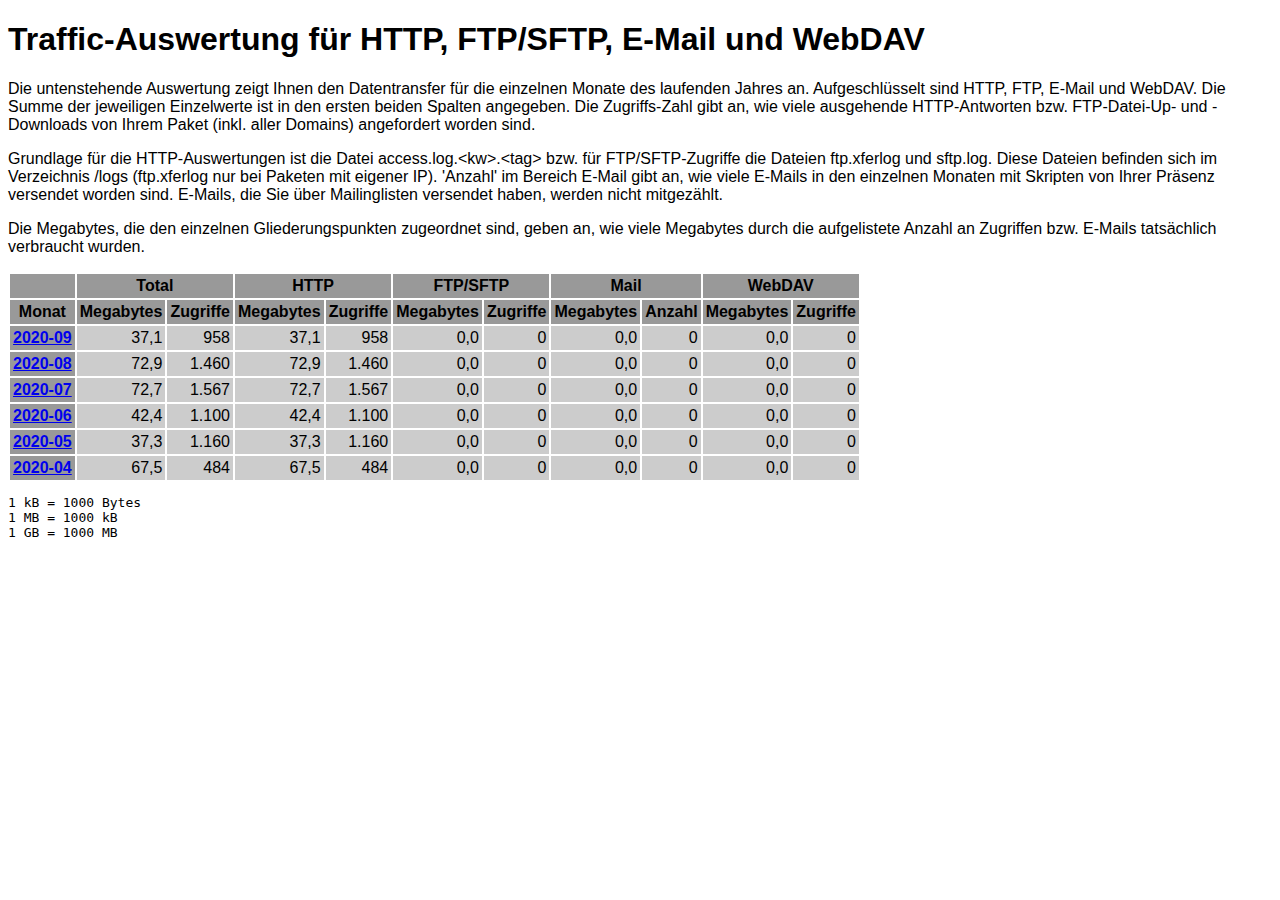
<file: logs/traffic.html/index.html>
<!DOCTYPE HTML PUBLIC "-//W3C//DTD HTML 4.01 Transitional//EN" "http://www.w3.org/TR/html4/loose.dtd">

<html>
<head>
<meta http-equiv="Content-Type" content="text/html; charset=utf-8">
<title>traffic.html</title>
<style type="text/css">
<!--
  em,h1,h2,h3,h4,h5,h6,form,input,br,hr,p,td,th,li,ul {
  font-family:Verdana,Arial,Helvetica,sans-serif; }

  td {color:#000000; background-color:#cccccc;}

  th {color:#000000; background-color:#999999;}
-->
</style>
</head>

<body bgcolor="#FFFFFF">


<!-- HEADER -->
<h1>Traffic-Auswertung f&uuml;r HTTP, FTP/SFTP, E-Mail und WebDAV</h1>
<p>
Die untenstehende Auswertung zeigt Ihnen den Datentransfer f&uuml;r die
einzelnen Monate des laufenden Jahres an. Aufgeschl&uuml;sselt sind HTTP,
FTP, E-Mail und WebDAV. Die Summe der jeweiligen Einzelwerte ist
in den ersten beiden Spalten angegeben. Die Zugriffs-Zahl gibt an, wie viele
ausgehende HTTP-Antworten bzw. FTP-Datei-Up- und -Downloads von Ihrem Paket
(inkl. aller Domains) angefordert worden sind.
</p>

<p>
Grundlage f&uuml;r die HTTP-Auswertungen ist die Datei
access.log.&lt;kw&gt;.&lt;tag&gt; bzw. f&uuml;r FTP/SFTP-Zugriffe die Dateien
ftp.xferlog und sftp.log. Diese Dateien befinden sich im Verzeichnis /logs
(ftp.xferlog nur bei Paketen mit eigener IP). 'Anzahl' im Bereich E-Mail gibt
an, wie viele E-Mails in den einzelnen Monaten mit Skripten von Ihrer
Pr&auml;senz versendet worden sind. E-Mails, die Sie &uuml;ber Mailinglisten
versendet haben, werden nicht mitgez&auml;hlt.
</p>

<p>
Die Megabytes, die den einzelnen Gliederungspunkten zugeordnet sind, geben an,
wie viele Megabytes durch die aufgelistete Anzahl an Zugriffen bzw. E-Mails
tats&auml;chlich verbraucht wurden.
</p>

<table border="0" cellspacing="2" cellpadding="3">
<thead>
<tr>
<th></th>
<th colspan="2">Total</th>
<th colspan="2">HTTP</th>
<th colspan="2">FTP/SFTP</th>
<th colspan="2">Mail</th>
<th colspan="2">WebDAV</th>
</tr>
</thead>
<tbody>
<tr>
<th>Monat</th>
<th>Megabytes</th><th>Zugriffe</th>
<th>Megabytes</th><th>Zugriffe</th>
<th>Megabytes</th><th>Zugriffe</th>
<th>Megabytes</th><th>Anzahl</th>
<th>Megabytes</th><th>Zugriffe</th>
</tr>
<tr><th><a href="09.html">2020-09</a></th>
<td align="right">37,1</td><td align="right" style="border-left:0px;">958</td>
<td align="right">37,1</td><td align="right" style="border-left:0px;">958</td>
<td align="right">0,0</td><td align="right" style="border-left:0px;">0</td>
<td align="right">0,0</td><td align="right" style="border-left:0px;">0</td>
<td align="right">0,0</td><td align="right" style="border-left:0px;">0</td>
</tr>
<!-- 2020-09 37.065 958 37.065 958 0.000 0 0.000 0 0.000 0 -->
<tr><th><a href="08.html">2020-08</a></th>
<td align="right">72,9</td><td align="right" style="border-left:0px;">1.460</td>
<td align="right">72,9</td><td align="right" style="border-left:0px;">1.460</td>
<td align="right">0,0</td><td align="right" style="border-left:0px;">0</td>
<td align="right">0,0</td><td align="right" style="border-left:0px;">0</td>
<td align="right">0,0</td><td align="right" style="border-left:0px;">0</td>
</tr>
<!-- 2020-08 72.883 1460 72.883 1460 0.000 0 0.000 0 0.000 0 -->
<tr><th><a href="07.html">2020-07</a></th>
<td align="right">72,7</td><td align="right" style="border-left:0px;">1.567</td>
<td align="right">72,7</td><td align="right" style="border-left:0px;">1.567</td>
<td align="right">0,0</td><td align="right" style="border-left:0px;">0</td>
<td align="right">0,0</td><td align="right" style="border-left:0px;">0</td>
<td align="right">0,0</td><td align="right" style="border-left:0px;">0</td>
</tr>
<!-- 2020-07 72.725 1567 72.725 1567 0.000 0 0.000 0 0.000 0 -->
<tr><th><a href="06.html">2020-06</a></th>
<td align="right">42,4</td><td align="right" style="border-left:0px;">1.100</td>
<td align="right">42,4</td><td align="right" style="border-left:0px;">1.100</td>
<td align="right">0,0</td><td align="right" style="border-left:0px;">0</td>
<td align="right">0,0</td><td align="right" style="border-left:0px;">0</td>
<td align="right">0,0</td><td align="right" style="border-left:0px;">0</td>
</tr>
<!-- 2020-06 42.416 1100 42.416 1100 0.000 0 0.000 0 0.000 0 -->
<tr><th><a href="05.html">2020-05</a></th>
<td align="right">37,3</td><td align="right" style="border-left:0px;">1.160</td>
<td align="right">37,3</td><td align="right" style="border-left:0px;">1.160</td>
<td align="right">0,0</td><td align="right" style="border-left:0px;">0</td>
<td align="right">0,0</td><td align="right" style="border-left:0px;">0</td>
<td align="right">0,0</td><td align="right" style="border-left:0px;">0</td>
</tr>
<!-- 2020-05 37.296 1160 37.296 1160 0.000 0 0.000 0 0.000 0 -->
<tr><th><a href="04.html">2020-04</a></th>
<td align="right">67,5</td><td align="right" style="border-left:0px;">484</td>
<td align="right">67,5</td><td align="right" style="border-left:0px;">484</td>
<td align="right">0,0</td><td align="right" style="border-left:0px;">0</td>
<td align="right">0,0</td><td align="right" style="border-left:0px;">0</td>
<td align="right">0,0</td><td align="right" style="border-left:0px;">0</td>
</tr>
<!-- 2020-04 67.499 484 67.499 484 0.000 0 0.000 0 0.000 0 -->
</tbody>
</table>

<!-- FOOTER -->
<pre>
1 kB = 1000 Bytes
1 MB = 1000 kB
1 GB = 1000 MB
</pre>


</body>
</html>
</file>
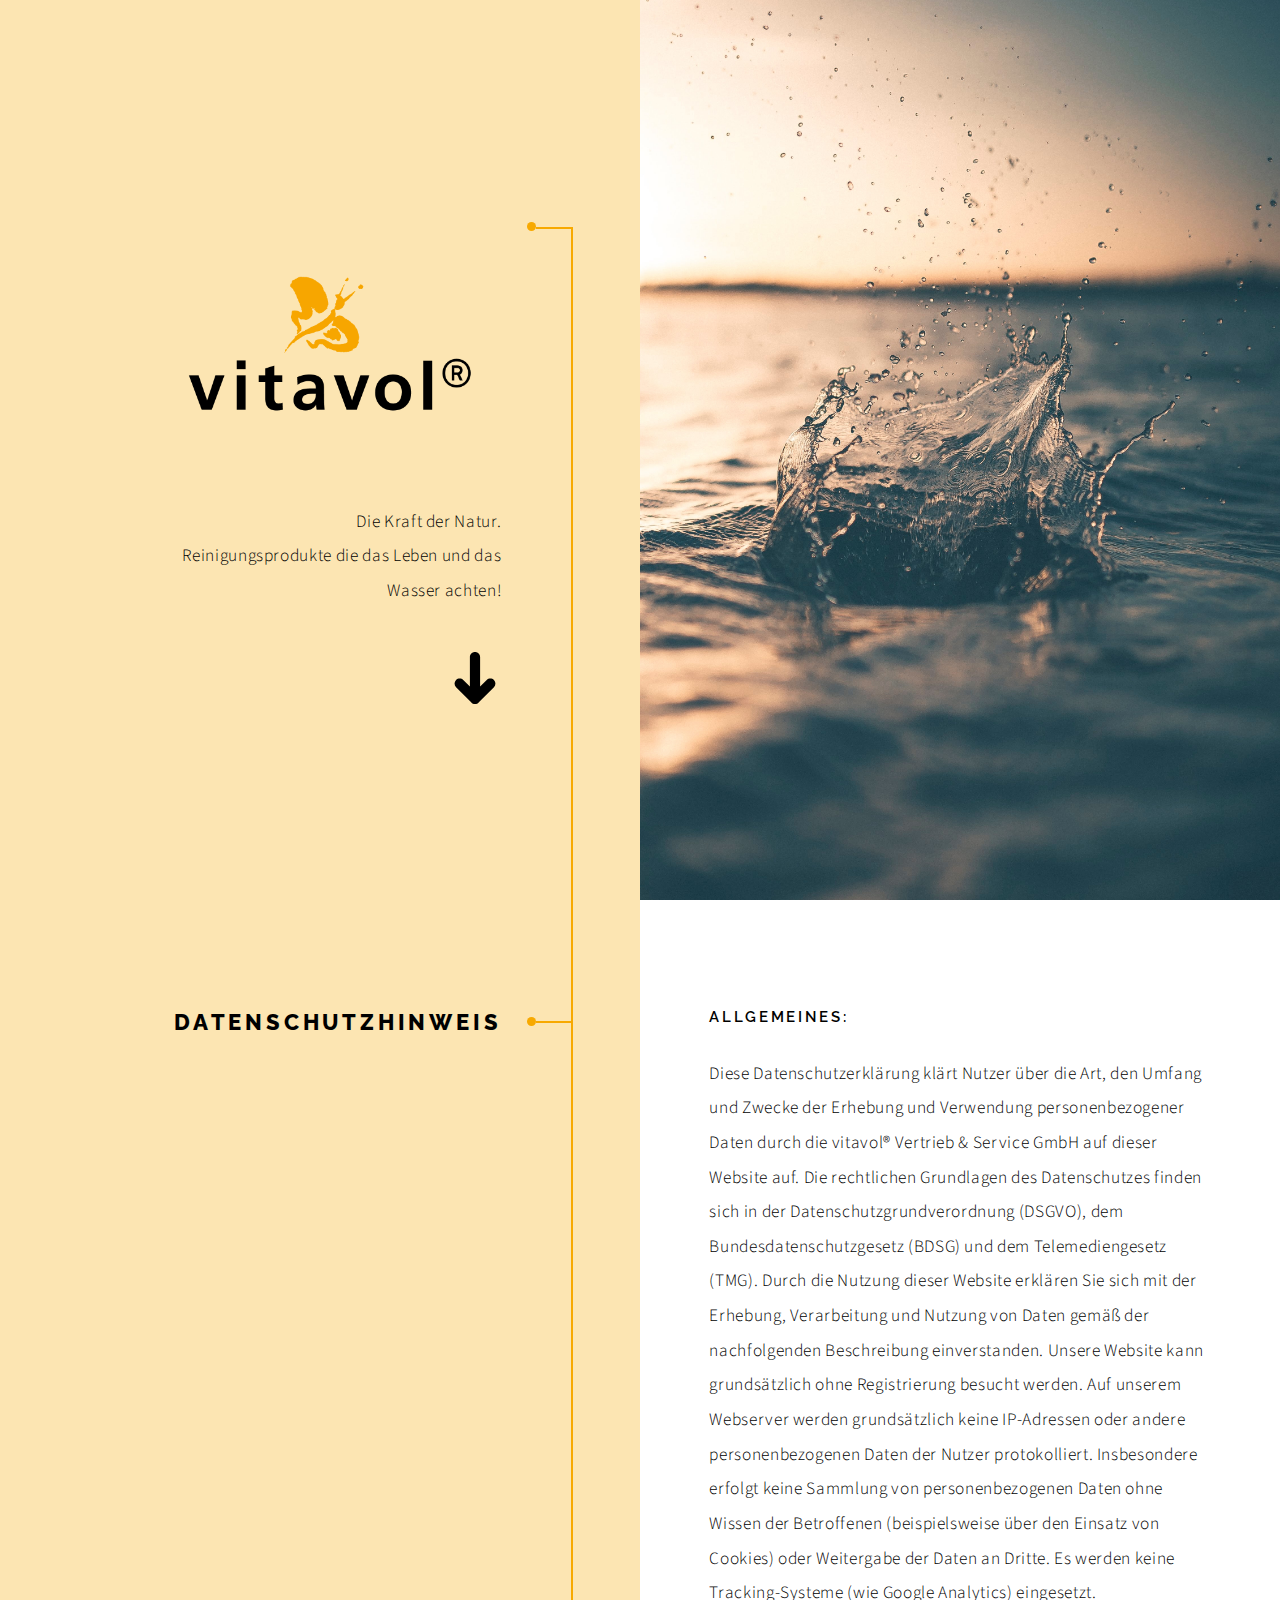
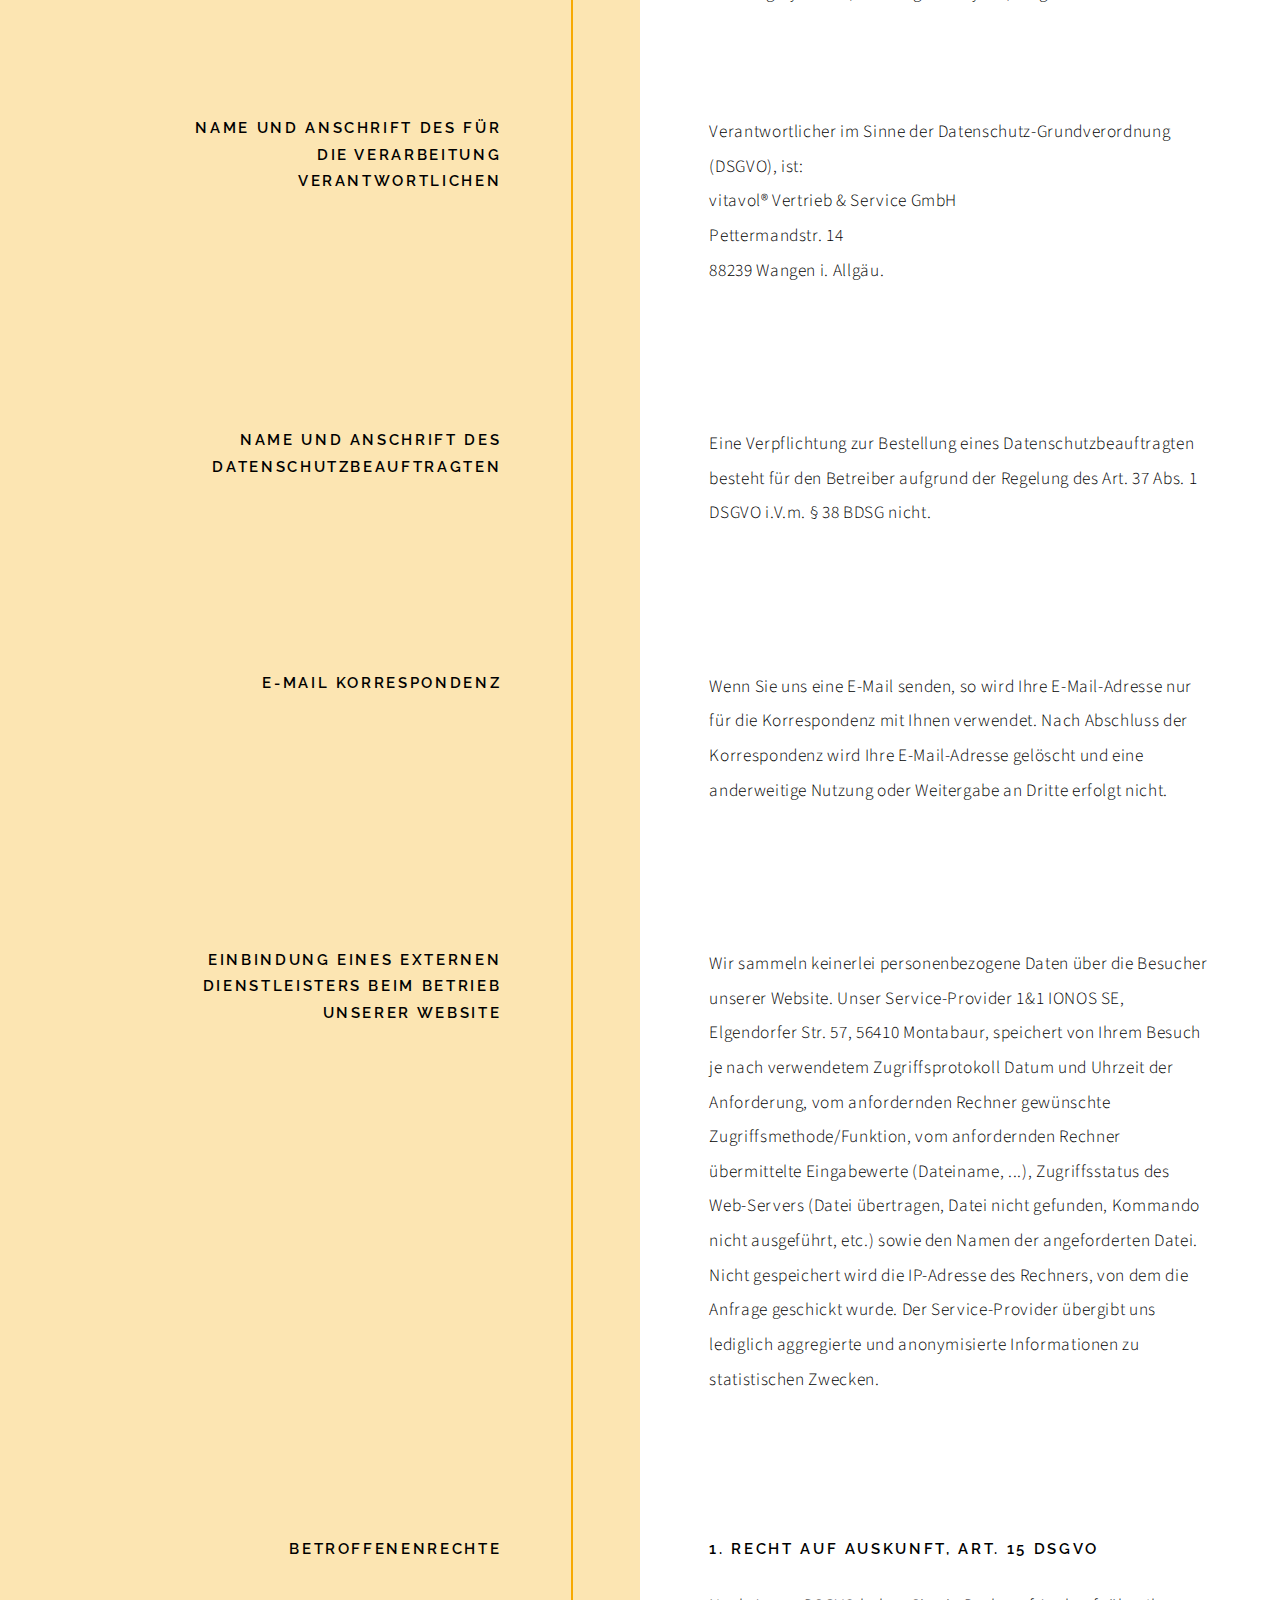
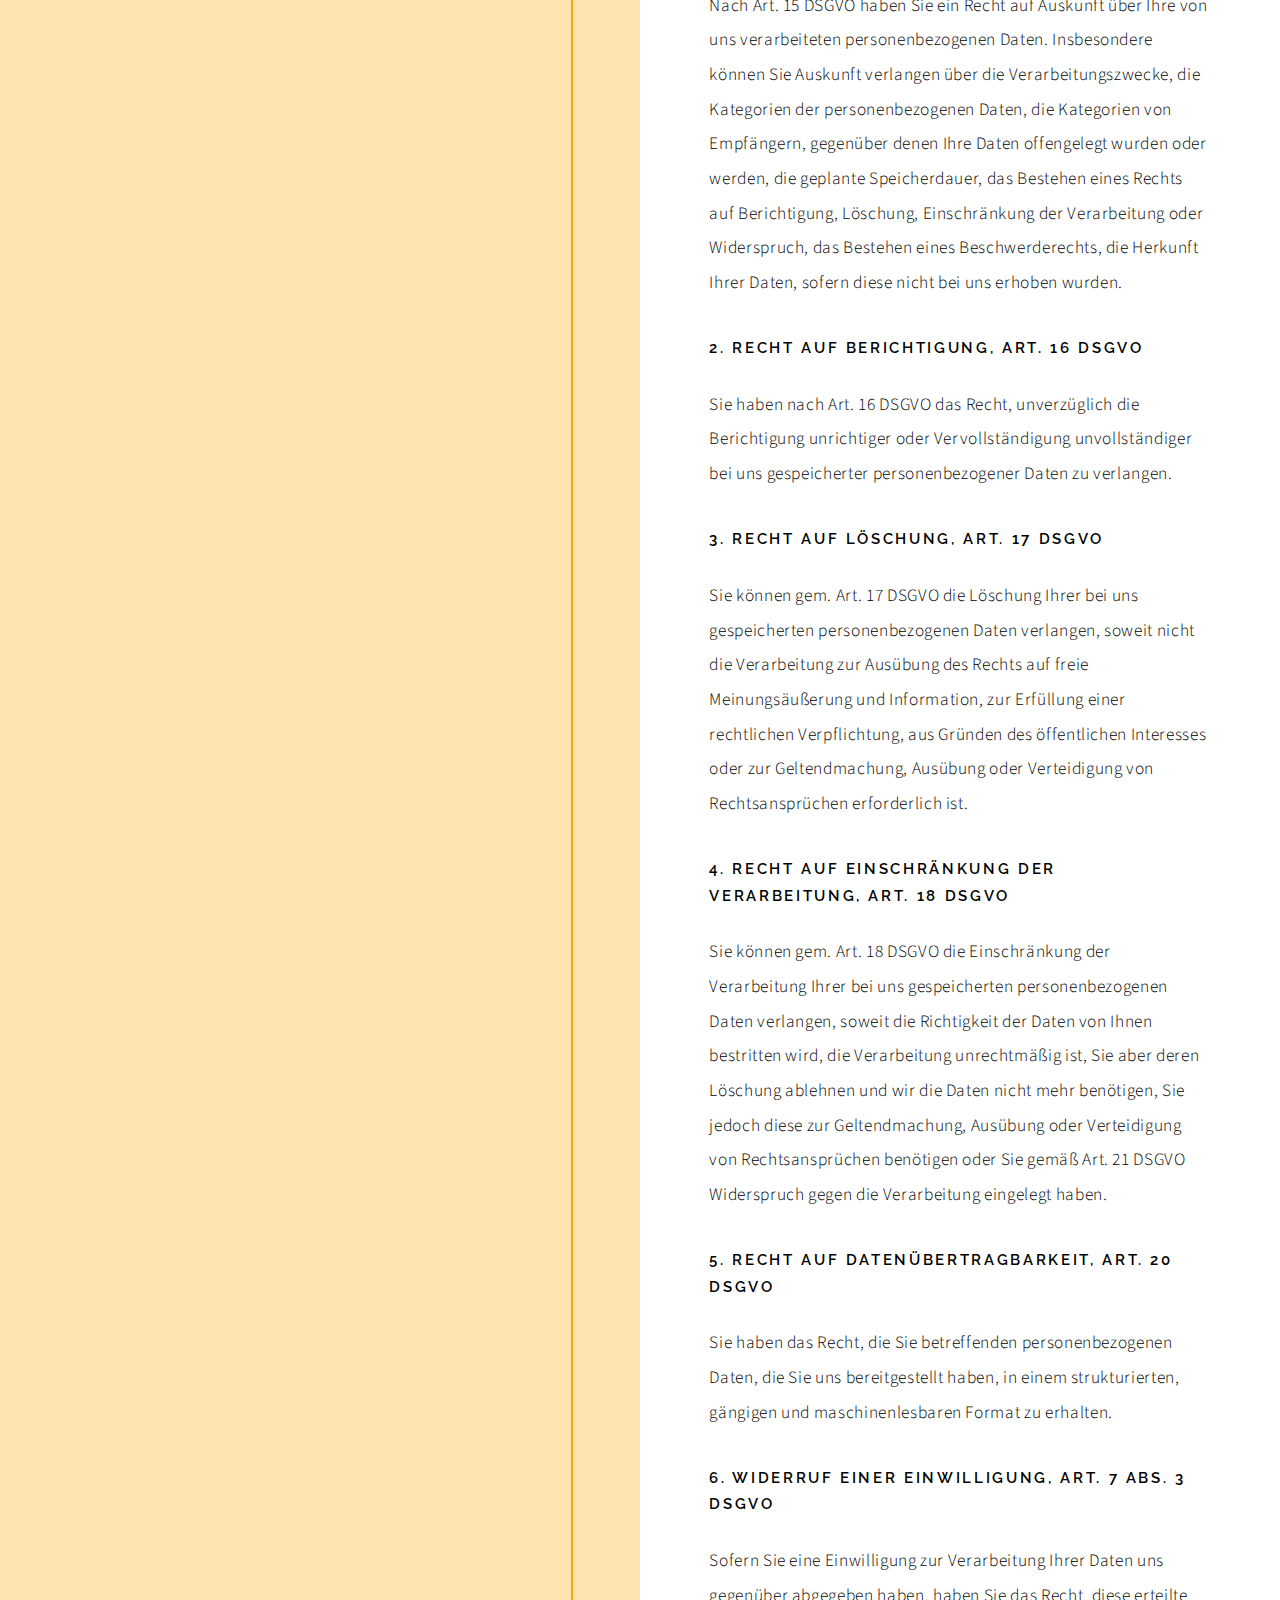
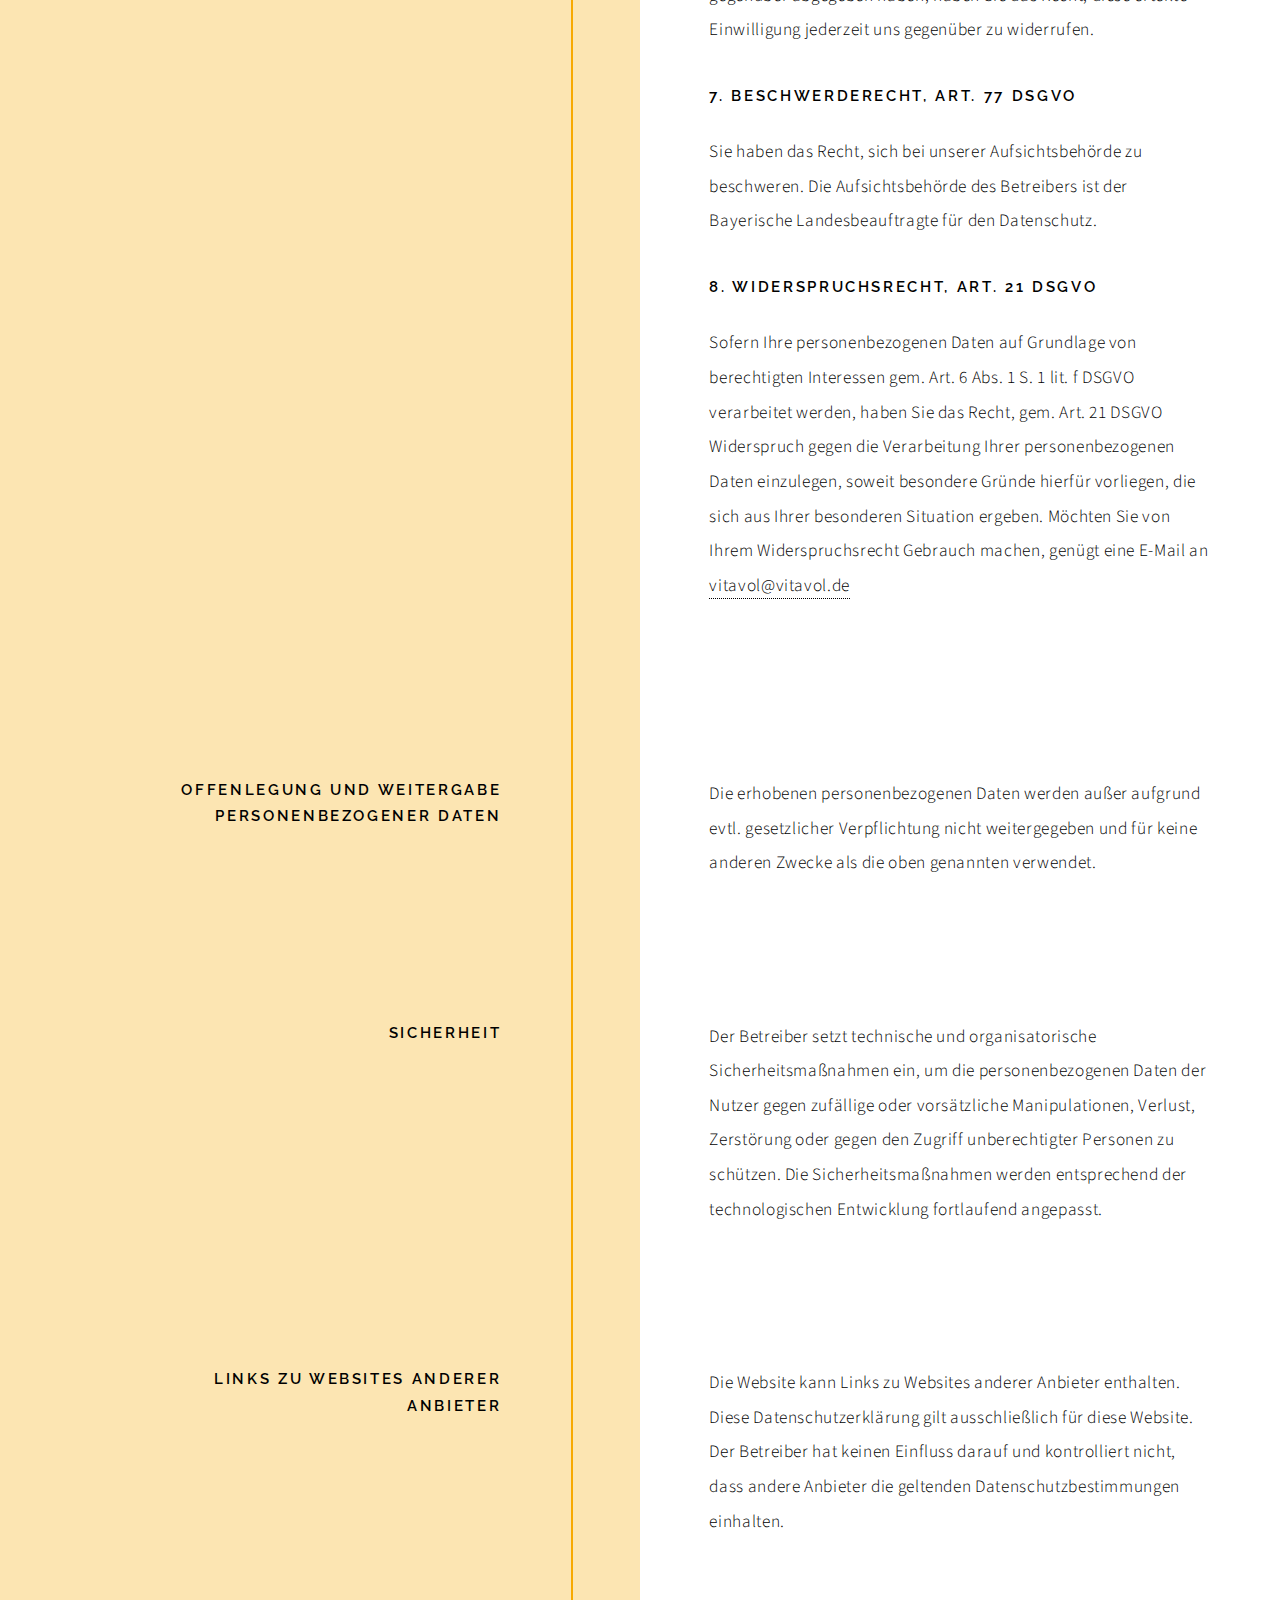
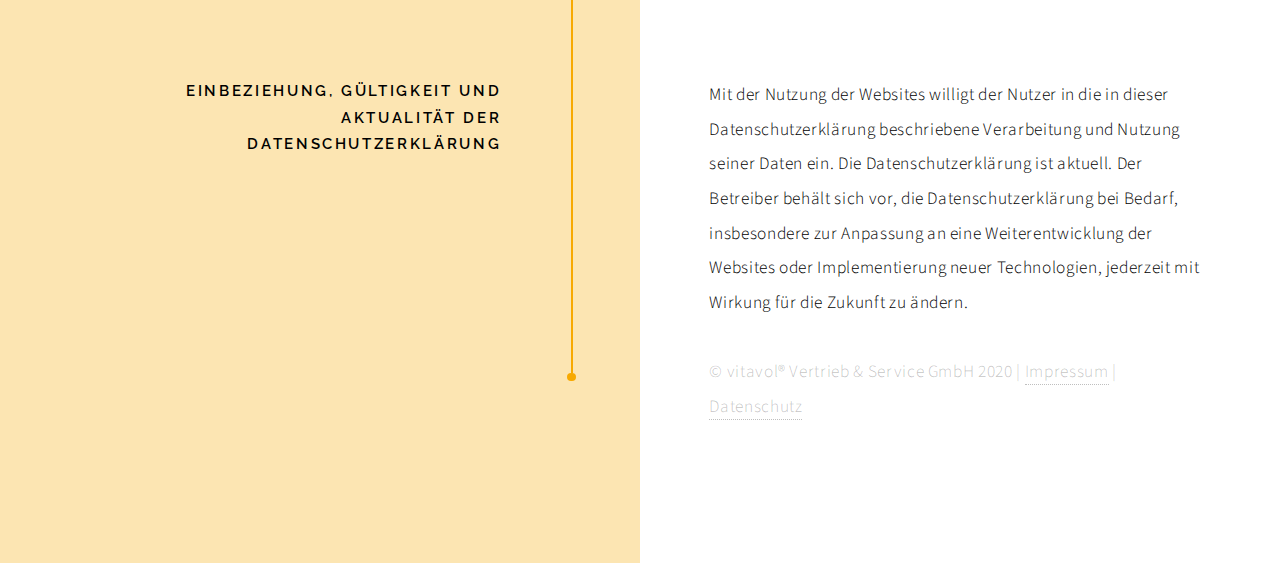
<file: datenschutz.html>
<!DOCTYPE HTML>
<!--
	Paradigm Shift by HTML5 UP
	html5up.net | @ajlkn
	Free for personal and commercial use under the CCA 3.0 license (html5up.net/license)
-->
<html>
	<head>
		<title>vitavol&reg; Vertrieb & Service GmbH</title>
		<meta charset="utf-8" />
		<meta name="google-site-verification" content="C_kHNZS7OoSBtna1u_K4cu70teMummW24LEHrl4rFaQ" />
		<meta name="viewport" content="width=device-width, initial-scale=1, user-scalable=no" />
		<meta name="description" content="" />
		<meta name="keywords" content="" />
		<link rel="stylesheet" href="assets/css/main.css" />
		<link rel="icon" type="image/png" href="images/logo.png">
	</head>
	<body class="is-preload">

		<!-- Wrapper -->
			<div id="wrapper">

				<!-- Intro -->
					<section class="intro">
						<header>
							<h1></h1>
							<img src="images/vitavol4c_R_2020_pos.png" width="80"/>
							<p>Die Kraft der Natur. <br>Reinigungsprodukte die das Leben und das Wasser achten!</p>
							<ul class="actions">
								<li><a href="#first" class="arrow scrolly"><span class="label">Next</span></a></li>
							</ul>
						</header>
						<div class="content">
							<span class="image fill" data-position="center"><img src="images/water5.jpg" alt="" /></span>
						</div>
					</section>

				<section id="first">
					<header>
						<h2>Datenschutzhinweis</h2>
					</header>
					<div class="content">
						<h3>Allgemeines:</h3>
						<p>Diese Datenschutzerkl&auml;rung kl&auml;rt Nutzer &uuml;ber die Art, den Umfang und Zwecke der Erhebung und Verwendung personenbezogener Daten durch die vitavol&reg; Vertrieb & Service GmbH auf dieser Website auf. Die rechtlichen Grundlagen des Datenschutzes finden sich in der Datenschutzgrundverordnung (DSGVO), dem Bundesdatenschutzgesetz (BDSG) und dem Telemediengesetz (TMG). Durch die Nutzung dieser Website erkl&auml;ren Sie sich mit der Erhebung, Verarbeitung und Nutzung von Daten gem&auml;ß der nachfolgenden Beschreibung einverstanden. Unsere Website kann grunds&auml;tzlich ohne Registrierung besucht werden. Auf unserem Webserver werden grunds&auml;tzlich keine IP-Adressen oder andere personenbezogenen Daten der Nutzer protokolliert. Insbesondere erfolgt keine Sammlung von personenbezogenen Daten ohne Wissen der Betroffenen (beispielsweise &uuml;ber den Einsatz von Cookies) oder Weitergabe der Daten an Dritte. Es werden keine Tracking-Systeme (wie Google Analytics) eingesetzt.</p>

						<section>
							<header>
								<h3>Name und Anschrift des f&uuml;r die Verarbeitung Verantwortlichen</h3>

							</header>
							<div class="content">
								<p>Verantwortlicher im Sinne der Datenschutz-Grundverordnung (DSGVO), ist: <br>
									vitavol&reg; Vertrieb & Service GmbH <br>
									Pettermandstr. 14 <br>
								  88239 Wangen i. Allg&auml;u.
								</p>
							</div>
						</section>

						<section>
							<header>
								<h3>Name und Anschrift des Datenschutzbeauftragten</h3>

							</header>
							<div class="content">
								<p>Eine Verpflichtung zur Bestellung eines Datenschutzbeauftragten besteht f&uuml;r den Betreiber aufgrund der Regelung des Art. 37 Abs. 1 DSGVO i.V.m. § 38 BDSG nicht.</p>
							</div>
						</section>

						<section>
							<header>
								<h3>E-Mail Korrespondenz</h3>
							</header>
							<div class="content">
								<p>Wenn Sie uns eine E-Mail senden, so wird Ihre E-Mail-Adresse nur f&uuml;r die Korrespondenz mit Ihnen verwendet. Nach Abschluss der Korrespondenz wird Ihre E-Mail-Adresse gel&ouml;scht und eine anderweitige Nutzung oder Weitergabe an Dritte erfolgt nicht.</p>
							</div>
						</section>

						<section>
							<header>
								<h3>Einbindung eines externen Dienstleisters beim Betrieb unserer Website</h3>
							</header>
							<div class="content">
								<p>Wir sammeln keinerlei personenbezogene Daten &uuml;ber die Besucher unserer Website. Unser Service-Provider 1&1 IONOS SE, Elgendorfer Str. 57, 56410 Montabaur, speichert von Ihrem Besuch je nach verwendetem Zugriffsprotokoll Datum und Uhrzeit der Anforderung, vom anfordernden Rechner gew&uuml;nschte Zugriffsmethode/Funktion, vom anfordernden Rechner &uuml;bermittelte Eingabewerte (Dateiname, ...), Zugriffsstatus des Web-Servers (Datei &uuml;bertragen, Datei nicht gefunden, Kommando nicht ausgef&uuml;hrt, etc.) sowie den Namen der angeforderten Datei. Nicht gespeichert wird die IP-Adresse des Rechners, von dem die Anfrage geschickt wurde. Der Service-Provider &uuml;bergibt uns lediglich aggregierte und anonymisierte Informationen zu statistischen Zwecken.</p>
							</div>
						</section>
					</div>
				</section>

				<section>
					<header>
						<h3>Betroffenenrechte</h3>
					</header>
					<div class="content">
								<h3>1. Recht auf Auskunft, Art. 15 DSGVO</h3>
								<p>Nach Art. 15 DSGVO haben Sie ein Recht auf Auskunft &uuml;ber Ihre von uns verarbeiteten personenbezogenen Daten. Insbesondere k&ouml;nnen Sie Auskunft verlangen &uuml;ber die Verarbeitungszwecke, die Kategorien der personenbezogenen Daten, die Kategorien von Empf&auml;ngern, gegen&uuml;ber denen Ihre Daten offengelegt wurden oder werden, die geplante Speicherdauer, das Bestehen eines Rechts auf Berichtigung, L&ouml;schung, Einschr&auml;nkung der Verarbeitung oder Widerspruch, das Bestehen eines Beschwerderechts, die Herkunft Ihrer Daten, sofern diese nicht bei uns erhoben wurden.</p>

								<h3>2. Recht auf Berichtigung, Art. 16 DSGVO</h3>
								<p>Sie haben nach Art. 16 DSGVO das Recht, unverz&uuml;glich die Berichtigung unrichtiger oder Vervollst&auml;ndigung unvollst&auml;ndiger bei uns gespeicherter personenbezogener Daten zu verlangen.</p>

								<h3>3. Recht auf L&ouml;schung, Art. 17 DSGVO</h3>
								<p>Sie k&ouml;nnen gem. Art. 17 DSGVO die L&ouml;schung Ihrer bei uns gespeicherten personenbezogenen Daten verlangen, soweit nicht die Verarbeitung zur Aus&uuml;bung des Rechts auf freie Meinungs&auml;ußerung und Information, zur Erf&uuml;llung einer rechtlichen Verpflichtung, aus Gr&uuml;nden des &ouml;ffentlichen Interesses oder zur Geltendmachung, Aus&uuml;bung oder Verteidigung von Rechtsanspr&uuml;chen erforderlich ist.</p>

								<h3>4. Recht auf Einschr&auml;nkung der Verarbeitung, Art. 18 DSGVO</h3>
								<p>Sie k&ouml;nnen gem. Art. 18 DSGVO die Einschr&auml;nkung der Verarbeitung Ihrer bei uns gespeicherten personenbezogenen Daten verlangen, soweit die Richtigkeit der Daten von Ihnen bestritten wird, die Verarbeitung unrechtm&auml;ßig ist, Sie aber deren L&ouml;schung ablehnen und wir die Daten nicht mehr ben&ouml;tigen, Sie jedoch diese zur Geltendmachung, Aus&uuml;bung oder Verteidigung von Rechtsanspr&uuml;chen ben&ouml;tigen oder Sie gem&auml;ß Art. 21 DSGVO Widerspruch gegen die Verarbeitung eingelegt haben.</p>

								<h3>5. Recht auf Daten&uuml;bertragbarkeit, Art. 20 DSGVO</h3>
								<p>Sie haben das Recht, die Sie betreffenden personenbezogenen Daten, die Sie uns bereitgestellt haben, in einem strukturierten, g&auml;ngigen und maschinenlesbaren Format zu erhalten.</p>

								<h3>6. Widerruf einer Einwilligung, Art. 7 Abs. 3 DSGVO</h3>
								<p>Sofern Sie eine Einwilligung zur Verarbeitung Ihrer Daten uns gegen&uuml;ber abgegeben haben, haben Sie das Recht, diese erteilte Einwilligung jederzeit uns gegen&uuml;ber zu widerrufen.</p>

								<h3>7. Beschwerderecht, Art. 77 DSGVO</h3>
								<p>Sie haben das Recht, sich bei unserer Aufsichtsbeh&ouml;rde zu beschweren. Die Aufsichtsbeh&ouml;rde des Betreibers ist der Bayerische Landesbeauftragte f&uuml;r den Datenschutz.</p>

								<h3>8. Widerspruchsrecht, Art. 21 DSGVO</h3>
								<p>Sofern Ihre personenbezogenen Daten auf Grundlage von berechtigten Interessen gem. Art. 6 Abs. 1 S. 1 lit. f DSGVO verarbeitet werden, haben Sie das Recht, gem. Art. 21 DSGVO Widerspruch gegen die Verarbeitung Ihrer personenbezogenen Daten einzulegen, soweit besondere Gr&uuml;nde hierf&uuml;r vorliegen, die sich aus Ihrer besonderen Situation ergeben. M&ouml;chten Sie von Ihrem Widerspruchsrecht Gebrauch machen, gen&uuml;gt eine E-Mail an <a href="mailto:vitavol@vitavol.de">vitavol@vitavol.de</a></p>

					</div>
				</section>

				<br>

					<section>
						<header>
							<h3>Offenlegung und Weitergabe personenbezogener Daten</h3>

						</header>
						<div class="content">
							<p>Die erhobenen personenbezogenen Daten werden außer aufgrund evtl. gesetzlicher Verpflichtung nicht weitergegeben und f&uuml;r keine anderen Zwecke als die oben genannten verwendet.</p>
						</div>
					</section>

					<section>
						<header>
							<h3>Sicherheit</h3>

						</header>
						<div class="content">
							<p>Der Betreiber setzt technische und organisatorische Sicherheitsmaßnahmen ein, um die personenbezogenen Daten der Nutzer gegen zuf&auml;llige oder vors&auml;tzliche Manipulationen, Verlust, Zerst&ouml;rung oder gegen den Zugriff unberechtigter Personen zu sch&uuml;tzen. Die Sicherheitsmaßnahmen werden entsprechend der technologischen Entwicklung fortlaufend angepasst.</p>
						</div>
					</section>

					<section>
						<header>
							<h3>Links zu Websites anderer Anbieter</h3>
						</header>
						<div class="content">
							<p>Die Website kann Links zu Websites anderer Anbieter enthalten. Diese Datenschutzerkl&auml;rung gilt ausschließlich f&uuml;r diese Website. Der Betreiber hat keinen Einfluss darauf und kontrolliert nicht, dass andere Anbieter die geltenden Datenschutzbestimmungen einhalten.</p>
						</div>
					</section>

					<section>
						<header>
							<h3>Einbeziehung, G&uuml;ltigkeit und Aktualit&auml;t der Datenschutzerkl&auml;rung</h3>
						</header>
						<div class="content">
							<p>Mit der Nutzung der Websites willigt der Nutzer in die in dieser Datenschutzerkl&auml;rung beschriebene Verarbeitung und Nutzung seiner Daten ein. Die Datenschutzerkl&auml;rung ist aktuell. Der Betreiber beh&auml;lt sich vor, die Datenschutzerkl&auml;rung bei Bedarf, insbesondere zur Anpassung an eine Weiterentwicklung der Websites oder Implementierung neuer Technologien, jederzeit mit Wirkung f&uuml;r die Zukunft zu &auml;ndern.</p>
						</div>
					</section>
				
					
					<div class="copyright">&copy; vitavol&reg; Vertrieb & Service GmbH 2020 | <a target="_blank" href="impressum.html#first">Impressum</a>  | <a target="_blank" href="datenschutz.html#first">Datenschutz</a></div>
					
				
			</div>

		<!-- Scripts -->
			<script src="assets/js/jquery.min.js"></script>
			<script src="assets/js/jquery.scrolly.min.js"></script>
			<script src="assets/js/browser.min.js"></script>
			<script src="assets/js/breakpoints.min.js"></script>
			<script src="assets/js/util.js"></script>
			<script src="assets/js/main.js"></script>

	</body>
</html>
</file>
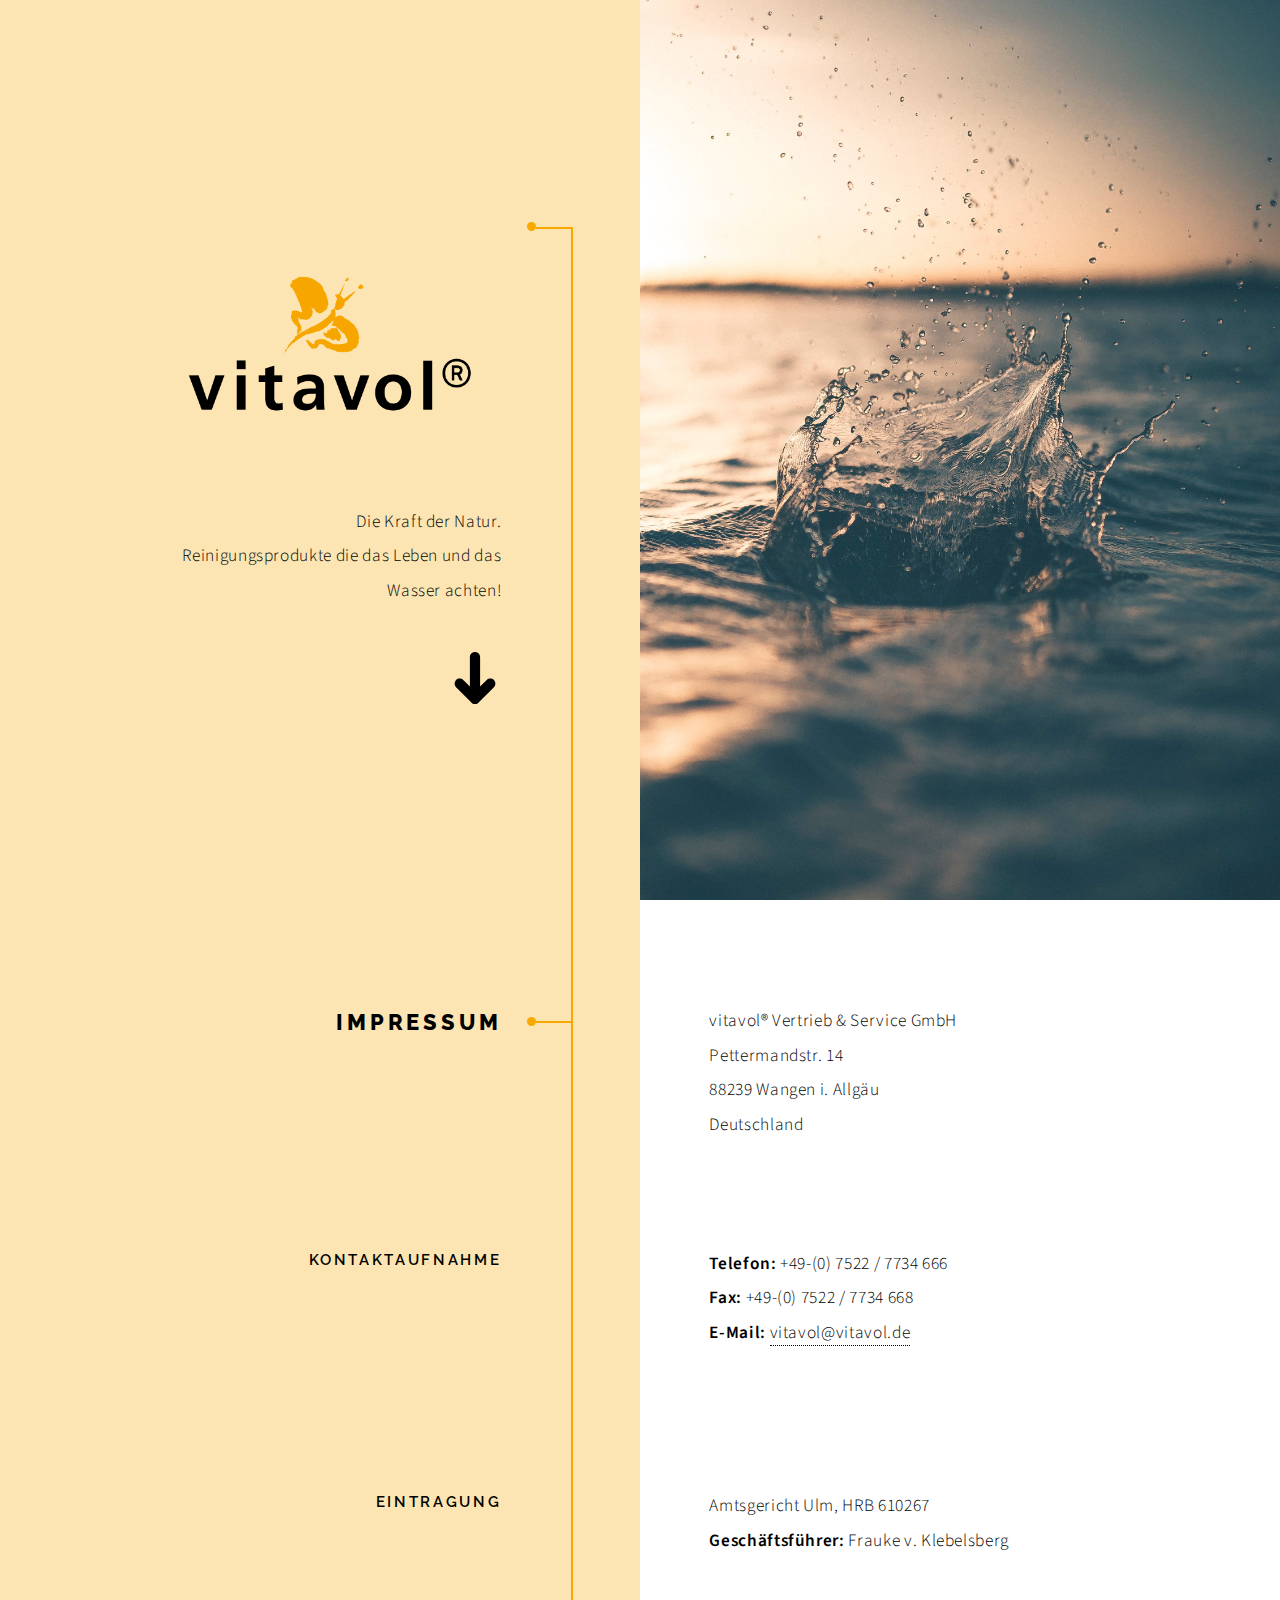
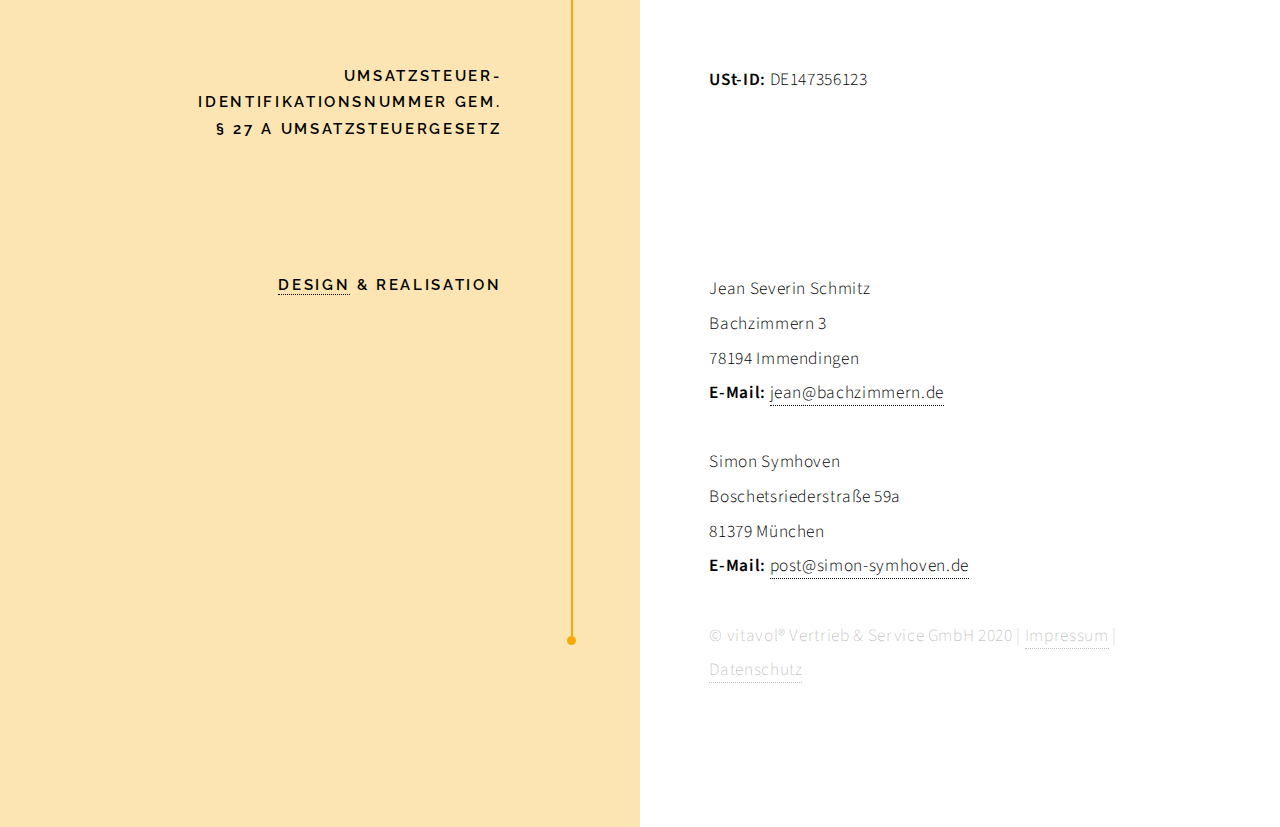
<file: impressum.html>
<!DOCTYPE HTML>
<!--
	Paradigm Shift by HTML5 UP
	html5up.net | @ajlkn
	Free for personal and commercial use under the CCA 3.0 license (html5up.net/license)
-->
<html>
	<head>
		<title>vitavol&reg; Vertrieb & Service GmbH</title>
		<meta charset="utf-8" />
		<meta name="google-site-verification" content="C_kHNZS7OoSBtna1u_K4cu70teMummW24LEHrl4rFaQ" />
		<meta name="viewport" content="width=device-width, initial-scale=1, user-scalable=no" />
		<meta name="description" content="" />
		<meta name="keywords" content="" />
		<link rel="stylesheet" href="assets/css/main.css" />
		<link rel="icon" type="image/png" href="images/logo.png">
	</head>
	<body class="is-preload">

		<!-- Wrapper -->
			<div id="wrapper">

				<!-- Intro -->
					<section class="intro">
						<header>
						    <h1></h1>
							<img src="images/vitavol4c_R_2020_pos.png" width="80"/>
							<p>Die Kraft der Natur. <br>Reinigungsprodukte die das Leben und das Wasser achten!</p>
							<ul class="actions">
								<li><a href="#first" class="arrow scrolly"><span class="label">Next</span></a></li>
							</ul>
						</header>
						<div class="content">
							<span class="image fill" data-position="center"><img src="images/water5.jpg" alt="" /></span>
						</div>
					</section>



				<!-- Section -->
				<section id="first">
					<header>
						<h2>Impressum</h2>
					</header>
					<div class="content">
						<p>vitavol&reg; Vertrieb & Service GmbH <br>
							 Pettermandstr. 14 <br>
							 88239 Wangen i. Allg&auml;u <br>
							 Deutschland
						 </p>

						<section>
							<header>
								<h3>Kontaktaufnahme</h3>

							</header>
							<div class="content">
								<p><strong>Telefon:</strong> +49-(0) 7522 / 7734 666 <br>
									<strong>Fax:</strong> +49-(0) 7522 / 7734 668 <br>
									<strong>E-Mail:</strong> <a href="mailto:vitavol@vitavol.de">vitavol@vitavol.de</a></p>
							</div>
						</section>
					</div>
				</section>

				<section>
					<header>
						<h3>Eintragung</h2>
					</header>
					<div class="content">
						<p>Amtsgericht Ulm, HRB 610267 <br>
						<strong>Gesch&auml;ftsf&uuml;hrer:</strong> Frauke v. Klebelsberg</p>

						<!-- Section -->
						<section>
							<header>
								<h3>Umsatzsteuer-Identifikationsnummer gem. § 27 a Umsatzsteuergesetz</h3>
							</header>
							<div class="content">
								<p><strong>USt-ID:</strong> DE147356123</p>
							</div>
						</section>
					</div>
				</section>

				<section>
					<header>
						<h3><a href="https://html5up.net">Design</a> & Realisation</h3>
					</header>
					<div class="content">
						<p>Jean Severin Schmitz <br>
							Bachzimmern 3 <br>
							78194 Immendingen <br>
							<strong>E-Mail:</strong> <a href="mailto:jean@bachzimmern.de">jean@bachzimmern.de</a></p>

							<p>Simon Symhoven<br>
								Boschetsriederstraße 59a <br>
								81379 M&uuml;nchen <br>
								<strong>E-Mail:</strong> <a href="mailto:post@simon-symhoven.de">post@simon-symhoven.de</a></p>

					</div>
				</section>
 
					<div class="copyright">&copy; vitavol&reg; Vertrieb & Service GmbH 2020 | <a target="_blank" href="impressum.html#first">Impressum</a>  | <a target="_blank" href="datenschutz.html#first">Datenschutz</a></div>
				
			</div>

		<!-- Scripts -->
			<script src="assets/js/jquery.min.js"></script>
			<script src="assets/js/jquery.scrolly.min.js"></script>
			<script src="assets/js/browser.min.js"></script>
			<script src="assets/js/breakpoints.min.js"></script>
			<script src="assets/js/util.js"></script>
			<script src="assets/js/main.js"></script>

	</body>
</html>
</file>
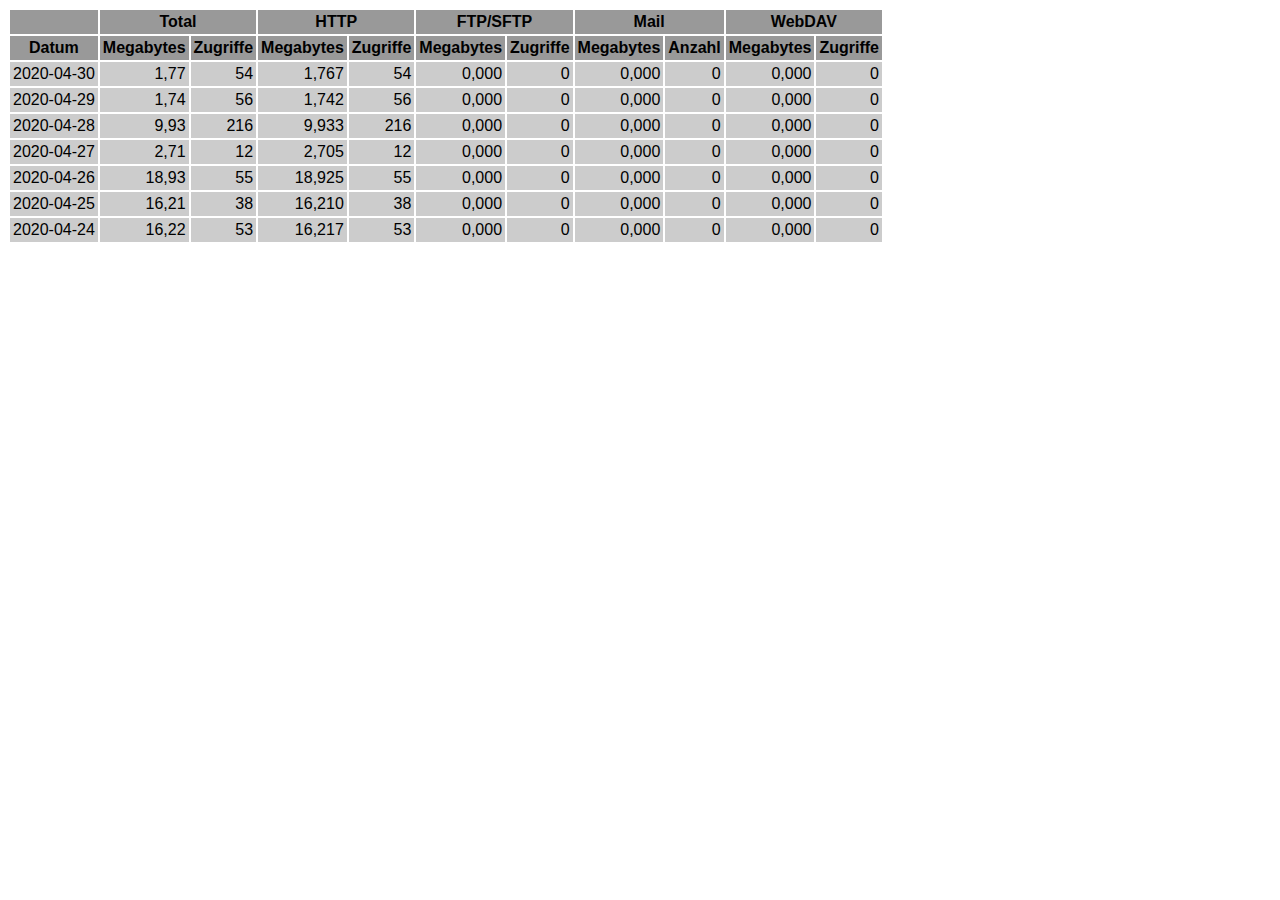
<file: logs/traffic.html/04.html>
<!DOCTYPE HTML PUBLIC "-//W3C//DTD HTML 4.01 Transitional//EN" "http://www.w3.org/TR/html4/loose.dtd">

<html>
<head>
<meta http-equiv="Content-Type" content="text/html; charset=utf-8">
<title>traffic.html</title>
<style type="text/css">
<!--
  em,h1,h2,h3,h4,h5,h6,form,input,br,hr,p,td,th,li,ul {
  font-family:Verdana,Arial,Helvetica,sans-serif; }

  td {color:#000000; background-color:#cccccc;}

  th {color:#000000; background-color:#999999;}
-->
</style>
</head>

<body bgcolor="#FFFFFF">

<table border="0" cellspacing="2" cellpadding="3">
<thead>
<tr>
<th></th>
<th colspan="2">Total</th>
<th colspan="2">HTTP</th>
<th colspan="2">FTP/SFTP</th>
<th colspan="2">Mail</th>
<th colspan="2">WebDAV</th>
</tr>
</thead>
<tbody>
<tr>
<th align="center">Datum</th>
<th>Megabytes</th><th>Zugriffe</th>
<th>Megabytes</th><th>Zugriffe</th>
<th>Megabytes</th><th>Zugriffe</th>
<th>Megabytes</th><th>Anzahl</th>
<th>Megabytes</th><th>Zugriffe</th>
</tr>
<tr>
<td>2020-04-30</td>
<td align="right">1,77</td><td align="right">54</td>
<td align=right>1,767</td><td align=right>54</td>
<td align=right>0,000</td><td align=right>0</td>
<td align=right>0,000</td><td align=right>0</td>
<td align=right>0,000</td><td align=right>0</td>
</tr>
<!-- 2020-04-30 1.767 54 1.767 54 0.000 0 0.000 0 0.000 0 -->
<tr>
<td>2020-04-29</td>
<td align="right">1,74</td><td align="right">56</td>
<td align=right>1,742</td><td align=right>56</td>
<td align=right>0,000</td><td align=right>0</td>
<td align=right>0,000</td><td align=right>0</td>
<td align=right>0,000</td><td align=right>0</td>
</tr>
<!-- 2020-04-29 1.742 56 1.742 56 0.000 0 0.000 0 0.000 0 -->
<tr>
<td>2020-04-28</td>
<td align="right">9,93</td><td align="right">216</td>
<td align=right>9,933</td><td align=right>216</td>
<td align=right>0,000</td><td align=right>0</td>
<td align=right>0,000</td><td align=right>0</td>
<td align=right>0,000</td><td align=right>0</td>
</tr>
<!-- 2020-04-28 9.933 216 9.933 216 0.000 0 0.000 0 0.000 0 -->
<tr>
<td>2020-04-27</td>
<td align="right">2,71</td><td align="right">12</td>
<td align=right>2,705</td><td align=right>12</td>
<td align=right>0,000</td><td align=right>0</td>
<td align=right>0,000</td><td align=right>0</td>
<td align=right>0,000</td><td align=right>0</td>
</tr>
<!-- 2020-04-27 2.705 12 2.705 12 0.000 0 0.000 0 0.000 0 -->
<tr>
<td>2020-04-26</td>
<td align="right">18,93</td><td align="right">55</td>
<td align=right>18,925</td><td align=right>55</td>
<td align=right>0,000</td><td align=right>0</td>
<td align=right>0,000</td><td align=right>0</td>
<td align=right>0,000</td><td align=right>0</td>
</tr>
<!-- 2020-04-26 18.925 55 18.925 55 0.000 0 0.000 0 0.000 0 -->
<tr>
<td>2020-04-25</td>
<td align="right">16,21</td><td align="right">38</td>
<td align=right>16,210</td><td align=right>38</td>
<td align=right>0,000</td><td align=right>0</td>
<td align=right>0,000</td><td align=right>0</td>
<td align=right>0,000</td><td align=right>0</td>
</tr>
<!-- 2020-04-25 16.210 38 16.210 38 0.000 0 0.000 0 0.000 0 -->
<tr>
<td>2020-04-24</td>
<td align="right">16,22</td><td align="right">53</td>
<td align=right>16,217</td><td align=right>53</td>
<td align=right>0,000</td><td align=right>0</td>
<td align=right>0,000</td><td align=right>0</td>
<td align=right>0,000</td><td align=right>0</td>
</tr>
<!-- 2020-04-24 16.217 53 16.217 53 0.000 0 0.000 0 0.000 0 -->
</tbody>
</table>

</body>
</html>
</file>
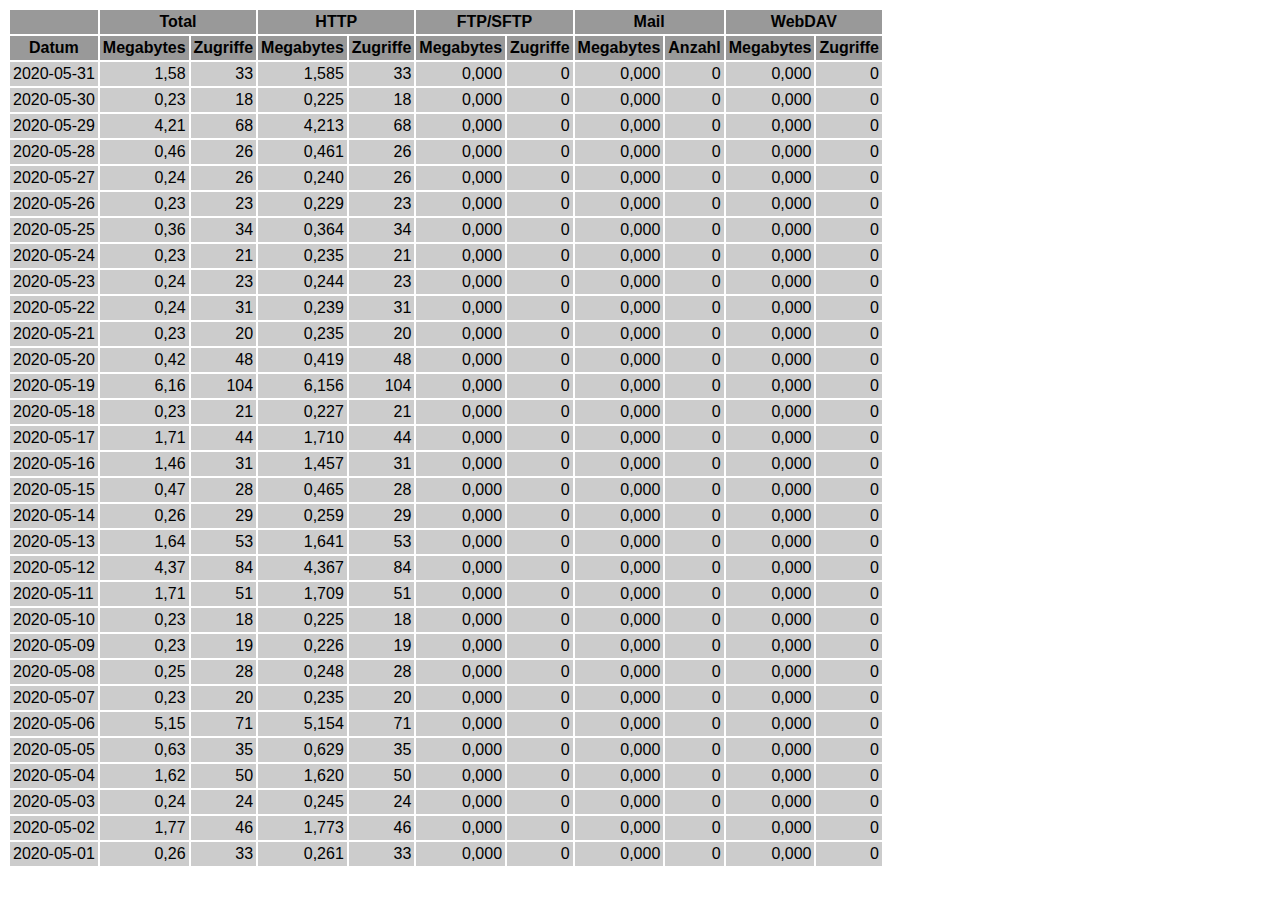
<file: logs/traffic.html/05.html>
<!DOCTYPE HTML PUBLIC "-//W3C//DTD HTML 4.01 Transitional//EN" "http://www.w3.org/TR/html4/loose.dtd">

<html>
<head>
<meta http-equiv="Content-Type" content="text/html; charset=utf-8">
<title>traffic.html</title>
<style type="text/css">
<!--
  em,h1,h2,h3,h4,h5,h6,form,input,br,hr,p,td,th,li,ul {
  font-family:Verdana,Arial,Helvetica,sans-serif; }

  td {color:#000000; background-color:#cccccc;}

  th {color:#000000; background-color:#999999;}
-->
</style>
</head>

<body bgcolor="#FFFFFF">

<table border="0" cellspacing="2" cellpadding="3">
<thead>
<tr>
<th></th>
<th colspan="2">Total</th>
<th colspan="2">HTTP</th>
<th colspan="2">FTP/SFTP</th>
<th colspan="2">Mail</th>
<th colspan="2">WebDAV</th>
</tr>
</thead>
<tbody>
<tr>
<th align="center">Datum</th>
<th>Megabytes</th><th>Zugriffe</th>
<th>Megabytes</th><th>Zugriffe</th>
<th>Megabytes</th><th>Zugriffe</th>
<th>Megabytes</th><th>Anzahl</th>
<th>Megabytes</th><th>Zugriffe</th>
</tr>
<tr>
<td>2020-05-31</td>
<td align="right">1,58</td><td align="right">33</td>
<td align=right>1,585</td><td align=right>33</td>
<td align=right>0,000</td><td align=right>0</td>
<td align=right>0,000</td><td align=right>0</td>
<td align=right>0,000</td><td align=right>0</td>
</tr>
<!-- 2020-05-31 1.585 33 1.585 33 0.000 0 0.000 0 0.000 0 -->
<tr>
<td>2020-05-30</td>
<td align="right">0,23</td><td align="right">18</td>
<td align=right>0,225</td><td align=right>18</td>
<td align=right>0,000</td><td align=right>0</td>
<td align=right>0,000</td><td align=right>0</td>
<td align=right>0,000</td><td align=right>0</td>
</tr>
<!-- 2020-05-30 0.225 18 0.225 18 0.000 0 0.000 0 0.000 0 -->
<tr>
<td>2020-05-29</td>
<td align="right">4,21</td><td align="right">68</td>
<td align=right>4,213</td><td align=right>68</td>
<td align=right>0,000</td><td align=right>0</td>
<td align=right>0,000</td><td align=right>0</td>
<td align=right>0,000</td><td align=right>0</td>
</tr>
<!-- 2020-05-29 4.213 68 4.213 68 0.000 0 0.000 0 0.000 0 -->
<tr>
<td>2020-05-28</td>
<td align="right">0,46</td><td align="right">26</td>
<td align=right>0,461</td><td align=right>26</td>
<td align=right>0,000</td><td align=right>0</td>
<td align=right>0,000</td><td align=right>0</td>
<td align=right>0,000</td><td align=right>0</td>
</tr>
<!-- 2020-05-28 0.461 26 0.461 26 0.000 0 0.000 0 0.000 0 -->
<tr>
<td>2020-05-27</td>
<td align="right">0,24</td><td align="right">26</td>
<td align=right>0,240</td><td align=right>26</td>
<td align=right>0,000</td><td align=right>0</td>
<td align=right>0,000</td><td align=right>0</td>
<td align=right>0,000</td><td align=right>0</td>
</tr>
<!-- 2020-05-27 0.240 26 0.240 26 0.000 0 0.000 0 0.000 0 -->
<tr>
<td>2020-05-26</td>
<td align="right">0,23</td><td align="right">23</td>
<td align=right>0,229</td><td align=right>23</td>
<td align=right>0,000</td><td align=right>0</td>
<td align=right>0,000</td><td align=right>0</td>
<td align=right>0,000</td><td align=right>0</td>
</tr>
<!-- 2020-05-26 0.229 23 0.229 23 0.000 0 0.000 0 0.000 0 -->
<tr>
<td>2020-05-25</td>
<td align="right">0,36</td><td align="right">34</td>
<td align=right>0,364</td><td align=right>34</td>
<td align=right>0,000</td><td align=right>0</td>
<td align=right>0,000</td><td align=right>0</td>
<td align=right>0,000</td><td align=right>0</td>
</tr>
<!-- 2020-05-25 0.364 34 0.364 34 0.000 0 0.000 0 0.000 0 -->
<tr>
<td>2020-05-24</td>
<td align="right">0,23</td><td align="right">21</td>
<td align=right>0,235</td><td align=right>21</td>
<td align=right>0,000</td><td align=right>0</td>
<td align=right>0,000</td><td align=right>0</td>
<td align=right>0,000</td><td align=right>0</td>
</tr>
<!-- 2020-05-24 0.235 21 0.235 21 0.000 0 0.000 0 0.000 0 -->
<tr>
<td>2020-05-23</td>
<td align="right">0,24</td><td align="right">23</td>
<td align=right>0,244</td><td align=right>23</td>
<td align=right>0,000</td><td align=right>0</td>
<td align=right>0,000</td><td align=right>0</td>
<td align=right>0,000</td><td align=right>0</td>
</tr>
<!-- 2020-05-23 0.244 23 0.244 23 0.000 0 0.000 0 0.000 0 -->
<tr>
<td>2020-05-22</td>
<td align="right">0,24</td><td align="right">31</td>
<td align=right>0,239</td><td align=right>31</td>
<td align=right>0,000</td><td align=right>0</td>
<td align=right>0,000</td><td align=right>0</td>
<td align=right>0,000</td><td align=right>0</td>
</tr>
<!-- 2020-05-22 0.239 31 0.239 31 0.000 0 0.000 0 0.000 0 -->
<tr>
<td>2020-05-21</td>
<td align="right">0,23</td><td align="right">20</td>
<td align=right>0,235</td><td align=right>20</td>
<td align=right>0,000</td><td align=right>0</td>
<td align=right>0,000</td><td align=right>0</td>
<td align=right>0,000</td><td align=right>0</td>
</tr>
<!-- 2020-05-21 0.235 20 0.235 20 0.000 0 0.000 0 0.000 0 -->
<tr>
<td>2020-05-20</td>
<td align="right">0,42</td><td align="right">48</td>
<td align=right>0,419</td><td align=right>48</td>
<td align=right>0,000</td><td align=right>0</td>
<td align=right>0,000</td><td align=right>0</td>
<td align=right>0,000</td><td align=right>0</td>
</tr>
<!-- 2020-05-20 0.419 48 0.419 48 0.000 0 0.000 0 0.000 0 -->
<tr>
<td>2020-05-19</td>
<td align="right">6,16</td><td align="right">104</td>
<td align=right>6,156</td><td align=right>104</td>
<td align=right>0,000</td><td align=right>0</td>
<td align=right>0,000</td><td align=right>0</td>
<td align=right>0,000</td><td align=right>0</td>
</tr>
<!-- 2020-05-19 6.156 104 6.156 104 0.000 0 0.000 0 0.000 0 -->
<tr>
<td>2020-05-18</td>
<td align="right">0,23</td><td align="right">21</td>
<td align=right>0,227</td><td align=right>21</td>
<td align=right>0,000</td><td align=right>0</td>
<td align=right>0,000</td><td align=right>0</td>
<td align=right>0,000</td><td align=right>0</td>
</tr>
<!-- 2020-05-18 0.227 21 0.227 21 0.000 0 0.000 0 0.000 0 -->
<tr>
<td>2020-05-17</td>
<td align="right">1,71</td><td align="right">44</td>
<td align=right>1,710</td><td align=right>44</td>
<td align=right>0,000</td><td align=right>0</td>
<td align=right>0,000</td><td align=right>0</td>
<td align=right>0,000</td><td align=right>0</td>
</tr>
<!-- 2020-05-17 1.710 44 1.710 44 0.000 0 0.000 0 0.000 0 -->
<tr>
<td>2020-05-16</td>
<td align="right">1,46</td><td align="right">31</td>
<td align=right>1,457</td><td align=right>31</td>
<td align=right>0,000</td><td align=right>0</td>
<td align=right>0,000</td><td align=right>0</td>
<td align=right>0,000</td><td align=right>0</td>
</tr>
<!-- 2020-05-16 1.457 31 1.457 31 0.000 0 0.000 0 0.000 0 -->
<tr>
<td>2020-05-15</td>
<td align="right">0,47</td><td align="right">28</td>
<td align=right>0,465</td><td align=right>28</td>
<td align=right>0,000</td><td align=right>0</td>
<td align=right>0,000</td><td align=right>0</td>
<td align=right>0,000</td><td align=right>0</td>
</tr>
<!-- 2020-05-15 0.465 28 0.465 28 0.000 0 0.000 0 0.000 0 -->
<tr>
<td>2020-05-14</td>
<td align="right">0,26</td><td align="right">29</td>
<td align=right>0,259</td><td align=right>29</td>
<td align=right>0,000</td><td align=right>0</td>
<td align=right>0,000</td><td align=right>0</td>
<td align=right>0,000</td><td align=right>0</td>
</tr>
<!-- 2020-05-14 0.259 29 0.259 29 0.000 0 0.000 0 0.000 0 -->
<tr>
<td>2020-05-13</td>
<td align="right">1,64</td><td align="right">53</td>
<td align=right>1,641</td><td align=right>53</td>
<td align=right>0,000</td><td align=right>0</td>
<td align=right>0,000</td><td align=right>0</td>
<td align=right>0,000</td><td align=right>0</td>
</tr>
<!-- 2020-05-13 1.641 53 1.641 53 0.000 0 0.000 0 0.000 0 -->
<tr>
<td>2020-05-12</td>
<td align="right">4,37</td><td align="right">84</td>
<td align=right>4,367</td><td align=right>84</td>
<td align=right>0,000</td><td align=right>0</td>
<td align=right>0,000</td><td align=right>0</td>
<td align=right>0,000</td><td align=right>0</td>
</tr>
<!-- 2020-05-12 4.367 84 4.367 84 0.000 0 0.000 0 0.000 0 -->
<tr>
<td>2020-05-11</td>
<td align="right">1,71</td><td align="right">51</td>
<td align=right>1,709</td><td align=right>51</td>
<td align=right>0,000</td><td align=right>0</td>
<td align=right>0,000</td><td align=right>0</td>
<td align=right>0,000</td><td align=right>0</td>
</tr>
<!-- 2020-05-11 1.709 51 1.709 51 0.000 0 0.000 0 0.000 0 -->
<tr>
<td>2020-05-10</td>
<td align="right">0,23</td><td align="right">18</td>
<td align=right>0,225</td><td align=right>18</td>
<td align=right>0,000</td><td align=right>0</td>
<td align=right>0,000</td><td align=right>0</td>
<td align=right>0,000</td><td align=right>0</td>
</tr>
<!-- 2020-05-10 0.225 18 0.225 18 0.000 0 0.000 0 0.000 0 -->
<tr>
<td>2020-05-09</td>
<td align="right">0,23</td><td align="right">19</td>
<td align=right>0,226</td><td align=right>19</td>
<td align=right>0,000</td><td align=right>0</td>
<td align=right>0,000</td><td align=right>0</td>
<td align=right>0,000</td><td align=right>0</td>
</tr>
<!-- 2020-05-09 0.226 19 0.226 19 0.000 0 0.000 0 0.000 0 -->
<tr>
<td>2020-05-08</td>
<td align="right">0,25</td><td align="right">28</td>
<td align=right>0,248</td><td align=right>28</td>
<td align=right>0,000</td><td align=right>0</td>
<td align=right>0,000</td><td align=right>0</td>
<td align=right>0,000</td><td align=right>0</td>
</tr>
<!-- 2020-05-08 0.248 28 0.248 28 0.000 0 0.000 0 0.000 0 -->
<tr>
<td>2020-05-07</td>
<td align="right">0,23</td><td align="right">20</td>
<td align=right>0,235</td><td align=right>20</td>
<td align=right>0,000</td><td align=right>0</td>
<td align=right>0,000</td><td align=right>0</td>
<td align=right>0,000</td><td align=right>0</td>
</tr>
<!-- 2020-05-07 0.235 20 0.235 20 0.000 0 0.000 0 0.000 0 -->
<tr>
<td>2020-05-06</td>
<td align="right">5,15</td><td align="right">71</td>
<td align=right>5,154</td><td align=right>71</td>
<td align=right>0,000</td><td align=right>0</td>
<td align=right>0,000</td><td align=right>0</td>
<td align=right>0,000</td><td align=right>0</td>
</tr>
<!-- 2020-05-06 5.154 71 5.154 71 0.000 0 0.000 0 0.000 0 -->
<tr>
<td>2020-05-05</td>
<td align="right">0,63</td><td align="right">35</td>
<td align=right>0,629</td><td align=right>35</td>
<td align=right>0,000</td><td align=right>0</td>
<td align=right>0,000</td><td align=right>0</td>
<td align=right>0,000</td><td align=right>0</td>
</tr>
<!-- 2020-05-05 0.629 35 0.629 35 0.000 0 0.000 0 0.000 0 -->
<tr>
<td>2020-05-04</td>
<td align="right">1,62</td><td align="right">50</td>
<td align=right>1,620</td><td align=right>50</td>
<td align=right>0,000</td><td align=right>0</td>
<td align=right>0,000</td><td align=right>0</td>
<td align=right>0,000</td><td align=right>0</td>
</tr>
<!-- 2020-05-04 1.620 50 1.620 50 0.000 0 0.000 0 0.000 0 -->
<tr>
<td>2020-05-03</td>
<td align="right">0,24</td><td align="right">24</td>
<td align=right>0,245</td><td align=right>24</td>
<td align=right>0,000</td><td align=right>0</td>
<td align=right>0,000</td><td align=right>0</td>
<td align=right>0,000</td><td align=right>0</td>
</tr>
<!-- 2020-05-03 0.245 24 0.245 24 0.000 0 0.000 0 0.000 0 -->
<tr>
<td>2020-05-02</td>
<td align="right">1,77</td><td align="right">46</td>
<td align=right>1,773</td><td align=right>46</td>
<td align=right>0,000</td><td align=right>0</td>
<td align=right>0,000</td><td align=right>0</td>
<td align=right>0,000</td><td align=right>0</td>
</tr>
<!-- 2020-05-02 1.773 46 1.773 46 0.000 0 0.000 0 0.000 0 -->
<tr>
<td>2020-05-01</td>
<td align="right">0,26</td><td align="right">33</td>
<td align=right>0,261</td><td align=right>33</td>
<td align=right>0,000</td><td align=right>0</td>
<td align=right>0,000</td><td align=right>0</td>
<td align=right>0,000</td><td align=right>0</td>
</tr>
<!-- 2020-05-01 0.261 33 0.261 33 0.000 0 0.000 0 0.000 0 -->
</tbody>
</table>

</body>
</html>
</file>
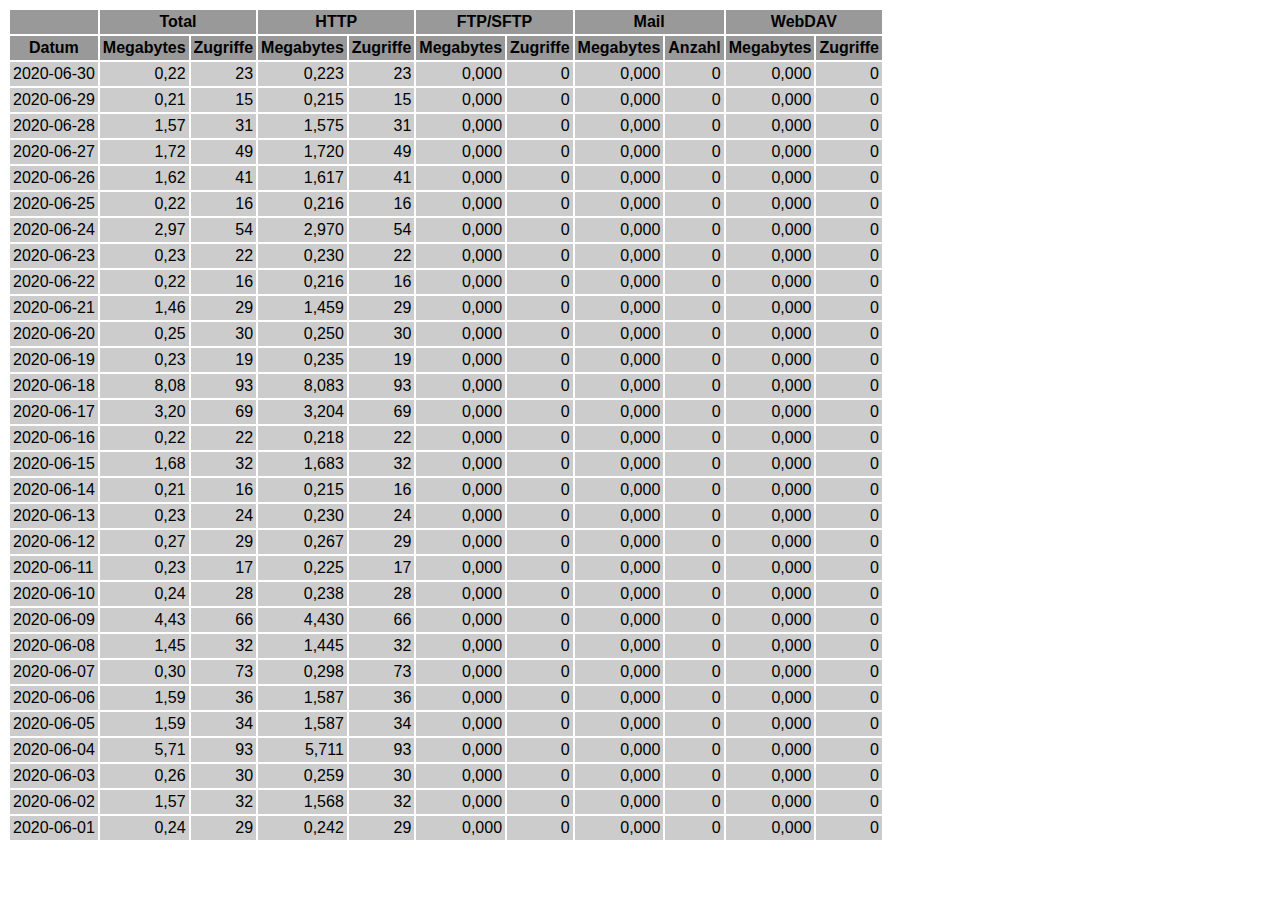
<file: logs/traffic.html/06.html>
<!DOCTYPE HTML PUBLIC "-//W3C//DTD HTML 4.01 Transitional//EN" "http://www.w3.org/TR/html4/loose.dtd">

<html>
<head>
<meta http-equiv="Content-Type" content="text/html; charset=utf-8">
<title>traffic.html</title>
<style type="text/css">
<!--
  em,h1,h2,h3,h4,h5,h6,form,input,br,hr,p,td,th,li,ul {
  font-family:Verdana,Arial,Helvetica,sans-serif; }

  td {color:#000000; background-color:#cccccc;}

  th {color:#000000; background-color:#999999;}
-->
</style>
</head>

<body bgcolor="#FFFFFF">

<table border="0" cellspacing="2" cellpadding="3">
<thead>
<tr>
<th></th>
<th colspan="2">Total</th>
<th colspan="2">HTTP</th>
<th colspan="2">FTP/SFTP</th>
<th colspan="2">Mail</th>
<th colspan="2">WebDAV</th>
</tr>
</thead>
<tbody>
<tr>
<th align="center">Datum</th>
<th>Megabytes</th><th>Zugriffe</th>
<th>Megabytes</th><th>Zugriffe</th>
<th>Megabytes</th><th>Zugriffe</th>
<th>Megabytes</th><th>Anzahl</th>
<th>Megabytes</th><th>Zugriffe</th>
</tr>
<tr>
<td>2020-06-30</td>
<td align="right">0,22</td><td align="right">23</td>
<td align=right>0,223</td><td align=right>23</td>
<td align=right>0,000</td><td align=right>0</td>
<td align=right>0,000</td><td align=right>0</td>
<td align=right>0,000</td><td align=right>0</td>
</tr>
<!-- 2020-06-30 0.223 23 0.223 23 0.000 0 0.000 0 0.000 0 -->
<tr>
<td>2020-06-29</td>
<td align="right">0,21</td><td align="right">15</td>
<td align=right>0,215</td><td align=right>15</td>
<td align=right>0,000</td><td align=right>0</td>
<td align=right>0,000</td><td align=right>0</td>
<td align=right>0,000</td><td align=right>0</td>
</tr>
<!-- 2020-06-29 0.215 15 0.215 15 0.000 0 0.000 0 0.000 0 -->
<tr>
<td>2020-06-28</td>
<td align="right">1,57</td><td align="right">31</td>
<td align=right>1,575</td><td align=right>31</td>
<td align=right>0,000</td><td align=right>0</td>
<td align=right>0,000</td><td align=right>0</td>
<td align=right>0,000</td><td align=right>0</td>
</tr>
<!-- 2020-06-28 1.575 31 1.575 31 0.000 0 0.000 0 0.000 0 -->
<tr>
<td>2020-06-27</td>
<td align="right">1,72</td><td align="right">49</td>
<td align=right>1,720</td><td align=right>49</td>
<td align=right>0,000</td><td align=right>0</td>
<td align=right>0,000</td><td align=right>0</td>
<td align=right>0,000</td><td align=right>0</td>
</tr>
<!-- 2020-06-27 1.720 49 1.720 49 0.000 0 0.000 0 0.000 0 -->
<tr>
<td>2020-06-26</td>
<td align="right">1,62</td><td align="right">41</td>
<td align=right>1,617</td><td align=right>41</td>
<td align=right>0,000</td><td align=right>0</td>
<td align=right>0,000</td><td align=right>0</td>
<td align=right>0,000</td><td align=right>0</td>
</tr>
<!-- 2020-06-26 1.617 41 1.617 41 0.000 0 0.000 0 0.000 0 -->
<tr>
<td>2020-06-25</td>
<td align="right">0,22</td><td align="right">16</td>
<td align=right>0,216</td><td align=right>16</td>
<td align=right>0,000</td><td align=right>0</td>
<td align=right>0,000</td><td align=right>0</td>
<td align=right>0,000</td><td align=right>0</td>
</tr>
<!-- 2020-06-25 0.216 16 0.216 16 0.000 0 0.000 0 0.000 0 -->
<tr>
<td>2020-06-24</td>
<td align="right">2,97</td><td align="right">54</td>
<td align=right>2,970</td><td align=right>54</td>
<td align=right>0,000</td><td align=right>0</td>
<td align=right>0,000</td><td align=right>0</td>
<td align=right>0,000</td><td align=right>0</td>
</tr>
<!-- 2020-06-24 2.970 54 2.970 54 0.000 0 0.000 0 0.000 0 -->
<tr>
<td>2020-06-23</td>
<td align="right">0,23</td><td align="right">22</td>
<td align=right>0,230</td><td align=right>22</td>
<td align=right>0,000</td><td align=right>0</td>
<td align=right>0,000</td><td align=right>0</td>
<td align=right>0,000</td><td align=right>0</td>
</tr>
<!-- 2020-06-23 0.230 22 0.230 22 0.000 0 0.000 0 0.000 0 -->
<tr>
<td>2020-06-22</td>
<td align="right">0,22</td><td align="right">16</td>
<td align=right>0,216</td><td align=right>16</td>
<td align=right>0,000</td><td align=right>0</td>
<td align=right>0,000</td><td align=right>0</td>
<td align=right>0,000</td><td align=right>0</td>
</tr>
<!-- 2020-06-22 0.216 16 0.216 16 0.000 0 0.000 0 0.000 0 -->
<tr>
<td>2020-06-21</td>
<td align="right">1,46</td><td align="right">29</td>
<td align=right>1,459</td><td align=right>29</td>
<td align=right>0,000</td><td align=right>0</td>
<td align=right>0,000</td><td align=right>0</td>
<td align=right>0,000</td><td align=right>0</td>
</tr>
<!-- 2020-06-21 1.459 29 1.459 29 0.000 0 0.000 0 0.000 0 -->
<tr>
<td>2020-06-20</td>
<td align="right">0,25</td><td align="right">30</td>
<td align=right>0,250</td><td align=right>30</td>
<td align=right>0,000</td><td align=right>0</td>
<td align=right>0,000</td><td align=right>0</td>
<td align=right>0,000</td><td align=right>0</td>
</tr>
<!-- 2020-06-20 0.250 30 0.250 30 0.000 0 0.000 0 0.000 0 -->
<tr>
<td>2020-06-19</td>
<td align="right">0,23</td><td align="right">19</td>
<td align=right>0,235</td><td align=right>19</td>
<td align=right>0,000</td><td align=right>0</td>
<td align=right>0,000</td><td align=right>0</td>
<td align=right>0,000</td><td align=right>0</td>
</tr>
<!-- 2020-06-19 0.235 19 0.235 19 0.000 0 0.000 0 0.000 0 -->
<tr>
<td>2020-06-18</td>
<td align="right">8,08</td><td align="right">93</td>
<td align=right>8,083</td><td align=right>93</td>
<td align=right>0,000</td><td align=right>0</td>
<td align=right>0,000</td><td align=right>0</td>
<td align=right>0,000</td><td align=right>0</td>
</tr>
<!-- 2020-06-18 8.083 93 8.083 93 0.000 0 0.000 0 0.000 0 -->
<tr>
<td>2020-06-17</td>
<td align="right">3,20</td><td align="right">69</td>
<td align=right>3,204</td><td align=right>69</td>
<td align=right>0,000</td><td align=right>0</td>
<td align=right>0,000</td><td align=right>0</td>
<td align=right>0,000</td><td align=right>0</td>
</tr>
<!-- 2020-06-17 3.204 69 3.204 69 0.000 0 0.000 0 0.000 0 -->
<tr>
<td>2020-06-16</td>
<td align="right">0,22</td><td align="right">22</td>
<td align=right>0,218</td><td align=right>22</td>
<td align=right>0,000</td><td align=right>0</td>
<td align=right>0,000</td><td align=right>0</td>
<td align=right>0,000</td><td align=right>0</td>
</tr>
<!-- 2020-06-16 0.218 22 0.218 22 0.000 0 0.000 0 0.000 0 -->
<tr>
<td>2020-06-15</td>
<td align="right">1,68</td><td align="right">32</td>
<td align=right>1,683</td><td align=right>32</td>
<td align=right>0,000</td><td align=right>0</td>
<td align=right>0,000</td><td align=right>0</td>
<td align=right>0,000</td><td align=right>0</td>
</tr>
<!-- 2020-06-15 1.683 32 1.683 32 0.000 0 0.000 0 0.000 0 -->
<tr>
<td>2020-06-14</td>
<td align="right">0,21</td><td align="right">16</td>
<td align=right>0,215</td><td align=right>16</td>
<td align=right>0,000</td><td align=right>0</td>
<td align=right>0,000</td><td align=right>0</td>
<td align=right>0,000</td><td align=right>0</td>
</tr>
<!-- 2020-06-14 0.215 16 0.215 16 0.000 0 0.000 0 0.000 0 -->
<tr>
<td>2020-06-13</td>
<td align="right">0,23</td><td align="right">24</td>
<td align=right>0,230</td><td align=right>24</td>
<td align=right>0,000</td><td align=right>0</td>
<td align=right>0,000</td><td align=right>0</td>
<td align=right>0,000</td><td align=right>0</td>
</tr>
<!-- 2020-06-13 0.230 24 0.230 24 0.000 0 0.000 0 0.000 0 -->
<tr>
<td>2020-06-12</td>
<td align="right">0,27</td><td align="right">29</td>
<td align=right>0,267</td><td align=right>29</td>
<td align=right>0,000</td><td align=right>0</td>
<td align=right>0,000</td><td align=right>0</td>
<td align=right>0,000</td><td align=right>0</td>
</tr>
<!-- 2020-06-12 0.267 29 0.267 29 0.000 0 0.000 0 0.000 0 -->
<tr>
<td>2020-06-11</td>
<td align="right">0,23</td><td align="right">17</td>
<td align=right>0,225</td><td align=right>17</td>
<td align=right>0,000</td><td align=right>0</td>
<td align=right>0,000</td><td align=right>0</td>
<td align=right>0,000</td><td align=right>0</td>
</tr>
<!-- 2020-06-11 0.225 17 0.225 17 0.000 0 0.000 0 0.000 0 -->
<tr>
<td>2020-06-10</td>
<td align="right">0,24</td><td align="right">28</td>
<td align=right>0,238</td><td align=right>28</td>
<td align=right>0,000</td><td align=right>0</td>
<td align=right>0,000</td><td align=right>0</td>
<td align=right>0,000</td><td align=right>0</td>
</tr>
<!-- 2020-06-10 0.238 28 0.238 28 0.000 0 0.000 0 0.000 0 -->
<tr>
<td>2020-06-09</td>
<td align="right">4,43</td><td align="right">66</td>
<td align=right>4,430</td><td align=right>66</td>
<td align=right>0,000</td><td align=right>0</td>
<td align=right>0,000</td><td align=right>0</td>
<td align=right>0,000</td><td align=right>0</td>
</tr>
<!-- 2020-06-09 4.430 66 4.430 66 0.000 0 0.000 0 0.000 0 -->
<tr>
<td>2020-06-08</td>
<td align="right">1,45</td><td align="right">32</td>
<td align=right>1,445</td><td align=right>32</td>
<td align=right>0,000</td><td align=right>0</td>
<td align=right>0,000</td><td align=right>0</td>
<td align=right>0,000</td><td align=right>0</td>
</tr>
<!-- 2020-06-08 1.445 32 1.445 32 0.000 0 0.000 0 0.000 0 -->
<tr>
<td>2020-06-07</td>
<td align="right">0,30</td><td align="right">73</td>
<td align=right>0,298</td><td align=right>73</td>
<td align=right>0,000</td><td align=right>0</td>
<td align=right>0,000</td><td align=right>0</td>
<td align=right>0,000</td><td align=right>0</td>
</tr>
<!-- 2020-06-07 0.298 73 0.298 73 0.000 0 0.000 0 0.000 0 -->
<tr>
<td>2020-06-06</td>
<td align="right">1,59</td><td align="right">36</td>
<td align=right>1,587</td><td align=right>36</td>
<td align=right>0,000</td><td align=right>0</td>
<td align=right>0,000</td><td align=right>0</td>
<td align=right>0,000</td><td align=right>0</td>
</tr>
<!-- 2020-06-06 1.587 36 1.587 36 0.000 0 0.000 0 0.000 0 -->
<tr>
<td>2020-06-05</td>
<td align="right">1,59</td><td align="right">34</td>
<td align=right>1,587</td><td align=right>34</td>
<td align=right>0,000</td><td align=right>0</td>
<td align=right>0,000</td><td align=right>0</td>
<td align=right>0,000</td><td align=right>0</td>
</tr>
<!-- 2020-06-05 1.587 34 1.587 34 0.000 0 0.000 0 0.000 0 -->
<tr>
<td>2020-06-04</td>
<td align="right">5,71</td><td align="right">93</td>
<td align=right>5,711</td><td align=right>93</td>
<td align=right>0,000</td><td align=right>0</td>
<td align=right>0,000</td><td align=right>0</td>
<td align=right>0,000</td><td align=right>0</td>
</tr>
<!-- 2020-06-04 5.711 93 5.711 93 0.000 0 0.000 0 0.000 0 -->
<tr>
<td>2020-06-03</td>
<td align="right">0,26</td><td align="right">30</td>
<td align=right>0,259</td><td align=right>30</td>
<td align=right>0,000</td><td align=right>0</td>
<td align=right>0,000</td><td align=right>0</td>
<td align=right>0,000</td><td align=right>0</td>
</tr>
<!-- 2020-06-03 0.259 30 0.259 30 0.000 0 0.000 0 0.000 0 -->
<tr>
<td>2020-06-02</td>
<td align="right">1,57</td><td align="right">32</td>
<td align=right>1,568</td><td align=right>32</td>
<td align=right>0,000</td><td align=right>0</td>
<td align=right>0,000</td><td align=right>0</td>
<td align=right>0,000</td><td align=right>0</td>
</tr>
<!-- 2020-06-02 1.568 32 1.568 32 0.000 0 0.000 0 0.000 0 -->
<tr>
<td>2020-06-01</td>
<td align="right">0,24</td><td align="right">29</td>
<td align=right>0,242</td><td align=right>29</td>
<td align=right>0,000</td><td align=right>0</td>
<td align=right>0,000</td><td align=right>0</td>
<td align=right>0,000</td><td align=right>0</td>
</tr>
<!-- 2020-06-01 0.242 29 0.242 29 0.000 0 0.000 0 0.000 0 -->
</tbody>
</table>

</body>
</html>
</file>
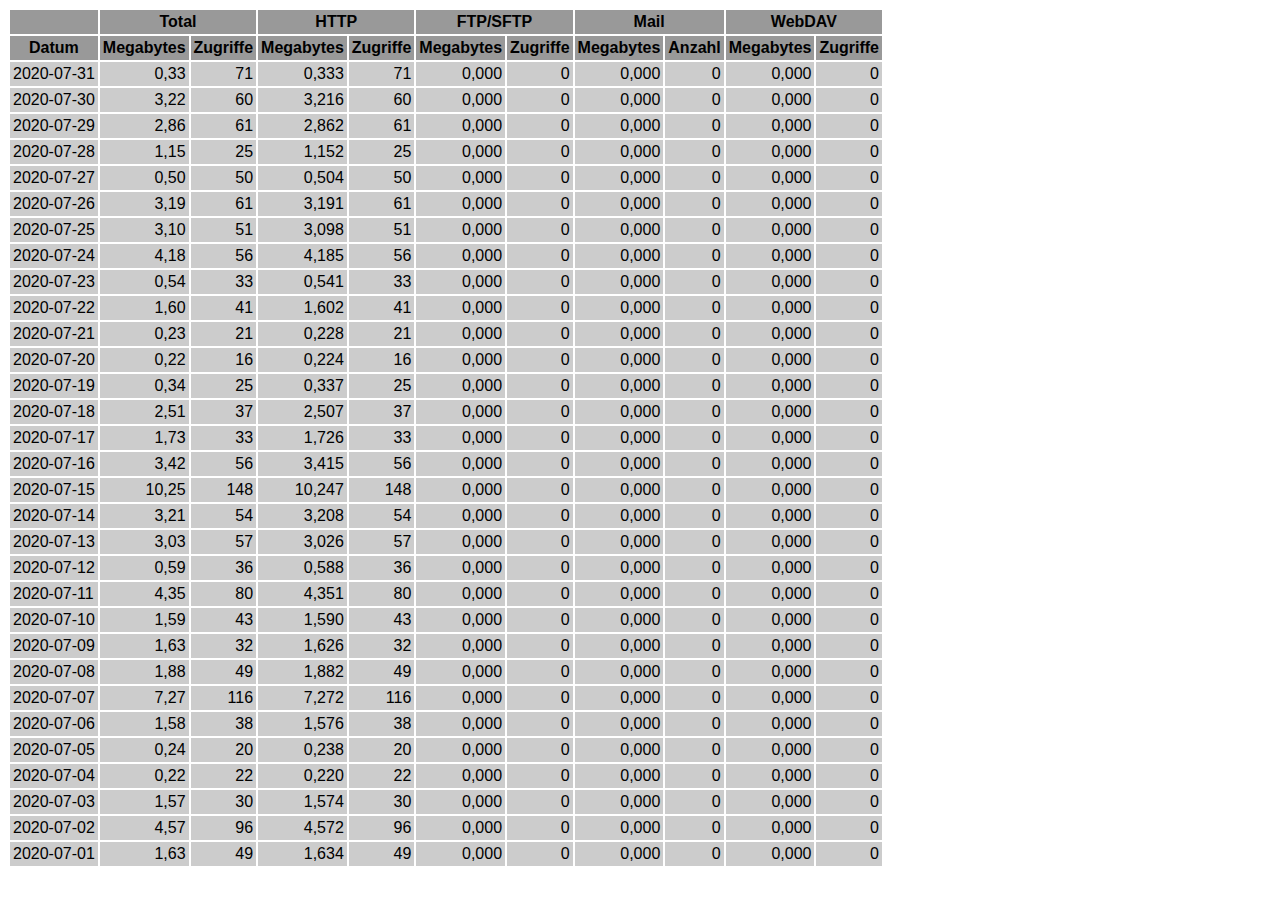
<file: logs/traffic.html/07.html>
<!DOCTYPE HTML PUBLIC "-//W3C//DTD HTML 4.01 Transitional//EN" "http://www.w3.org/TR/html4/loose.dtd">

<html>
<head>
<meta http-equiv="Content-Type" content="text/html; charset=utf-8">
<title>traffic.html</title>
<style type="text/css">
<!--
  em,h1,h2,h3,h4,h5,h6,form,input,br,hr,p,td,th,li,ul {
  font-family:Verdana,Arial,Helvetica,sans-serif; }

  td {color:#000000; background-color:#cccccc;}

  th {color:#000000; background-color:#999999;}
-->
</style>
</head>

<body bgcolor="#FFFFFF">

<table border="0" cellspacing="2" cellpadding="3">
<thead>
<tr>
<th></th>
<th colspan="2">Total</th>
<th colspan="2">HTTP</th>
<th colspan="2">FTP/SFTP</th>
<th colspan="2">Mail</th>
<th colspan="2">WebDAV</th>
</tr>
</thead>
<tbody>
<tr>
<th align="center">Datum</th>
<th>Megabytes</th><th>Zugriffe</th>
<th>Megabytes</th><th>Zugriffe</th>
<th>Megabytes</th><th>Zugriffe</th>
<th>Megabytes</th><th>Anzahl</th>
<th>Megabytes</th><th>Zugriffe</th>
</tr>
<tr>
<td>2020-07-31</td>
<td align="right">0,33</td><td align="right">71</td>
<td align=right>0,333</td><td align=right>71</td>
<td align=right>0,000</td><td align=right>0</td>
<td align=right>0,000</td><td align=right>0</td>
<td align=right>0,000</td><td align=right>0</td>
</tr>
<!-- 2020-07-31 0.333 71 0.333 71 0.000 0 0.000 0 0.000 0 -->
<tr>
<td>2020-07-30</td>
<td align="right">3,22</td><td align="right">60</td>
<td align=right>3,216</td><td align=right>60</td>
<td align=right>0,000</td><td align=right>0</td>
<td align=right>0,000</td><td align=right>0</td>
<td align=right>0,000</td><td align=right>0</td>
</tr>
<!-- 2020-07-30 3.216 60 3.216 60 0.000 0 0.000 0 0.000 0 -->
<tr>
<td>2020-07-29</td>
<td align="right">2,86</td><td align="right">61</td>
<td align=right>2,862</td><td align=right>61</td>
<td align=right>0,000</td><td align=right>0</td>
<td align=right>0,000</td><td align=right>0</td>
<td align=right>0,000</td><td align=right>0</td>
</tr>
<!-- 2020-07-29 2.862 61 2.862 61 0.000 0 0.000 0 0.000 0 -->
<tr>
<td>2020-07-28</td>
<td align="right">1,15</td><td align="right">25</td>
<td align=right>1,152</td><td align=right>25</td>
<td align=right>0,000</td><td align=right>0</td>
<td align=right>0,000</td><td align=right>0</td>
<td align=right>0,000</td><td align=right>0</td>
</tr>
<!-- 2020-07-28 1.152 25 1.152 25 0.000 0 0.000 0 0.000 0 -->
<tr>
<td>2020-07-27</td>
<td align="right">0,50</td><td align="right">50</td>
<td align=right>0,504</td><td align=right>50</td>
<td align=right>0,000</td><td align=right>0</td>
<td align=right>0,000</td><td align=right>0</td>
<td align=right>0,000</td><td align=right>0</td>
</tr>
<!-- 2020-07-27 0.504 50 0.504 50 0.000 0 0.000 0 0.000 0 -->
<tr>
<td>2020-07-26</td>
<td align="right">3,19</td><td align="right">61</td>
<td align=right>3,191</td><td align=right>61</td>
<td align=right>0,000</td><td align=right>0</td>
<td align=right>0,000</td><td align=right>0</td>
<td align=right>0,000</td><td align=right>0</td>
</tr>
<!-- 2020-07-26 3.191 61 3.191 61 0.000 0 0.000 0 0.000 0 -->
<tr>
<td>2020-07-25</td>
<td align="right">3,10</td><td align="right">51</td>
<td align=right>3,098</td><td align=right>51</td>
<td align=right>0,000</td><td align=right>0</td>
<td align=right>0,000</td><td align=right>0</td>
<td align=right>0,000</td><td align=right>0</td>
</tr>
<!-- 2020-07-25 3.098 51 3.098 51 0.000 0 0.000 0 0.000 0 -->
<tr>
<td>2020-07-24</td>
<td align="right">4,18</td><td align="right">56</td>
<td align=right>4,185</td><td align=right>56</td>
<td align=right>0,000</td><td align=right>0</td>
<td align=right>0,000</td><td align=right>0</td>
<td align=right>0,000</td><td align=right>0</td>
</tr>
<!-- 2020-07-24 4.185 56 4.185 56 0.000 0 0.000 0 0.000 0 -->
<tr>
<td>2020-07-23</td>
<td align="right">0,54</td><td align="right">33</td>
<td align=right>0,541</td><td align=right>33</td>
<td align=right>0,000</td><td align=right>0</td>
<td align=right>0,000</td><td align=right>0</td>
<td align=right>0,000</td><td align=right>0</td>
</tr>
<!-- 2020-07-23 0.541 33 0.541 33 0.000 0 0.000 0 0.000 0 -->
<tr>
<td>2020-07-22</td>
<td align="right">1,60</td><td align="right">41</td>
<td align=right>1,602</td><td align=right>41</td>
<td align=right>0,000</td><td align=right>0</td>
<td align=right>0,000</td><td align=right>0</td>
<td align=right>0,000</td><td align=right>0</td>
</tr>
<!-- 2020-07-22 1.602 41 1.602 41 0.000 0 0.000 0 0.000 0 -->
<tr>
<td>2020-07-21</td>
<td align="right">0,23</td><td align="right">21</td>
<td align=right>0,228</td><td align=right>21</td>
<td align=right>0,000</td><td align=right>0</td>
<td align=right>0,000</td><td align=right>0</td>
<td align=right>0,000</td><td align=right>0</td>
</tr>
<!-- 2020-07-21 0.228 21 0.228 21 0.000 0 0.000 0 0.000 0 -->
<tr>
<td>2020-07-20</td>
<td align="right">0,22</td><td align="right">16</td>
<td align=right>0,224</td><td align=right>16</td>
<td align=right>0,000</td><td align=right>0</td>
<td align=right>0,000</td><td align=right>0</td>
<td align=right>0,000</td><td align=right>0</td>
</tr>
<!-- 2020-07-20 0.224 16 0.224 16 0.000 0 0.000 0 0.000 0 -->
<tr>
<td>2020-07-19</td>
<td align="right">0,34</td><td align="right">25</td>
<td align=right>0,337</td><td align=right>25</td>
<td align=right>0,000</td><td align=right>0</td>
<td align=right>0,000</td><td align=right>0</td>
<td align=right>0,000</td><td align=right>0</td>
</tr>
<!-- 2020-07-19 0.337 25 0.337 25 0.000 0 0.000 0 0.000 0 -->
<tr>
<td>2020-07-18</td>
<td align="right">2,51</td><td align="right">37</td>
<td align=right>2,507</td><td align=right>37</td>
<td align=right>0,000</td><td align=right>0</td>
<td align=right>0,000</td><td align=right>0</td>
<td align=right>0,000</td><td align=right>0</td>
</tr>
<!-- 2020-07-18 2.507 37 2.507 37 0.000 0 0.000 0 0.000 0 -->
<tr>
<td>2020-07-17</td>
<td align="right">1,73</td><td align="right">33</td>
<td align=right>1,726</td><td align=right>33</td>
<td align=right>0,000</td><td align=right>0</td>
<td align=right>0,000</td><td align=right>0</td>
<td align=right>0,000</td><td align=right>0</td>
</tr>
<!-- 2020-07-17 1.726 33 1.726 33 0.000 0 0.000 0 0.000 0 -->
<tr>
<td>2020-07-16</td>
<td align="right">3,42</td><td align="right">56</td>
<td align=right>3,415</td><td align=right>56</td>
<td align=right>0,000</td><td align=right>0</td>
<td align=right>0,000</td><td align=right>0</td>
<td align=right>0,000</td><td align=right>0</td>
</tr>
<!-- 2020-07-16 3.415 56 3.415 56 0.000 0 0.000 0 0.000 0 -->
<tr>
<td>2020-07-15</td>
<td align="right">10,25</td><td align="right">148</td>
<td align=right>10,247</td><td align=right>148</td>
<td align=right>0,000</td><td align=right>0</td>
<td align=right>0,000</td><td align=right>0</td>
<td align=right>0,000</td><td align=right>0</td>
</tr>
<!-- 2020-07-15 10.247 148 10.247 148 0.000 0 0.000 0 0.000 0 -->
<tr>
<td>2020-07-14</td>
<td align="right">3,21</td><td align="right">54</td>
<td align=right>3,208</td><td align=right>54</td>
<td align=right>0,000</td><td align=right>0</td>
<td align=right>0,000</td><td align=right>0</td>
<td align=right>0,000</td><td align=right>0</td>
</tr>
<!-- 2020-07-14 3.208 54 3.208 54 0.000 0 0.000 0 0.000 0 -->
<tr>
<td>2020-07-13</td>
<td align="right">3,03</td><td align="right">57</td>
<td align=right>3,026</td><td align=right>57</td>
<td align=right>0,000</td><td align=right>0</td>
<td align=right>0,000</td><td align=right>0</td>
<td align=right>0,000</td><td align=right>0</td>
</tr>
<!-- 2020-07-13 3.026 57 3.026 57 0.000 0 0.000 0 0.000 0 -->
<tr>
<td>2020-07-12</td>
<td align="right">0,59</td><td align="right">36</td>
<td align=right>0,588</td><td align=right>36</td>
<td align=right>0,000</td><td align=right>0</td>
<td align=right>0,000</td><td align=right>0</td>
<td align=right>0,000</td><td align=right>0</td>
</tr>
<!-- 2020-07-12 0.588 36 0.588 36 0.000 0 0.000 0 0.000 0 -->
<tr>
<td>2020-07-11</td>
<td align="right">4,35</td><td align="right">80</td>
<td align=right>4,351</td><td align=right>80</td>
<td align=right>0,000</td><td align=right>0</td>
<td align=right>0,000</td><td align=right>0</td>
<td align=right>0,000</td><td align=right>0</td>
</tr>
<!-- 2020-07-11 4.351 80 4.351 80 0.000 0 0.000 0 0.000 0 -->
<tr>
<td>2020-07-10</td>
<td align="right">1,59</td><td align="right">43</td>
<td align=right>1,590</td><td align=right>43</td>
<td align=right>0,000</td><td align=right>0</td>
<td align=right>0,000</td><td align=right>0</td>
<td align=right>0,000</td><td align=right>0</td>
</tr>
<!-- 2020-07-10 1.590 43 1.590 43 0.000 0 0.000 0 0.000 0 -->
<tr>
<td>2020-07-09</td>
<td align="right">1,63</td><td align="right">32</td>
<td align=right>1,626</td><td align=right>32</td>
<td align=right>0,000</td><td align=right>0</td>
<td align=right>0,000</td><td align=right>0</td>
<td align=right>0,000</td><td align=right>0</td>
</tr>
<!-- 2020-07-09 1.626 32 1.626 32 0.000 0 0.000 0 0.000 0 -->
<tr>
<td>2020-07-08</td>
<td align="right">1,88</td><td align="right">49</td>
<td align=right>1,882</td><td align=right>49</td>
<td align=right>0,000</td><td align=right>0</td>
<td align=right>0,000</td><td align=right>0</td>
<td align=right>0,000</td><td align=right>0</td>
</tr>
<!-- 2020-07-08 1.882 49 1.882 49 0.000 0 0.000 0 0.000 0 -->
<tr>
<td>2020-07-07</td>
<td align="right">7,27</td><td align="right">116</td>
<td align=right>7,272</td><td align=right>116</td>
<td align=right>0,000</td><td align=right>0</td>
<td align=right>0,000</td><td align=right>0</td>
<td align=right>0,000</td><td align=right>0</td>
</tr>
<!-- 2020-07-07 7.272 116 7.272 116 0.000 0 0.000 0 0.000 0 -->
<tr>
<td>2020-07-06</td>
<td align="right">1,58</td><td align="right">38</td>
<td align=right>1,576</td><td align=right>38</td>
<td align=right>0,000</td><td align=right>0</td>
<td align=right>0,000</td><td align=right>0</td>
<td align=right>0,000</td><td align=right>0</td>
</tr>
<!-- 2020-07-06 1.576 38 1.576 38 0.000 0 0.000 0 0.000 0 -->
<tr>
<td>2020-07-05</td>
<td align="right">0,24</td><td align="right">20</td>
<td align=right>0,238</td><td align=right>20</td>
<td align=right>0,000</td><td align=right>0</td>
<td align=right>0,000</td><td align=right>0</td>
<td align=right>0,000</td><td align=right>0</td>
</tr>
<!-- 2020-07-05 0.238 20 0.238 20 0.000 0 0.000 0 0.000 0 -->
<tr>
<td>2020-07-04</td>
<td align="right">0,22</td><td align="right">22</td>
<td align=right>0,220</td><td align=right>22</td>
<td align=right>0,000</td><td align=right>0</td>
<td align=right>0,000</td><td align=right>0</td>
<td align=right>0,000</td><td align=right>0</td>
</tr>
<!-- 2020-07-04 0.220 22 0.220 22 0.000 0 0.000 0 0.000 0 -->
<tr>
<td>2020-07-03</td>
<td align="right">1,57</td><td align="right">30</td>
<td align=right>1,574</td><td align=right>30</td>
<td align=right>0,000</td><td align=right>0</td>
<td align=right>0,000</td><td align=right>0</td>
<td align=right>0,000</td><td align=right>0</td>
</tr>
<!-- 2020-07-03 1.574 30 1.574 30 0.000 0 0.000 0 0.000 0 -->
<tr>
<td>2020-07-02</td>
<td align="right">4,57</td><td align="right">96</td>
<td align=right>4,572</td><td align=right>96</td>
<td align=right>0,000</td><td align=right>0</td>
<td align=right>0,000</td><td align=right>0</td>
<td align=right>0,000</td><td align=right>0</td>
</tr>
<!-- 2020-07-02 4.572 96 4.572 96 0.000 0 0.000 0 0.000 0 -->
<tr>
<td>2020-07-01</td>
<td align="right">1,63</td><td align="right">49</td>
<td align=right>1,634</td><td align=right>49</td>
<td align=right>0,000</td><td align=right>0</td>
<td align=right>0,000</td><td align=right>0</td>
<td align=right>0,000</td><td align=right>0</td>
</tr>
<!-- 2020-07-01 1.634 49 1.634 49 0.000 0 0.000 0 0.000 0 -->
</tbody>
</table>

</body>
</html>
</file>
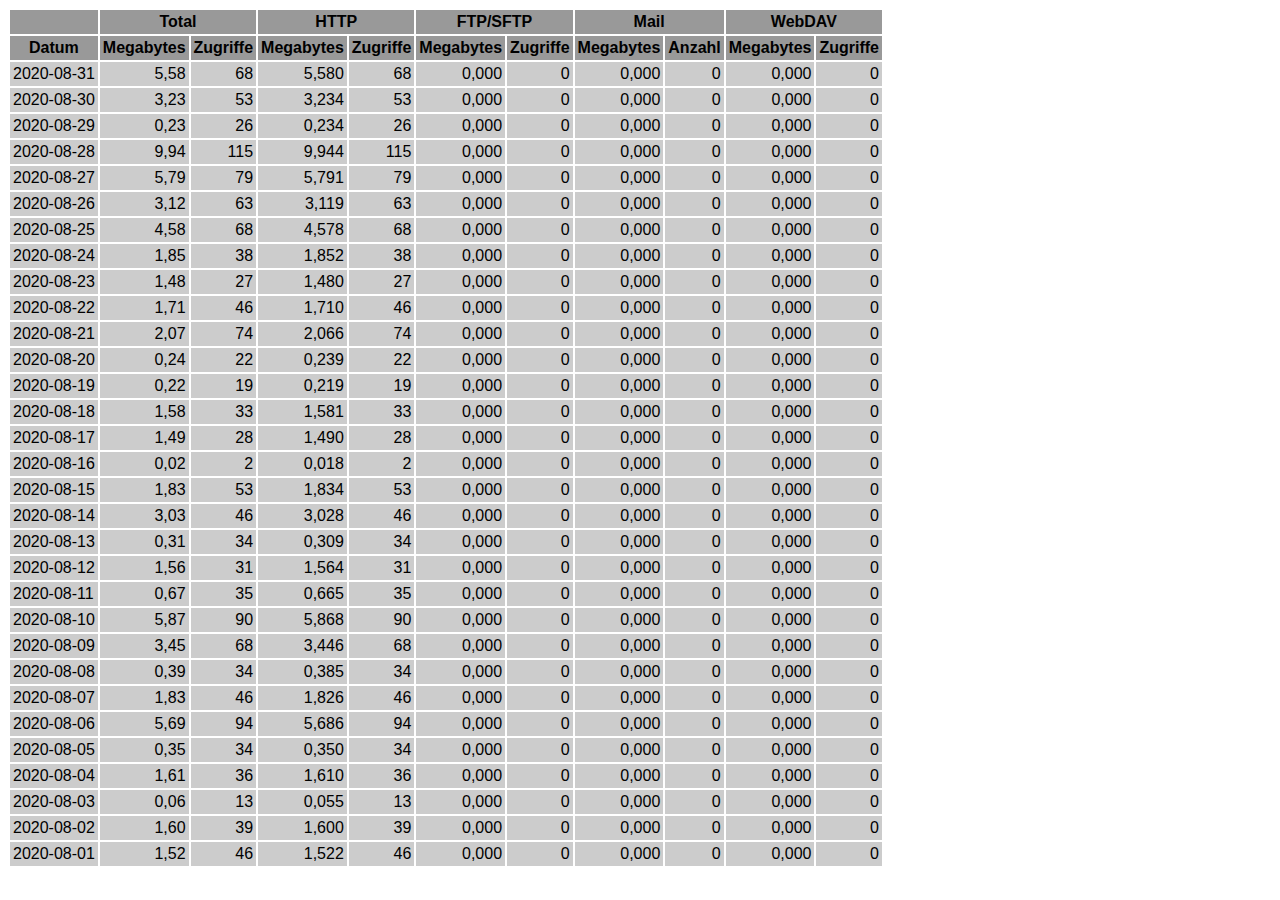
<file: logs/traffic.html/08.html>
<!DOCTYPE HTML PUBLIC "-//W3C//DTD HTML 4.01 Transitional//EN" "http://www.w3.org/TR/html4/loose.dtd">

<html>
<head>
<meta http-equiv="Content-Type" content="text/html; charset=utf-8">
<title>traffic.html</title>
<style type="text/css">
<!--
  em,h1,h2,h3,h4,h5,h6,form,input,br,hr,p,td,th,li,ul {
  font-family:Verdana,Arial,Helvetica,sans-serif; }

  td {color:#000000; background-color:#cccccc;}

  th {color:#000000; background-color:#999999;}
-->
</style>
</head>

<body bgcolor="#FFFFFF">

<table border="0" cellspacing="2" cellpadding="3">
<thead>
<tr>
<th></th>
<th colspan="2">Total</th>
<th colspan="2">HTTP</th>
<th colspan="2">FTP/SFTP</th>
<th colspan="2">Mail</th>
<th colspan="2">WebDAV</th>
</tr>
</thead>
<tbody>
<tr>
<th align="center">Datum</th>
<th>Megabytes</th><th>Zugriffe</th>
<th>Megabytes</th><th>Zugriffe</th>
<th>Megabytes</th><th>Zugriffe</th>
<th>Megabytes</th><th>Anzahl</th>
<th>Megabytes</th><th>Zugriffe</th>
</tr>
<tr>
<td>2020-08-31</td>
<td align="right">5,58</td><td align="right">68</td>
<td align=right>5,580</td><td align=right>68</td>
<td align=right>0,000</td><td align=right>0</td>
<td align=right>0,000</td><td align=right>0</td>
<td align=right>0,000</td><td align=right>0</td>
</tr>
<!-- 2020-08-31 5.580 68 5.580 68 0.000 0 0.000 0 0.000 0 -->
<tr>
<td>2020-08-30</td>
<td align="right">3,23</td><td align="right">53</td>
<td align=right>3,234</td><td align=right>53</td>
<td align=right>0,000</td><td align=right>0</td>
<td align=right>0,000</td><td align=right>0</td>
<td align=right>0,000</td><td align=right>0</td>
</tr>
<!-- 2020-08-30 3.234 53 3.234 53 0.000 0 0.000 0 0.000 0 -->
<tr>
<td>2020-08-29</td>
<td align="right">0,23</td><td align="right">26</td>
<td align=right>0,234</td><td align=right>26</td>
<td align=right>0,000</td><td align=right>0</td>
<td align=right>0,000</td><td align=right>0</td>
<td align=right>0,000</td><td align=right>0</td>
</tr>
<!-- 2020-08-29 0.234 26 0.234 26 0.000 0 0.000 0 0.000 0 -->
<tr>
<td>2020-08-28</td>
<td align="right">9,94</td><td align="right">115</td>
<td align=right>9,944</td><td align=right>115</td>
<td align=right>0,000</td><td align=right>0</td>
<td align=right>0,000</td><td align=right>0</td>
<td align=right>0,000</td><td align=right>0</td>
</tr>
<!-- 2020-08-28 9.944 115 9.944 115 0.000 0 0.000 0 0.000 0 -->
<tr>
<td>2020-08-27</td>
<td align="right">5,79</td><td align="right">79</td>
<td align=right>5,791</td><td align=right>79</td>
<td align=right>0,000</td><td align=right>0</td>
<td align=right>0,000</td><td align=right>0</td>
<td align=right>0,000</td><td align=right>0</td>
</tr>
<!-- 2020-08-27 5.791 79 5.791 79 0.000 0 0.000 0 0.000 0 -->
<tr>
<td>2020-08-26</td>
<td align="right">3,12</td><td align="right">63</td>
<td align=right>3,119</td><td align=right>63</td>
<td align=right>0,000</td><td align=right>0</td>
<td align=right>0,000</td><td align=right>0</td>
<td align=right>0,000</td><td align=right>0</td>
</tr>
<!-- 2020-08-26 3.119 63 3.119 63 0.000 0 0.000 0 0.000 0 -->
<tr>
<td>2020-08-25</td>
<td align="right">4,58</td><td align="right">68</td>
<td align=right>4,578</td><td align=right>68</td>
<td align=right>0,000</td><td align=right>0</td>
<td align=right>0,000</td><td align=right>0</td>
<td align=right>0,000</td><td align=right>0</td>
</tr>
<!-- 2020-08-25 4.578 68 4.578 68 0.000 0 0.000 0 0.000 0 -->
<tr>
<td>2020-08-24</td>
<td align="right">1,85</td><td align="right">38</td>
<td align=right>1,852</td><td align=right>38</td>
<td align=right>0,000</td><td align=right>0</td>
<td align=right>0,000</td><td align=right>0</td>
<td align=right>0,000</td><td align=right>0</td>
</tr>
<!-- 2020-08-24 1.852 38 1.852 38 0.000 0 0.000 0 0.000 0 -->
<tr>
<td>2020-08-23</td>
<td align="right">1,48</td><td align="right">27</td>
<td align=right>1,480</td><td align=right>27</td>
<td align=right>0,000</td><td align=right>0</td>
<td align=right>0,000</td><td align=right>0</td>
<td align=right>0,000</td><td align=right>0</td>
</tr>
<!-- 2020-08-23 1.480 27 1.480 27 0.000 0 0.000 0 0.000 0 -->
<tr>
<td>2020-08-22</td>
<td align="right">1,71</td><td align="right">46</td>
<td align=right>1,710</td><td align=right>46</td>
<td align=right>0,000</td><td align=right>0</td>
<td align=right>0,000</td><td align=right>0</td>
<td align=right>0,000</td><td align=right>0</td>
</tr>
<!-- 2020-08-22 1.710 46 1.710 46 0.000 0 0.000 0 0.000 0 -->
<tr>
<td>2020-08-21</td>
<td align="right">2,07</td><td align="right">74</td>
<td align=right>2,066</td><td align=right>74</td>
<td align=right>0,000</td><td align=right>0</td>
<td align=right>0,000</td><td align=right>0</td>
<td align=right>0,000</td><td align=right>0</td>
</tr>
<!-- 2020-08-21 2.066 74 2.066 74 0.000 0 0.000 0 0.000 0 -->
<tr>
<td>2020-08-20</td>
<td align="right">0,24</td><td align="right">22</td>
<td align=right>0,239</td><td align=right>22</td>
<td align=right>0,000</td><td align=right>0</td>
<td align=right>0,000</td><td align=right>0</td>
<td align=right>0,000</td><td align=right>0</td>
</tr>
<!-- 2020-08-20 0.239 22 0.239 22 0.000 0 0.000 0 0.000 0 -->
<tr>
<td>2020-08-19</td>
<td align="right">0,22</td><td align="right">19</td>
<td align=right>0,219</td><td align=right>19</td>
<td align=right>0,000</td><td align=right>0</td>
<td align=right>0,000</td><td align=right>0</td>
<td align=right>0,000</td><td align=right>0</td>
</tr>
<!-- 2020-08-19 0.219 19 0.219 19 0.000 0 0.000 0 0.000 0 -->
<tr>
<td>2020-08-18</td>
<td align="right">1,58</td><td align="right">33</td>
<td align=right>1,581</td><td align=right>33</td>
<td align=right>0,000</td><td align=right>0</td>
<td align=right>0,000</td><td align=right>0</td>
<td align=right>0,000</td><td align=right>0</td>
</tr>
<!-- 2020-08-18 1.581 33 1.581 33 0.000 0 0.000 0 0.000 0 -->
<tr>
<td>2020-08-17</td>
<td align="right">1,49</td><td align="right">28</td>
<td align=right>1,490</td><td align=right>28</td>
<td align=right>0,000</td><td align=right>0</td>
<td align=right>0,000</td><td align=right>0</td>
<td align=right>0,000</td><td align=right>0</td>
</tr>
<!-- 2020-08-17 1.490 28 1.490 28 0.000 0 0.000 0 0.000 0 -->
<tr>
<td>2020-08-16</td>
<td align="right">0,02</td><td align="right">2</td>
<td align=right>0,018</td><td align=right>2</td>
<td align=right>0,000</td><td align=right>0</td>
<td align=right>0,000</td><td align=right>0</td>
<td align=right>0,000</td><td align=right>0</td>
</tr>
<!-- 2020-08-16 0.018 2 0.018 2 0.000 0 0.000 0 0.000 0 -->
<tr>
<td>2020-08-15</td>
<td align="right">1,83</td><td align="right">53</td>
<td align=right>1,834</td><td align=right>53</td>
<td align=right>0,000</td><td align=right>0</td>
<td align=right>0,000</td><td align=right>0</td>
<td align=right>0,000</td><td align=right>0</td>
</tr>
<!-- 2020-08-15 1.834 53 1.834 53 0.000 0 0.000 0 0.000 0 -->
<tr>
<td>2020-08-14</td>
<td align="right">3,03</td><td align="right">46</td>
<td align=right>3,028</td><td align=right>46</td>
<td align=right>0,000</td><td align=right>0</td>
<td align=right>0,000</td><td align=right>0</td>
<td align=right>0,000</td><td align=right>0</td>
</tr>
<!-- 2020-08-14 3.028 46 3.028 46 0.000 0 0.000 0 0.000 0 -->
<tr>
<td>2020-08-13</td>
<td align="right">0,31</td><td align="right">34</td>
<td align=right>0,309</td><td align=right>34</td>
<td align=right>0,000</td><td align=right>0</td>
<td align=right>0,000</td><td align=right>0</td>
<td align=right>0,000</td><td align=right>0</td>
</tr>
<!-- 2020-08-13 0.309 34 0.309 34 0.000 0 0.000 0 0.000 0 -->
<tr>
<td>2020-08-12</td>
<td align="right">1,56</td><td align="right">31</td>
<td align=right>1,564</td><td align=right>31</td>
<td align=right>0,000</td><td align=right>0</td>
<td align=right>0,000</td><td align=right>0</td>
<td align=right>0,000</td><td align=right>0</td>
</tr>
<!-- 2020-08-12 1.564 31 1.564 31 0.000 0 0.000 0 0.000 0 -->
<tr>
<td>2020-08-11</td>
<td align="right">0,67</td><td align="right">35</td>
<td align=right>0,665</td><td align=right>35</td>
<td align=right>0,000</td><td align=right>0</td>
<td align=right>0,000</td><td align=right>0</td>
<td align=right>0,000</td><td align=right>0</td>
</tr>
<!-- 2020-08-11 0.665 35 0.665 35 0.000 0 0.000 0 0.000 0 -->
<tr>
<td>2020-08-10</td>
<td align="right">5,87</td><td align="right">90</td>
<td align=right>5,868</td><td align=right>90</td>
<td align=right>0,000</td><td align=right>0</td>
<td align=right>0,000</td><td align=right>0</td>
<td align=right>0,000</td><td align=right>0</td>
</tr>
<!-- 2020-08-10 5.868 90 5.868 90 0.000 0 0.000 0 0.000 0 -->
<tr>
<td>2020-08-09</td>
<td align="right">3,45</td><td align="right">68</td>
<td align=right>3,446</td><td align=right>68</td>
<td align=right>0,000</td><td align=right>0</td>
<td align=right>0,000</td><td align=right>0</td>
<td align=right>0,000</td><td align=right>0</td>
</tr>
<!-- 2020-08-09 3.446 68 3.446 68 0.000 0 0.000 0 0.000 0 -->
<tr>
<td>2020-08-08</td>
<td align="right">0,39</td><td align="right">34</td>
<td align=right>0,385</td><td align=right>34</td>
<td align=right>0,000</td><td align=right>0</td>
<td align=right>0,000</td><td align=right>0</td>
<td align=right>0,000</td><td align=right>0</td>
</tr>
<!-- 2020-08-08 0.385 34 0.385 34 0.000 0 0.000 0 0.000 0 -->
<tr>
<td>2020-08-07</td>
<td align="right">1,83</td><td align="right">46</td>
<td align=right>1,826</td><td align=right>46</td>
<td align=right>0,000</td><td align=right>0</td>
<td align=right>0,000</td><td align=right>0</td>
<td align=right>0,000</td><td align=right>0</td>
</tr>
<!-- 2020-08-07 1.826 46 1.826 46 0.000 0 0.000 0 0.000 0 -->
<tr>
<td>2020-08-06</td>
<td align="right">5,69</td><td align="right">94</td>
<td align=right>5,686</td><td align=right>94</td>
<td align=right>0,000</td><td align=right>0</td>
<td align=right>0,000</td><td align=right>0</td>
<td align=right>0,000</td><td align=right>0</td>
</tr>
<!-- 2020-08-06 5.686 94 5.686 94 0.000 0 0.000 0 0.000 0 -->
<tr>
<td>2020-08-05</td>
<td align="right">0,35</td><td align="right">34</td>
<td align=right>0,350</td><td align=right>34</td>
<td align=right>0,000</td><td align=right>0</td>
<td align=right>0,000</td><td align=right>0</td>
<td align=right>0,000</td><td align=right>0</td>
</tr>
<!-- 2020-08-05 0.350 34 0.350 34 0.000 0 0.000 0 0.000 0 -->
<tr>
<td>2020-08-04</td>
<td align="right">1,61</td><td align="right">36</td>
<td align=right>1,610</td><td align=right>36</td>
<td align=right>0,000</td><td align=right>0</td>
<td align=right>0,000</td><td align=right>0</td>
<td align=right>0,000</td><td align=right>0</td>
</tr>
<!-- 2020-08-04 1.610 36 1.610 36 0.000 0 0.000 0 0.000 0 -->
<tr>
<td>2020-08-03</td>
<td align="right">0,06</td><td align="right">13</td>
<td align=right>0,055</td><td align=right>13</td>
<td align=right>0,000</td><td align=right>0</td>
<td align=right>0,000</td><td align=right>0</td>
<td align=right>0,000</td><td align=right>0</td>
</tr>
<!-- 2020-08-03 0.055 13 0.055 13 0.000 0 0.000 0 0.000 0 -->
<tr>
<td>2020-08-02</td>
<td align="right">1,60</td><td align="right">39</td>
<td align=right>1,600</td><td align=right>39</td>
<td align=right>0,000</td><td align=right>0</td>
<td align=right>0,000</td><td align=right>0</td>
<td align=right>0,000</td><td align=right>0</td>
</tr>
<!-- 2020-08-02 1.600 39 1.600 39 0.000 0 0.000 0 0.000 0 -->
<tr>
<td>2020-08-01</td>
<td align="right">1,52</td><td align="right">46</td>
<td align=right>1,522</td><td align=right>46</td>
<td align=right>0,000</td><td align=right>0</td>
<td align=right>0,000</td><td align=right>0</td>
<td align=right>0,000</td><td align=right>0</td>
</tr>
<!-- 2020-08-01 1.522 46 1.522 46 0.000 0 0.000 0 0.000 0 -->
</tbody>
</table>

</body>
</html>
</file>
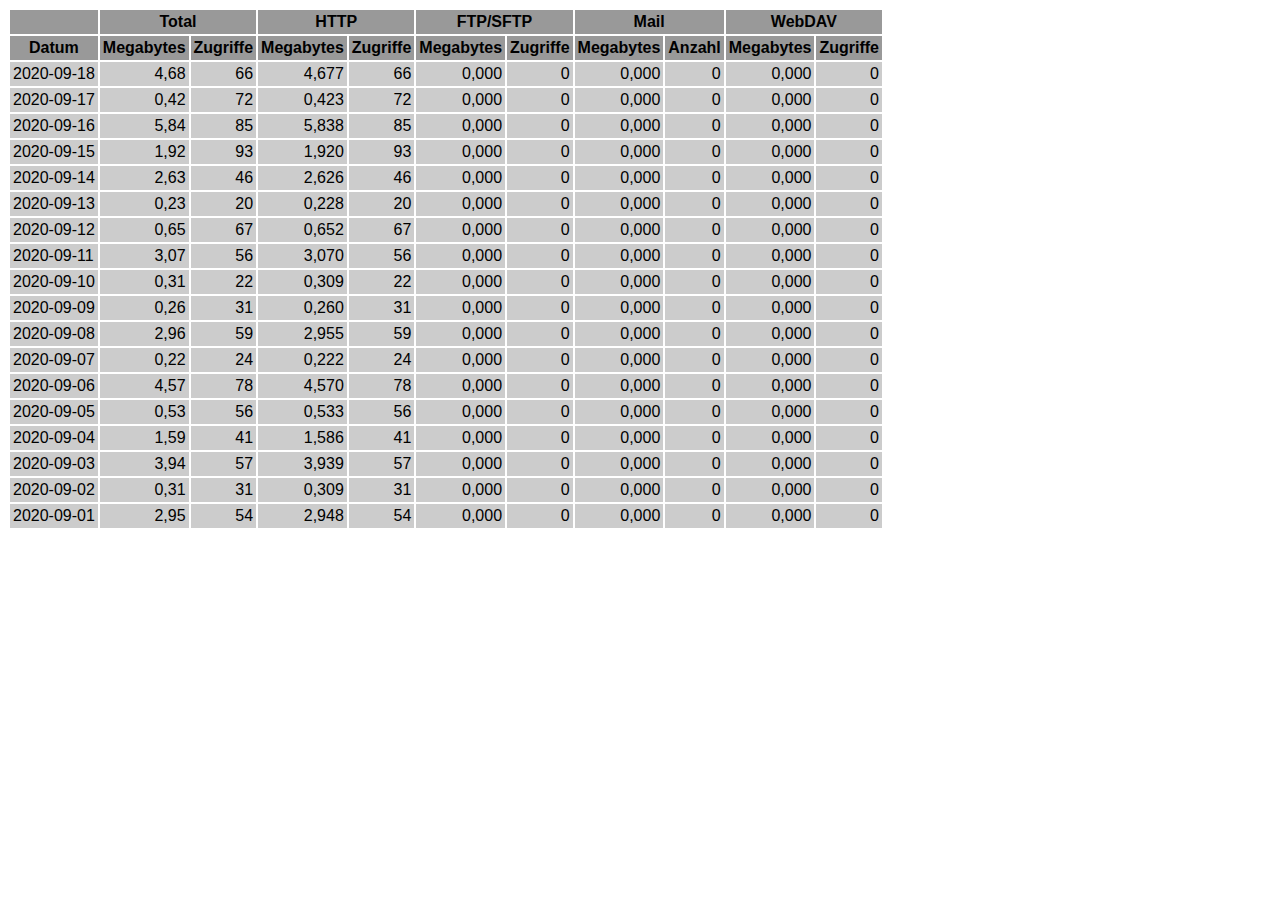
<file: logs/traffic.html/09.html>
<!DOCTYPE HTML PUBLIC "-//W3C//DTD HTML 4.01 Transitional//EN" "http://www.w3.org/TR/html4/loose.dtd">

<html>
<head>
<meta http-equiv="Content-Type" content="text/html; charset=utf-8">
<title>traffic.html</title>
<style type="text/css">
<!--
  em,h1,h2,h3,h4,h5,h6,form,input,br,hr,p,td,th,li,ul {
  font-family:Verdana,Arial,Helvetica,sans-serif; }

  td {color:#000000; background-color:#cccccc;}

  th {color:#000000; background-color:#999999;}
-->
</style>
</head>

<body bgcolor="#FFFFFF">

<table border="0" cellspacing="2" cellpadding="3">
<thead>
<tr>
<th></th>
<th colspan="2">Total</th>
<th colspan="2">HTTP</th>
<th colspan="2">FTP/SFTP</th>
<th colspan="2">Mail</th>
<th colspan="2">WebDAV</th>
</tr>
</thead>
<tbody>
<tr>
<th align="center">Datum</th>
<th>Megabytes</th><th>Zugriffe</th>
<th>Megabytes</th><th>Zugriffe</th>
<th>Megabytes</th><th>Zugriffe</th>
<th>Megabytes</th><th>Anzahl</th>
<th>Megabytes</th><th>Zugriffe</th>
</tr>
<tr>
<td>2020-09-18</td>
<td align="right">4,68</td><td align="right">66</td>
<td align=right>4,677</td><td align=right>66</td>
<td align=right>0,000</td><td align=right>0</td>
<td align=right>0,000</td><td align=right>0</td>
<td align=right>0,000</td><td align=right>0</td>
</tr>
<!-- 2020-09-18 4.677 66 4.677 66 0.000 0 0.000 0 0.000 0 -->
<tr>
<td>2020-09-17</td>
<td align="right">0,42</td><td align="right">72</td>
<td align=right>0,423</td><td align=right>72</td>
<td align=right>0,000</td><td align=right>0</td>
<td align=right>0,000</td><td align=right>0</td>
<td align=right>0,000</td><td align=right>0</td>
</tr>
<!-- 2020-09-17 0.423 72 0.423 72 0.000 0 0.000 0 0.000 0 -->
<tr>
<td>2020-09-16</td>
<td align="right">5,84</td><td align="right">85</td>
<td align=right>5,838</td><td align=right>85</td>
<td align=right>0,000</td><td align=right>0</td>
<td align=right>0,000</td><td align=right>0</td>
<td align=right>0,000</td><td align=right>0</td>
</tr>
<!-- 2020-09-16 5.838 85 5.838 85 0.000 0 0.000 0 0.000 0 -->
<tr>
<td>2020-09-15</td>
<td align="right">1,92</td><td align="right">93</td>
<td align=right>1,920</td><td align=right>93</td>
<td align=right>0,000</td><td align=right>0</td>
<td align=right>0,000</td><td align=right>0</td>
<td align=right>0,000</td><td align=right>0</td>
</tr>
<!-- 2020-09-15 1.920 93 1.920 93 0.000 0 0.000 0 0.000 0 -->
<tr>
<td>2020-09-14</td>
<td align="right">2,63</td><td align="right">46</td>
<td align=right>2,626</td><td align=right>46</td>
<td align=right>0,000</td><td align=right>0</td>
<td align=right>0,000</td><td align=right>0</td>
<td align=right>0,000</td><td align=right>0</td>
</tr>
<!-- 2020-09-14 2.626 46 2.626 46 0.000 0 0.000 0 0.000 0 -->
<tr>
<td>2020-09-13</td>
<td align="right">0,23</td><td align="right">20</td>
<td align=right>0,228</td><td align=right>20</td>
<td align=right>0,000</td><td align=right>0</td>
<td align=right>0,000</td><td align=right>0</td>
<td align=right>0,000</td><td align=right>0</td>
</tr>
<!-- 2020-09-13 0.228 20 0.228 20 0.000 0 0.000 0 0.000 0 -->
<tr>
<td>2020-09-12</td>
<td align="right">0,65</td><td align="right">67</td>
<td align=right>0,652</td><td align=right>67</td>
<td align=right>0,000</td><td align=right>0</td>
<td align=right>0,000</td><td align=right>0</td>
<td align=right>0,000</td><td align=right>0</td>
</tr>
<!-- 2020-09-12 0.652 67 0.652 67 0.000 0 0.000 0 0.000 0 -->
<tr>
<td>2020-09-11</td>
<td align="right">3,07</td><td align="right">56</td>
<td align=right>3,070</td><td align=right>56</td>
<td align=right>0,000</td><td align=right>0</td>
<td align=right>0,000</td><td align=right>0</td>
<td align=right>0,000</td><td align=right>0</td>
</tr>
<!-- 2020-09-11 3.070 56 3.070 56 0.000 0 0.000 0 0.000 0 -->
<tr>
<td>2020-09-10</td>
<td align="right">0,31</td><td align="right">22</td>
<td align=right>0,309</td><td align=right>22</td>
<td align=right>0,000</td><td align=right>0</td>
<td align=right>0,000</td><td align=right>0</td>
<td align=right>0,000</td><td align=right>0</td>
</tr>
<!-- 2020-09-10 0.309 22 0.309 22 0.000 0 0.000 0 0.000 0 -->
<tr>
<td>2020-09-09</td>
<td align="right">0,26</td><td align="right">31</td>
<td align=right>0,260</td><td align=right>31</td>
<td align=right>0,000</td><td align=right>0</td>
<td align=right>0,000</td><td align=right>0</td>
<td align=right>0,000</td><td align=right>0</td>
</tr>
<!-- 2020-09-09 0.260 31 0.260 31 0.000 0 0.000 0 0.000 0 -->
<tr>
<td>2020-09-08</td>
<td align="right">2,96</td><td align="right">59</td>
<td align=right>2,955</td><td align=right>59</td>
<td align=right>0,000</td><td align=right>0</td>
<td align=right>0,000</td><td align=right>0</td>
<td align=right>0,000</td><td align=right>0</td>
</tr>
<!-- 2020-09-08 2.955 59 2.955 59 0.000 0 0.000 0 0.000 0 -->
<tr>
<td>2020-09-07</td>
<td align="right">0,22</td><td align="right">24</td>
<td align=right>0,222</td><td align=right>24</td>
<td align=right>0,000</td><td align=right>0</td>
<td align=right>0,000</td><td align=right>0</td>
<td align=right>0,000</td><td align=right>0</td>
</tr>
<!-- 2020-09-07 0.222 24 0.222 24 0.000 0 0.000 0 0.000 0 -->
<tr>
<td>2020-09-06</td>
<td align="right">4,57</td><td align="right">78</td>
<td align=right>4,570</td><td align=right>78</td>
<td align=right>0,000</td><td align=right>0</td>
<td align=right>0,000</td><td align=right>0</td>
<td align=right>0,000</td><td align=right>0</td>
</tr>
<!-- 2020-09-06 4.570 78 4.570 78 0.000 0 0.000 0 0.000 0 -->
<tr>
<td>2020-09-05</td>
<td align="right">0,53</td><td align="right">56</td>
<td align=right>0,533</td><td align=right>56</td>
<td align=right>0,000</td><td align=right>0</td>
<td align=right>0,000</td><td align=right>0</td>
<td align=right>0,000</td><td align=right>0</td>
</tr>
<!-- 2020-09-05 0.533 56 0.533 56 0.000 0 0.000 0 0.000 0 -->
<tr>
<td>2020-09-04</td>
<td align="right">1,59</td><td align="right">41</td>
<td align=right>1,586</td><td align=right>41</td>
<td align=right>0,000</td><td align=right>0</td>
<td align=right>0,000</td><td align=right>0</td>
<td align=right>0,000</td><td align=right>0</td>
</tr>
<!-- 2020-09-04 1.586 41 1.586 41 0.000 0 0.000 0 0.000 0 -->
<tr>
<td>2020-09-03</td>
<td align="right">3,94</td><td align="right">57</td>
<td align=right>3,939</td><td align=right>57</td>
<td align=right>0,000</td><td align=right>0</td>
<td align=right>0,000</td><td align=right>0</td>
<td align=right>0,000</td><td align=right>0</td>
</tr>
<!-- 2020-09-03 3.939 57 3.939 57 0.000 0 0.000 0 0.000 0 -->
<tr>
<td>2020-09-02</td>
<td align="right">0,31</td><td align="right">31</td>
<td align=right>0,309</td><td align=right>31</td>
<td align=right>0,000</td><td align=right>0</td>
<td align=right>0,000</td><td align=right>0</td>
<td align=right>0,000</td><td align=right>0</td>
</tr>
<!-- 2020-09-02 0.309 31 0.309 31 0.000 0 0.000 0 0.000 0 -->
<tr>
<td>2020-09-01</td>
<td align="right">2,95</td><td align="right">54</td>
<td align=right>2,948</td><td align=right>54</td>
<td align=right>0,000</td><td align=right>0</td>
<td align=right>0,000</td><td align=right>0</td>
<td align=right>0,000</td><td align=right>0</td>
</tr>
<!-- 2020-09-01 2.948 54 2.948 54 0.000 0 0.000 0 0.000 0 -->
</tbody>
</table>

</body>
</html>
</file>
<file: assets/css/main.css>
@import url(fontawesome-all.min.css);
@import url("https://fonts.googleapis.com/css?family=Source+Sans+Pro:300,600,700,300i,600i,700i|Raleway:600,800");

/*
	Paradigm Shift by HTML5 UP
	html5up.net | @ajlkn
	Free for personal and commercial use under the CCA 3.0 license (html5up.net/license)
*/

html, body, div, span, applet, object,
iframe, h1, h2, h3, h4, h5, h6, p, blockquote,
pre, a, abbr, acronym, address, big, cite,
code, del, dfn, em, img, ins, kbd, q, s, samp,
small, strike, strong, sub, sup, tt, var, b,
u, i, center, dl, dt, dd, ol, ul, li, fieldset,
form, label, legend, table, caption, tbody,
tfoot, thead, tr, th, td, article, aside,
canvas, details, embed, figure, figcaption,
footer, header, hgroup, menu, nav, output, ruby,
section, summary, time, mark, audio, video {
	margin: 0;
	padding: 0;
	border: 0;
	font-size: 100%;
	font: inherit;
	vertical-align: baseline;}

article, aside, details, figcaption, figure,
footer, header, hgroup, menu, nav, section {
	display: block;}

body {
	line-height: 1;
}

ol, ul {
	list-style: none;
}

blockquote, q {
	quotes: none;
}

	blockquote:before, blockquote:after, q:before, q:after {
		content: '';
		content: none;
	}

table {
	border-collapse: collapse;
	border-spacing: 0;
}

body {
	-webkit-text-size-adjust: none;
}

mark {
	background-color: transparent;
	color: inherit;
}

input::-moz-focus-inner {
	border: 0;
	padding: 0;
}

input, select, textarea {
	-moz-appearance: none;
	-webkit-appearance: none;
	-ms-appearance: none;
	appearance: none;
}

/* Basic */

	@-ms-viewport {
		width: device-width;
	}

	body {
		-ms-overflow-style: scrollbar;
	}

	@media screen and (max-width: 480px) {

		html, body {
			min-width: 320px;
		}

	}

	html {
		box-sizing: border-box;
	}

	*, *:before, *:after {
		box-sizing: inherit;
	}

	html {
		overflow-x: hidden;
	}

	body {
		background: #ffffff;
		overflow-x: hidden;
	}

		body.is-preload *, body.is-preload *:before, body.is-preload *:after {
			-moz-animation: none !important;
			-webkit-animation: none !important;
			-ms-animation: none !important;
			animation: none !important;
			-moz-transition: none !important;
			-webkit-transition: none !important;
			-ms-transition: none !important;
			transition: none !important;
		}

/* Typography */

	html {
		font-size: 18pt;
	}

		@media screen and (max-width: 1920px) {

			html {
				font-size: 13pt;
			}

		}

		@media screen and (max-width: 1152px) {

			html {
				font-size: 14pt;
			}

		}

		@media screen and (max-width: 736px) {

			html {
				font-size: 12pt;
			}

		}

		@media screen and (max-width: 480px) {

			html {
				font-size: 11pt;
			}

		}

	body {
		background-color: #ffffff;
		color: #000000;
	}

	body, input, select, textarea {
		color: #000000;
		font-family: "Source Sans Pro", Helvetica, sans-serif;
		font-size: 1rem;
		font-weight: 300;
		letter-spacing: 0.0375em;
		line-height: 2;
	}

	a {
		-moz-transition: border-bottom-color 0.25s ease-in-out;
		-webkit-transition: border-bottom-color 0.25s ease-in-out;
		-ms-transition: border-bottom-color 0.25s ease-in-out;
		transition: border-bottom-color 0.25s ease-in-out;
		text-decoration: none;
		color: #000000;
		border-bottom: dotted 1px;
	}

		a:hover {
			text-decoration: none;
			border-bottom-color: transparent;
		}

	strong, b {
		font-weight: 600;
		color: #000000;
	}

	em, i {
		font-style: italic;
	}

	p {
		margin: 0 0 2rem 0;
	}

	h1, h2, h3, h4, h5, h6 {
		color: #000000;
		font-family: "Raleway", Helvetica, sans-serif;
		font-weight: 600;
		letter-spacing: 0.175em;
		line-height: 1.75;
		margin: 0 0 1.5rem 0;
		text-transform: uppercase;
	}

		h1 a, h2 a, h3 a, h4 a, h5 a, h6 a {
			color: inherit;
			text-decoration: none;
		}

	h1 {
		font-family: "Source Sans Pro", Helvetica, sans-serif;
		font-size: 5rem;
		font-weight: 700;
		letter-spacing: -0.05em;
		line-height: 1.1;
		margin: 0 0 1.5rem 0;
		text-transform: none;
	}

	h2 {
		font-size: 1.25rem;
		font-weight: 800;
		margin: 0 0 2rem 0;
	}

	h3 {
		font-size: 0.875rem;
	}

	h4 {
		font-size: 0.875rem;
	}

	h5 {
		font-size: 0.75rem;
	}

	h6 {
		font-size: 0.625rem;
	}

	@media screen and (max-width: 736px) {

		h1 {
			font-size: 4.5rem;
			line-height: 1.1;
		}

		h2 {
			font-size: 1.25rem;
			line-height: 1.7;
		}

		h3 {
			font-size: 0.9rem;
		}

		h4 {
			font-size: 0.75rem;
		}

		h5 {
			font-size: 0.675rem;
		}

	}

	@media screen and (max-width: 360px) {

		h1 {
			font-size: 3.75rem;
		}

		h2 {
			font-size: 1.125rem;
		}

		h3 {
			font-size: 0.8rem;
		}

		h4 {
			font-size: 0.675rem;
		}

		h5 {
			font-size: 0.675rem;
		}

	}

	sub {
		font-size: 0.8rem;
		position: relative;
		top: 0.5rem;
	}

	sup {
		font-size: 0.8rem;
		position: relative;
		top: -0.5rem;
	}

	blockquote {
		border-left: solid 0.5rem rgba(144, 144, 144, 0.25);
		font-style: italic;
		margin: 0 0 2rem 0;
		padding: 1rem 0 1rem 2rem;
	}

	code {
		background: rgba(144, 144, 144, 0.1);
		border-radius: 0.325rem;
		font-family: "Courier New", monospace;
		font-size: 0.9rem;
		margin: 0 0.25rem;
		padding: 0.25rem 0.65rem;
	}

	pre {
		-webkit-overflow-scrolling: touch;
		font-family: "Courier New", monospace;
		font-size: 0.9rem;
		margin: 0 0 2rem 0;
		width: 100%;
	}

		pre code {
			display: block;
			line-height: 1.75;
			padding: 1rem 1.5rem;
			overflow-x: auto;
		}

	hr {
		border: 0;
		border-bottom: solid 2px rgba(144, 144, 144, 0.25);
		margin: 3rem 0;
	}

		hr.major {
			margin: 5rem 0;
		}

		@media screen and (max-width: 736px) {

			hr.major {
				margin: 3rem 0;
			}

		}

/* Row */

	.row {
		display: flex;
		flex-wrap: wrap;
		box-sizing: border-box;
		align-items: stretch;
	}

		.row > * {
			box-sizing: border-box;
		}

		.row.gtr-uniform > * > :last-child {
			margin-bottom: 0;
		}

		.row.aln-left {
			justify-content: flex-start;
		}

		.row.aln-center {
			justify-content: center;
		}

		.row.aln-right {
			justify-content: flex-end;
		}

		.row.aln-top {
			align-items: flex-start;
		}

		.row.aln-middle {
			align-items: center;
		}

		.row.aln-bottom {
			align-items: flex-end;
		}

		.row > .imp {
			order: -1;
		}

		.row > .col-1 {
			width: 8.33333%;
		}

		.row > .off-1 {
			margin-left: 8.33333%;
		}

		.row > .col-2 {
			width: 16.66667%;
		}

		.row > .off-2 {
			margin-left: 16.66667%;
		}

		.row > .col-3 {
			width: 25%;
		}

		.row > .off-3 {
			margin-left: 25%;
		}

		.row > .col-4 {
			width: 33.33333%;
		}

		.row > .off-4 {
			margin-left: 33.33333%;
		}

		.row > .col-5 {
			width: 41.66667%;
		}

		.row > .off-5 {
			margin-left: 41.66667%;
		}

		.row > .col-6 {
			width: 50%;
		}

		.row > .off-6 {
			margin-left: 50%;
		}

		.row > .col-7 {
			width: 58.33333%;
		}

		.row > .off-7 {
			margin-left: 58.33333%;
		}

		.row > .col-8 {
			width: 66.66667%;
		}

		.row > .off-8 {
			margin-left: 66.66667%;
		}

		.row > .col-9 {
			width: 75%;
		}

		.row > .off-9 {
			margin-left: 75%;
		}

		.row > .col-10 {
			width: 83.33333%;
		}

		.row > .off-10 {
			margin-left: 83.33333%;
		}

		.row > .col-11 {
			width: 91.66667%;
		}

		.row > .off-11 {
			margin-left: 91.66667%;
		}

		.row > .col-12 {
			width: 100%;
		}

		.row > .off-12 {
			margin-left: 100%;
		}

		.row.gtr-0 {
			margin-top: 0;
			margin-left: 0rem;
		}

			.row.gtr-0 > * {
				padding: 0 0 0 0rem;
			}

			.row.gtr-0.gtr-uniform {
				margin-top: 0rem;
			}

				.row.gtr-0.gtr-uniform > * {
					padding-top: 0rem;
				}

		.row.gtr-25 {
			margin-top: 0;
			margin-left: -0.5rem;
		}

			.row.gtr-25 > * {
				padding: 0 0 0 0.5rem;
			}

			.row.gtr-25.gtr-uniform {
				margin-top: -0.5rem;
			}

				.row.gtr-25.gtr-uniform > * {
					padding-top: 0.5rem;
				}

		.row.gtr-50 {
			margin-top: 0;
			margin-left: -1rem;
		}

			.row.gtr-50 > * {
				padding: 0 0 0 1rem;
			}

			.row.gtr-50.gtr-uniform {
				margin-top: -1rem;
			}

				.row.gtr-50.gtr-uniform > * {
					padding-top: 1rem;
				}

		.row {
			margin-top: 0;
			margin-left: -2rem;
		}

			.row > * {
				padding: 0 0 0 2rem;
			}

			.row.gtr-uniform {
				margin-top: -2rem;
			}

				.row.gtr-uniform > * {
					padding-top: 2rem;
				}

		.row.gtr-150 {
			margin-top: 0;
			margin-left: -3rem;
		}

			.row.gtr-150 > * {
				padding: 0 0 0 3rem;
			}

			.row.gtr-150.gtr-uniform {
				margin-top: -3rem;
			}

				.row.gtr-150.gtr-uniform > * {
					padding-top: 3rem;
				}

		.row.gtr-200 {
			margin-top: 0;
			margin-left: -4rem;
		}

			.row.gtr-200 > * {
				padding: 0 0 0 4rem;
			}

			.row.gtr-200.gtr-uniform {
				margin-top: -4rem;
			}

				.row.gtr-200.gtr-uniform > * {
					padding-top: 4rem;
				}

		@media screen and (max-width: 1920px) {

			.row {
				display: flex;
				flex-wrap: wrap;
				box-sizing: border-box;
				align-items: stretch;
			}

				.row > * {
					box-sizing: border-box;
				}

				.row.gtr-uniform > * > :last-child {
					margin-bottom: 0;
				}

				.row.aln-left {
					justify-content: flex-start;
				}

				.row.aln-center {
					justify-content: center;
				}

				.row.aln-right {
					justify-content: flex-end;
				}

				.row.aln-top {
					align-items: flex-start;
				}

				.row.aln-middle {
					align-items: center;
				}

				.row.aln-bottom {
					align-items: flex-end;
				}

				.row > .imp-xlarge {
					order: -1;
				}

				.row > .col-1-xlarge {
					width: 8.33333%;
				}

				.row > .off-1-xlarge {
					margin-left: 8.33333%;
				}

				.row > .col-2-xlarge {
					width: 16.66667%;
				}

				.row > .off-2-xlarge {
					margin-left: 16.66667%;
				}

				.row > .col-3-xlarge {
					width: 25%;
				}

				.row > .off-3-xlarge {
					margin-left: 25%;
				}

				.row > .col-4-xlarge {
					width: 33.33333%;
				}

				.row > .off-4-xlarge {
					margin-left: 33.33333%;
				}

				.row > .col-5-xlarge {
					width: 41.66667%;
				}

				.row > .off-5-xlarge {
					margin-left: 41.66667%;
				}

				.row > .col-6-xlarge {
					width: 50%;
				}

				.row > .off-6-xlarge {
					margin-left: 50%;
				}

				.row > .col-7-xlarge {
					width: 58.33333%;
				}

				.row > .off-7-xlarge {
					margin-left: 58.33333%;
				}

				.row > .col-8-xlarge {
					width: 66.66667%;
				}

				.row > .off-8-xlarge {
					margin-left: 66.66667%;
				}

				.row > .col-9-xlarge {
					width: 75%;
				}

				.row > .off-9-xlarge {
					margin-left: 75%;
				}

				.row > .col-10-xlarge {
					width: 83.33333%;
				}

				.row > .off-10-xlarge {
					margin-left: 83.33333%;
				}

				.row > .col-11-xlarge {
					width: 91.66667%;
				}

				.row > .off-11-xlarge {
					margin-left: 91.66667%;
				}

				.row > .col-12-xlarge {
					width: 100%;
				}

				.row > .off-12-xlarge {
					margin-left: 100%;
				}

				.row.gtr-0 {
					margin-top: 0;
					margin-left: 0rem;
				}

					.row.gtr-0 > * {
						padding: 0 0 0 0rem;
					}

					.row.gtr-0.gtr-uniform {
						margin-top: 0rem;
					}

						.row.gtr-0.gtr-uniform > * {
							padding-top: 0rem;
						}

				.row.gtr-25 {
					margin-top: 0;
					margin-left: -0.5rem;
				}

					.row.gtr-25 > * {
						padding: 0 0 0 0.5rem;
					}

					.row.gtr-25.gtr-uniform {
						margin-top: -0.5rem;
					}

						.row.gtr-25.gtr-uniform > * {
							padding-top: 0.5rem;
						}

				.row.gtr-50 {
					margin-top: 0;
					margin-left: -1rem;
				}

					.row.gtr-50 > * {
						padding: 0 0 0 1rem;
					}

					.row.gtr-50.gtr-uniform {
						margin-top: -1rem;
					}

						.row.gtr-50.gtr-uniform > * {
							padding-top: 1rem;
						}

				.row {
					margin-top: 0;
					margin-left: -2rem;
				}

					.row > * {
						padding: 0 0 0 2rem;
					}

					.row.gtr-uniform {
						margin-top: -2rem;
					}

						.row.gtr-uniform > * {
							padding-top: 2rem;
						}

				.row.gtr-150 {
					margin-top: 0;
					margin-left: -3rem;
				}

					.row.gtr-150 > * {
						padding: 0 0 0 3rem;
					}

					.row.gtr-150.gtr-uniform {
						margin-top: -3rem;
					}

						.row.gtr-150.gtr-uniform > * {
							padding-top: 3rem;
						}

				.row.gtr-200 {
					margin-top: 0;
					margin-left: -4rem;
				}

					.row.gtr-200 > * {
						padding: 0 0 0 4rem;
					}

					.row.gtr-200.gtr-uniform {
						margin-top: -4rem;
					}

						.row.gtr-200.gtr-uniform > * {
							padding-top: 4rem;
						}

		}

		@media screen and (max-width: 1280px) {

			.row {
				display: flex;
				flex-wrap: wrap;
				box-sizing: border-box;
				align-items: stretch;
			}

				.row > * {
					box-sizing: border-box;
				}

				.row.gtr-uniform > * > :last-child {
					margin-bottom: 0;
				}

				.row.aln-left {
					justify-content: flex-start;
				}

				.row.aln-center {
					justify-content: center;
				}

				.row.aln-right {
					justify-content: flex-end;
				}

				.row.aln-top {
					align-items: flex-start;
				}

				.row.aln-middle {
					align-items: center;
				}

				.row.aln-bottom {
					align-items: flex-end;
				}

				.row > .imp-large {
					order: -1;
				}

				.row > .col-1-large {
					width: 8.33333%;
				}

				.row > .off-1-large {
					margin-left: 8.33333%;
				}

				.row > .col-2-large {
					width: 16.66667%;
				}

				.row > .off-2-large {
					margin-left: 16.66667%;
				}

				.row > .col-3-large {
					width: 25%;
				}

				.row > .off-3-large {
					margin-left: 25%;
				}

				.row > .col-4-large {
					width: 33.33333%;
				}

				.row > .off-4-large {
					margin-left: 33.33333%;
				}

				.row > .col-5-large {
					width: 41.66667%;
				}

				.row > .off-5-large {
					margin-left: 41.66667%;
				}

				.row > .col-6-large {
					width: 50%;
				}

				.row > .off-6-large {
					margin-left: 50%;
				}

				.row > .col-7-large {
					width: 58.33333%;
				}

				.row > .off-7-large {
					margin-left: 58.33333%;
				}

				.row > .col-8-large {
					width: 66.66667%;
				}

				.row > .off-8-large {
					margin-left: 66.66667%;
				}

				.row > .col-9-large {
					width: 75%;
				}

				.row > .off-9-large {
					margin-left: 75%;
				}

				.row > .col-10-large {
					width: 83.33333%;
				}

				.row > .off-10-large {
					margin-left: 83.33333%;
				}

				.row > .col-11-large {
					width: 91.66667%;
				}

				.row > .off-11-large {
					margin-left: 91.66667%;
				}

				.row > .col-12-large {
					width: 100%;
				}

				.row > .off-12-large {
					margin-left: 100%;
				}

				.row.gtr-0 {
					margin-top: 0;
					margin-left: 0rem;
				}

					.row.gtr-0 > * {
						padding: 0 0 0 0rem;
					}

					.row.gtr-0.gtr-uniform {
						margin-top: 0rem;
					}

						.row.gtr-0.gtr-uniform > * {
							padding-top: 0rem;
						}

				.row.gtr-25 {
					margin-top: 0;
					margin-left: -0.375rem;
				}

					.row.gtr-25 > * {
						padding: 0 0 0 0.375rem;
					}

					.row.gtr-25.gtr-uniform {
						margin-top: -0.375rem;
					}

						.row.gtr-25.gtr-uniform > * {
							padding-top: 0.375rem;
						}

				.row.gtr-50 {
					margin-top: 0;
					margin-left: -0.75rem;
				}

					.row.gtr-50 > * {
						padding: 0 0 0 0.75rem;
					}

					.row.gtr-50.gtr-uniform {
						margin-top: -0.75rem;
					}

						.row.gtr-50.gtr-uniform > * {
							padding-top: 0.75rem;
						}

				.row {
					margin-top: 0;
					margin-left: -1.5rem;
				}

					.row > * {
						padding: 0 0 0 1.5rem;
					}

					.row.gtr-uniform {
						margin-top: -1.5rem;
					}

						.row.gtr-uniform > * {
							padding-top: 1.5rem;
						}

				.row.gtr-150 {
					margin-top: 0;
					margin-left: -2.25rem;
				}

					.row.gtr-150 > * {
						padding: 0 0 0 2.25rem;
					}

					.row.gtr-150.gtr-uniform {
						margin-top: -2.25rem;
					}

						.row.gtr-150.gtr-uniform > * {
							padding-top: 2.25rem;
						}

				.row.gtr-200 {
					margin-top: 0;
					margin-left: -3rem;
				}

					.row.gtr-200 > * {
						padding: 0 0 0 3rem;
					}

					.row.gtr-200.gtr-uniform {
						margin-top: -3rem;
					}

						.row.gtr-200.gtr-uniform > * {
							padding-top: 3rem;
						}

		}

		@media screen and (max-width: 1152px) {

			.row {
				display: flex;
				flex-wrap: wrap;
				box-sizing: border-box;
				align-items: stretch;
			}

				.row > * {
					box-sizing: border-box;
				}

				.row.gtr-uniform > * > :last-child {
					margin-bottom: 0;
				}

				.row.aln-left {
					justify-content: flex-start;
				}

				.row.aln-center {
					justify-content: center;
				}

				.row.aln-right {
					justify-content: flex-end;
				}

				.row.aln-top {
					align-items: flex-start;
				}

				.row.aln-middle {
					align-items: center;
				}

				.row.aln-bottom {
					align-items: flex-end;
				}

				.row > .imp-medium {
					order: -1;
				}

				.row > .col-1-medium {
					width: 8.33333%;
				}

				.row > .off-1-medium {
					margin-left: 8.33333%;
				}

				.row > .col-2-medium {
					width: 16.66667%;
				}

				.row > .off-2-medium {
					margin-left: 16.66667%;
				}

				.row > .col-3-medium {
					width: 25%;
				}

				.row > .off-3-medium {
					margin-left: 25%;
				}

				.row > .col-4-medium {
					width: 33.33333%;
				}

				.row > .off-4-medium {
					margin-left: 33.33333%;
				}

				.row > .col-5-medium {
					width: 41.66667%;
				}

				.row > .off-5-medium {
					margin-left: 41.66667%;
				}

				.row > .col-6-medium {
					width: 50%;
				}

				.row > .off-6-medium {
					margin-left: 50%;
				}

				.row > .col-7-medium {
					width: 58.33333%;
				}

				.row > .off-7-medium {
					margin-left: 58.33333%;
				}

				.row > .col-8-medium {
					width: 66.66667%;
				}

				.row > .off-8-medium {
					margin-left: 66.66667%;
				}

				.row > .col-9-medium {
					width: 75%;
				}

				.row > .off-9-medium {
					margin-left: 75%;
				}

				.row > .col-10-medium {
					width: 83.33333%;
				}

				.row > .off-10-medium {
					margin-left: 83.33333%;
				}

				.row > .col-11-medium {
					width: 91.66667%;
				}

				.row > .off-11-medium {
					margin-left: 91.66667%;
				}

				.row > .col-12-medium {
					width: 100%;
				}

				.row > .off-12-medium {
					margin-left: 100%;
				}

				.row.gtr-0 {
					margin-top: 0;
					margin-left: 0rem;
				}

					.row.gtr-0 > * {
						padding: 0 0 0 0rem;
					}

					.row.gtr-0.gtr-uniform {
						margin-top: 0rem;
					}

						.row.gtr-0.gtr-uniform > * {
							padding-top: 0rem;
						}

				.row.gtr-25 {
					margin-top: 0;
					margin-left: -0.375rem;
				}

					.row.gtr-25 > * {
						padding: 0 0 0 0.375rem;
					}

					.row.gtr-25.gtr-uniform {
						margin-top: -0.375rem;
					}

						.row.gtr-25.gtr-uniform > * {
							padding-top: 0.375rem;
						}

				.row.gtr-50 {
					margin-top: 0;
					margin-left: -0.75rem;
				}

					.row.gtr-50 > * {
						padding: 0 0 0 0.75rem;
					}

					.row.gtr-50.gtr-uniform {
						margin-top: -0.75rem;
					}

						.row.gtr-50.gtr-uniform > * {
							padding-top: 0.75rem;
						}

				.row {
					margin-top: 0;
					margin-left: -1.5rem;
				}

					.row > * {
						padding: 0 0 0 1.5rem;
					}

					.row.gtr-uniform {
						margin-top: -1.5rem;
					}

						.row.gtr-uniform > * {
							padding-top: 1.5rem;
						}

				.row.gtr-150 {
					margin-top: 0;
					margin-left: -2.25rem;
				}

					.row.gtr-150 > * {
						padding: 0 0 0 2.25rem;
					}

					.row.gtr-150.gtr-uniform {
						margin-top: -2.25rem;
					}

						.row.gtr-150.gtr-uniform > * {
							padding-top: 2.25rem;
						}

				.row.gtr-200 {
					margin-top: 0;
					margin-left: -3rem;
				}

					.row.gtr-200 > * {
						padding: 0 0 0 3rem;
					}

					.row.gtr-200.gtr-uniform {
						margin-top: -3rem;
					}

						.row.gtr-200.gtr-uniform > * {
							padding-top: 3rem;
						}

		}

		@media screen and (max-width: 736px) {

			.row {
				display: flex;
				flex-wrap: wrap;
				box-sizing: border-box;
				align-items: stretch;
			}

				.row > * {
					box-sizing: border-box;
				}

				.row.gtr-uniform > * > :last-child {
					margin-bottom: 0;
				}

				.row.aln-left {
					justify-content: flex-start;
				}

				.row.aln-center {
					justify-content: center;
				}

				.row.aln-right {
					justify-content: flex-end;
				}

				.row.aln-top {
					align-items: flex-start;
				}

				.row.aln-middle {
					align-items: center;
				}

				.row.aln-bottom {
					align-items: flex-end;
				}

				.row > .imp-small {
					order: -1;
				}

				.row > .col-1-small {
					width: 8.33333%;
				}

				.row > .off-1-small {
					margin-left: 8.33333%;
				}

				.row > .col-2-small {
					width: 16.66667%;
				}

				.row > .off-2-small {
					margin-left: 16.66667%;
				}

				.row > .col-3-small {
					width: 25%;
				}

				.row > .off-3-small {
					margin-left: 25%;
				}

				.row > .col-4-small {
					width: 33.33333%;
				}

				.row > .off-4-small {
					margin-left: 33.33333%;
				}

				.row > .col-5-small {
					width: 41.66667%;
				}

				.row > .off-5-small {
					margin-left: 41.66667%;
				}

				.row > .col-6-small {
					width: 50%;
				}

				.row > .off-6-small {
					margin-left: 50%;
				}

				.row > .col-7-small {
					width: 58.33333%;
				}

				.row > .off-7-small {
					margin-left: 58.33333%;
				}

				.row > .col-8-small {
					width: 66.66667%;
				}

				.row > .off-8-small {
					margin-left: 66.66667%;
				}

				.row > .col-9-small {
					width: 75%;
				}

				.row > .off-9-small {
					margin-left: 75%;
				}

				.row > .col-10-small {
					width: 83.33333%;
				}

				.row > .off-10-small {
					margin-left: 83.33333%;
				}

				.row > .col-11-small {
					width: 91.66667%;
				}

				.row > .off-11-small {
					margin-left: 91.66667%;
				}

				.row > .col-12-small {
					width: 100%;
				}

				.row > .off-12-small {
					margin-left: 100%;
				}

				.row.gtr-0 {
					margin-top: 0;
					margin-left: 0rem;
				}

					.row.gtr-0 > * {
						padding: 0 0 0 0rem;
					}

					.row.gtr-0.gtr-uniform {
						margin-top: 0rem;
					}

						.row.gtr-0.gtr-uniform > * {
							padding-top: 0rem;
						}

				.row.gtr-25 {
					margin-top: 0;
					margin-left: -0.3125rem;
				}

					.row.gtr-25 > * {
						padding: 0 0 0 0.3125rem;
					}

					.row.gtr-25.gtr-uniform {
						margin-top: -0.3125rem;
					}

						.row.gtr-25.gtr-uniform > * {
							padding-top: 0.3125rem;
						}

				.row.gtr-50 {
					margin-top: 0;
					margin-left: -0.625rem;
				}

					.row.gtr-50 > * {
						padding: 0 0 0 0.625rem;
					}

					.row.gtr-50.gtr-uniform {
						margin-top: -0.625rem;
					}

						.row.gtr-50.gtr-uniform > * {
							padding-top: 0.625rem;
						}

				.row {
					margin-top: 0;
					margin-left: -1.25rem;
				}

					.row > * {
						padding: 0 0 0 1.25rem;
					}

					.row.gtr-uniform {
						margin-top: -1.25rem;
					}

						.row.gtr-uniform > * {
							padding-top: 1.25rem;
						}

				.row.gtr-150 {
					margin-top: 0;
					margin-left: -1.875rem;
				}

					.row.gtr-150 > * {
						padding: 0 0 0 1.875rem;
					}

					.row.gtr-150.gtr-uniform {
						margin-top: -1.875rem;
					}

						.row.gtr-150.gtr-uniform > * {
							padding-top: 1.875rem;
						}

				.row.gtr-200 {
					margin-top: 0;
					margin-left: -2.5rem;
				}

					.row.gtr-200 > * {
						padding: 0 0 0 2.5rem;
					}

					.row.gtr-200.gtr-uniform {
						margin-top: -2.5rem;
					}

						.row.gtr-200.gtr-uniform > * {
							padding-top: 2.5rem;
						}

		}

		@media screen and (max-width: 480px) {

			.row {
				display: flex;
				flex-wrap: wrap;
				box-sizing: border-box;
				align-items: stretch;
			}

				.row > * {
					box-sizing: border-box;
				}

				.row.gtr-uniform > * > :last-child {
					margin-bottom: 0;
				}

				.row.aln-left {
					justify-content: flex-start;
				}

				.row.aln-center {
					justify-content: center;
				}

				.row.aln-right {
					justify-content: flex-end;
				}

				.row.aln-top {
					align-items: flex-start;
				}

				.row.aln-middle {
					align-items: center;
				}

				.row.aln-bottom {
					align-items: flex-end;
				}

				.row > .imp-xsmall {
					order: -1;
				}

				.row > .col-1-xsmall {
					width: 8.33333%;
				}

				.row > .off-1-xsmall {
					margin-left: 8.33333%;
				}

				.row > .col-2-xsmall {
					width: 16.66667%;
				}

				.row > .off-2-xsmall {
					margin-left: 16.66667%;
				}

				.row > .col-3-xsmall {
					width: 25%;
				}

				.row > .off-3-xsmall {
					margin-left: 25%;
				}

				.row > .col-4-xsmall {
					width: 33.33333%;
				}

				.row > .off-4-xsmall {
					margin-left: 33.33333%;
				}

				.row > .col-5-xsmall {
					width: 41.66667%;
				}

				.row > .off-5-xsmall {
					margin-left: 41.66667%;
				}

				.row > .col-6-xsmall {
					width: 50%;
				}

				.row > .off-6-xsmall {
					margin-left: 50%;
				}

				.row > .col-7-xsmall {
					width: 58.33333%;
				}

				.row > .off-7-xsmall {
					margin-left: 58.33333%;
				}

				.row > .col-8-xsmall {
					width: 66.66667%;
				}

				.row > .off-8-xsmall {
					margin-left: 66.66667%;
				}

				.row > .col-9-xsmall {
					width: 75%;
				}

				.row > .off-9-xsmall {
					margin-left: 75%;
				}

				.row > .col-10-xsmall {
					width: 83.33333%;
				}

				.row > .off-10-xsmall {
					margin-left: 83.33333%;
				}

				.row > .col-11-xsmall {
					width: 91.66667%;
				}

				.row > .off-11-xsmall {
					margin-left: 91.66667%;
				}

				.row > .col-12-xsmall {
					width: 100%;
				}

				.row > .off-12-xsmall {
					margin-left: 100%;
				}

				.row.gtr-0 {
					margin-top: 0;
					margin-left: 0rem;
				}

					.row.gtr-0 > * {
						padding: 0 0 0 0rem;
					}

					.row.gtr-0.gtr-uniform {
						margin-top: 0rem;
					}

						.row.gtr-0.gtr-uniform > * {
							padding-top: 0rem;
						}

				.row.gtr-25 {
					margin-top: 0;
					margin-left: -0.3125rem;
				}

					.row.gtr-25 > * {
						padding: 0 0 0 0.3125rem;
					}

					.row.gtr-25.gtr-uniform {
						margin-top: -0.3125rem;
					}

						.row.gtr-25.gtr-uniform > * {
							padding-top: 0.3125rem;
						}

				.row.gtr-50 {
					margin-top: 0;
					margin-left: -0.625rem;
				}

					.row.gtr-50 > * {
						padding: 0 0 0 0.625rem;
					}

					.row.gtr-50.gtr-uniform {
						margin-top: -0.625rem;
					}

						.row.gtr-50.gtr-uniform > * {
							padding-top: 0.625rem;
						}

				.row {
					margin-top: 0;
					margin-left: -1.25rem;
				}

					.row > * {
						padding: 0 0 0 1.25rem;
					}

					.row.gtr-uniform {
						margin-top: -1.25rem;
					}

						.row.gtr-uniform > * {
							padding-top: 1.25rem;
						}

				.row.gtr-150 {
					margin-top: 0;
					margin-left: -1.875rem;
				}

					.row.gtr-150 > * {
						padding: 0 0 0 1.875rem;
					}

					.row.gtr-150.gtr-uniform {
						margin-top: -1.875rem;
					}

						.row.gtr-150.gtr-uniform > * {
							padding-top: 1.875rem;
						}

				.row.gtr-200 {
					margin-top: 0;
					margin-left: -2.5rem;
				}

					.row.gtr-200 > * {
						padding: 0 0 0 2.5rem;
					}

					.row.gtr-200.gtr-uniform {
						margin-top: -2.5rem;
					}

						.row.gtr-200.gtr-uniform > * {
							padding-top: 2.5rem;
						}

		}

/* Box */

	.box {
		border: solid 2px rgba(144, 144, 144, 0.25);
		border-radius: 0.325rem;
		margin-bottom: 2rem;
		padding: 1.5rem;
	}

		.box > :last-child {
			margin-bottom: 0;
		}

		.box.alt {
			border: 0;
			border-radius: 0;
			padding: 0;
		}

/* Button */

	input[type="submit"],
	input[type="reset"],
	input[type="button"],
	button,
	.button {
		-moz-appearance: none;
		-webkit-appearance: none;
		-ms-appearance: none;
		appearance: none;
		-moz-transition: background-color 0.25s ease-in-out, box-shadow 0.25s ease-in-out, color 0.25s ease-in-out;
		-webkit-transition: background-color 0.25s ease-in-out, box-shadow 0.25s ease-in-out, color 0.25s ease-in-out;
		-ms-transition: background-color 0.25s ease-in-out, box-shadow 0.25s ease-in-out, color 0.25s ease-in-out;
		transition: background-color 0.25s ease-in-out, box-shadow 0.25s ease-in-out, color 0.25s ease-in-out;
		background-color: transparent;
		border-radius: 0.325rem;
		border: 0;
		box-shadow: inset 0 0 0 2px rgba(144, 144, 144, 0.25);
		color: #000000 !important;
		cursor: pointer;
		display: inline-block;
		font-family: "Raleway", Helvetica, sans-serif;
		font-size: 0.6rem;
		font-weight: 600;
		height: 3rem;
		letter-spacing: 0.175em;
		line-height: 3rem;
		padding: 0 2rem;
		text-align: center;
		text-decoration: none;
		text-transform: uppercase;
		white-space: nowrap;
	}

		input[type="submit"]:hover,
		input[type="reset"]:hover,
		input[type="button"]:hover,
		button:hover,
		.button:hover {
			box-shadow: inset 0 0 0 2px #2ee4bb;
			color: #2ee4bb !important;
		}

		input[type="submit"]:active,
		input[type="reset"]:active,
		input[type="button"]:active,
		button:active,
		.button:active {
			background-color: rgba(73, 252, 212, 0.25);
			box-shadow: inset 0 0 0 2px #2ee4bb;
			color: #2ee4bb !important;
		}

		input[type="submit"].small,
		input[type="reset"].small,
		input[type="button"].small,
		button.small,
		.button.small {
			font-size: 0.5rem;
			height: 2.25rem;
			line-height: 2.25rem;
			padding: 0 1.25rem;
		}

		input[type="submit"].large,
		input[type="reset"].large,
		input[type="button"].large,
		button.large,
		.button.large {
			font-size: 0.7rem;
			height: 3.2625rem;
			line-height: 3.2625rem;
			padding: 0 3.25rem;
		}

		input[type="submit"].wide,
		input[type="reset"].wide,
		input[type="button"].wide,
		button.wide,
		.button.wide {
			min-width: 13rem;
		}

		input[type="submit"].icon:before,
		input[type="reset"].icon:before,
		input[type="button"].icon:before,
		button.icon:before,
		.button.icon:before {
			margin-right: 0.5rem;
		}

		input[type="submit"].fit,
		input[type="reset"].fit,
		input[type="button"].fit,
		button.fit,
		.button.fit {
			width: 100%;
		}

		input[type="submit"].disabled, input[type="submit"]:disabled,
		input[type="reset"].disabled,
		input[type="reset"]:disabled,
		input[type="button"].disabled,
		input[type="button"]:disabled,
		button.disabled,
		button:disabled,
		.button.disabled,
		.button:disabled {
			pointer-events: none;
			opacity: 0.25;
		}

		input[type="submit"].primary,
		input[type="reset"].primary,
		input[type="button"].primary,
		button.primary,
		.button.primary {
			background-color: #FCE5B2;
			box-shadow: none;
			color: #000000 !important;
		}

			input[type="submit"].primary:hover,
			input[type="reset"].primary:hover,
			input[type="button"].primary:hover,
			button.primary:hover,
			.button.primary:hover {
				background-color: #f7a901;
			}

			input[type="submit"].primary:active,
			input[type="reset"].primary:active,
			input[type="button"].primary:active,
			button.primary:active,
			.button.primary:active {
				background-color: #f7a901;
			}

		@media screen and (max-width: 736px) {

			input[type="submit"],
			input[type="reset"],
			input[type="button"],
			button,
			.button {
				font-size: 0.7rem;
				height: 3.3rem;
				line-height: 3.3rem;
			}

				input[type="submit"].large,
				input[type="reset"].large,
				input[type="button"].large,
				button.large,
				.button.large {
					font-size: 0.8rem;
					height: 3.75rem;
					line-height: 3.75rem;
				}

				input[type="submit"].small,
				input[type="reset"].small,
				input[type="button"].small,
				button.small,
				.button.small {
					font-size: 0.6rem;
					height: 3rem;
					line-height: 3rem;
				}

		}

/* Form */

	form {
		margin: 0 0 2rem 0;
	}

		form > :last-child {
			margin-bottom: 0;
		}

		form > .fields {
			display: -moz-flex;
			display: -webkit-flex;
			display: -ms-flex;
			display: flex;
			-moz-flex-wrap: wrap;
			-webkit-flex-wrap: wrap;
			-ms-flex-wrap: wrap;
			flex-wrap: wrap;
			margin: -2rem 0 2rem -2rem;
			width: calc(100% + 4rem);
		}

			form > .fields > .field {
				-moz-flex-grow: 0;
				-webkit-flex-grow: 0;
				-ms-flex-grow: 0;
				flex-grow: 0;
				-moz-flex-shrink: 0;
				-webkit-flex-shrink: 0;
				-ms-flex-shrink: 0;
				flex-shrink: 0;
				padding: 2rem 0 0 2rem;
				width: calc(100% - 2rem);
			}

				form > .fields > .field > :last-child {
					margin-bottom: 0;
				}

				form > .fields > .field.half {
					width: calc(50% - 1rem);
				}

				form > .fields > .field.third {
					width: calc(100%/3 - 0.66667rem);
				}

				form > .fields > .field.quarter {
					width: calc(25% - 0.5rem);
				}

		@media screen and (max-width: 480px) {

			form > .fields {
				margin: -1.5rem 0 2rem -1.5rem;
				width: calc(100% + 3rem);
			}

				form > .fields > .field {
					padding: 1.5rem 0 0 1.5rem;
					width: calc(100% - 1.5rem);
				}

					form > .fields > .field.half {
						width: calc(100% - 1.5rem);
					}

					form > .fields > .field.third {
						width: calc(100% - 1.5rem);
					}

					form > .fields > .field.quarter {
						width: calc(100% - 1.5rem);
					}

		}

	input[type="text"],
	input[type="password"],
	input[type="email"],
	input[type="tel"],
	input[type="search"],
	input[type="url"],
	select,
	textarea {
		-moz-appearance: none;
		-webkit-appearance: none;
		-ms-appearance: none;
		appearance: none;
		border-radius: 0.325rem;
		border: solid 2px rgba(144, 144, 144, 0.25);
		color: inherit;
		display: block;
		outline: 0;
		padding: 0 1rem;
		text-decoration: none;
		width: 100%;
	}

		input[type="text"]:invalid,
		input[type="password"]:invalid,
		input[type="email"]:invalid,
		input[type="tel"]:invalid,
		input[type="search"]:invalid,
		input[type="url"]:invalid,
		select:invalid,
		textarea:invalid {
			box-shadow: none;
		}

		input[type="text"]:focus,
		input[type="password"]:focus,
		input[type="email"]:focus,
		input[type="tel"]:focus,
		input[type="search"]:focus,
		input[type="url"]:focus,
		select:focus,
		textarea:focus {
			border-color: #f7a901;
		}

	label {
		color: #000000;
		display: block;
		font-family: "Raleway", Helvetica, sans-serif;
		font-size: 0.75rem;
		font-weight: 600;
		letter-spacing: 0.175em;
		line-height: 1.75;
		margin: 0 0 1rem 0;
		text-transform: uppercase;
	}

	input[type="text"],
	input[type="password"],
	input[type="email"],
	input[type="tel"],
	input[type="search"],
	input[type="url"] {
		height: 3rem;
	}

	select {
		background-position: calc(100% - 1rem) center;
		background-repeat: no-repeat;
		background-size: 1.25rem;
		height: 3rem;
		padding-right: 3rem;
		text-overflow: ellipsis;
	}

		select option {
			background-color: #ffffff;
			color: #000000;
		}

		select:focus::-ms-value {
			background-color: transparent;
		}

		select::-ms-expand {
			display: none;
		}

	textarea {
		padding: 0.75rem 1rem;
	}

	input[type="checkbox"],
	input[type="radio"] {
		-moz-appearance: none;
		-webkit-appearance: none;
		-ms-appearance: none;
		appearance: none;
		display: block;
		float: left;
		margin-right: -2rem;
		opacity: 0;
		width: 1rem;
		z-index: -1;
	}

		input[type="checkbox"] + label,
		input[type="radio"] + label {
			text-decoration: none;
			color: #000000;
			cursor: pointer;
			display: inline-block;
			font-family: "Source Sans Pro", Helvetica, sans-serif;
			font-size: 1rem;
			font-weight: 300;
			letter-spacing: 0.0375em;
			padding-left: 2.675rem;
			padding-right: 0.875rem;
			position: relative;
			text-transform: none;
		}

			input[type="checkbox"] + label:before,
			input[type="radio"] + label:before {
				-moz-osx-font-smoothing: grayscale;
				-webkit-font-smoothing: antialiased;
				display: inline-block;
				font-style: normal;
				font-variant: normal;
				text-rendering: auto;
				line-height: 1;
				text-transform: none !important;
				font-family: 'Font Awesome 5 Free';
				font-weight: 900;
			}

			input[type="checkbox"] + label:before,
			input[type="radio"] + label:before {
				border-radius: 0.325rem;
				border: solid 2px rgba(144, 144, 144, 0.25);
				content: '';
				display: inline-block;
				font-size: 0.8rem;
				height: 2.25rem;
				left: 0;
				line-height: 2.25rem;
				position: absolute;
				text-align: center;
				top: -0.15rem;
				width: 2.25rem;
			}

		input[type="checkbox"]:checked + label:before,
		input[type="radio"]:checked + label:before {
			content: '\f00c';
			background-color: #f7a901;
			border-color: #f7a901;
			color: #ffffff;
		}

		input[type="checkbox"]:focus + label:before,
		input[type="radio"]:focus + label:before {
			border-color: #f7a901;
			box-shadow: 0 0 0 1px #f7a901;
		}

	input[type="checkbox"] + label:before {
		border-radius: 0.325rem;
	}

	input[type="radio"] + label:before {
		border-radius: 100%;
	}

	::-webkit-input-placeholder {
		opacity: 1.0;
		color: rgba(0, 0, 0, 0.25) !important;
	}

	:-moz-placeholder {
		opacity: 1.0;
		color: rgba(0, 0, 0, 0.25) !important;
	}

	::-moz-placeholder {
		opacity: 1.0;
		color: rgba(0, 0, 0, 0.25) !important;
	}

	:-ms-input-placeholder {
		opacity: 1.0;
		color: rgba(0, 0, 0, 0.25) !important;
	}

	@media screen and (max-width: 736px) {

		label {
			font-size: 0.675rem;
		}

		input[type="checkbox"] + label,
		input[type="radio"] + label {
			font-size: 1rem;
		}

	}

	@media screen and (max-width: 360px) {

		label {
			font-size: 0.675rem;
		}

		input[type="checkbox"] + label,
		input[type="radio"] + label {
			font-size: 1rem;
		}

	}

/* Icon */

	.icon {
		text-decoration: none;
		border-bottom: none;
		position: relative;
	}

		.icon:before {
			-moz-osx-font-smoothing: grayscale;
			-webkit-font-smoothing: antialiased;
			display: inline-block;
			font-style: normal;
			font-variant: normal;
			text-rendering: auto;
			line-height: 1;
			text-transform: none !important;
			font-family: 'Font Awesome 5 Free';
			font-weight: 400;
		}

		.icon > .label {
			display: none;
		}

		.icon.solid:before {
			font-weight: 900;
		}

		.icon.brands:before {
			font-family: 'Font Awesome 5 Brands';
		}

/* Image */

	.image {
		border: 0;
		display: inline-block;
		position: relative;
	}

		.image img {
			display: block;
		}

		.image[data-position] img {
			-moz-object-fit: cover;
			-webkit-object-fit: cover;
			-ms-object-fit: cover;
			object-fit: cover;
			display: block;
			position: absolute;
			top: 0;
			left: 0;
			width: 100%;
			height: 100%;
		}

		.image[data-position="top left"] img {
			-moz-object-position: top left;
			-webkit-object-position: top left;
			-ms-object-position: top left;
			object-position: top left;
		}

		.image[data-position="top"] img {
			-moz-object-position: top;
			-webkit-object-position: top;
			-ms-object-position: top;
			object-position: top;
		}

		.image[data-position="top right"] img {
			-moz-object-position: top right;
			-webkit-object-position: top right;
			-ms-object-position: top right;
			object-position: top right;
		}

		.image[data-position="right"] img {
			-moz-object-position: right;
			-webkit-object-position: right;
			-ms-object-position: right;
			object-position: right;
		}

		.image[data-position="bottom right"] img {
			-moz-object-position: bottom right;
			-webkit-object-position: bottom right;
			-ms-object-position: bottom right;
			object-position: bottom right;
		}

		.image[data-position="bottom"] img {
			-moz-object-position: bottom;
			-webkit-object-position: bottom;
			-ms-object-position: bottom;
			object-position: bottom;
		}

		.image[data-position="bottom left"] img {
			-moz-object-position: bottom left;
			-webkit-object-position: bottom left;
			-ms-object-position: bottom left;
			object-position: bottom left;
		}

		.image[data-position="left"] img {
			-moz-object-position: left;
			-webkit-object-position: left;
			-ms-object-position: left;
			object-position: left;
		}

		.image[data-position="center"] img {
			-moz-object-position: center;
			-webkit-object-position: center;
			-ms-object-position: center;
			object-position: center;
		}

		.image[data-position="25% 25%"] img {
			-moz-object-position: 25% 25%;
			-webkit-object-position: 25% 25%;
			-ms-object-position: 25% 25%;
			object-position: 25% 25%;
		}

		.image[data-position="75% 25%"] img {
			-moz-object-position: 75% 25%;
			-webkit-object-position: 75% 25%;
			-ms-object-position: 75% 25%;
			object-position: 75% 25%;
		}

		.image[data-position="75% 75%"] img {
			-moz-object-position: 75% 75%;
			-webkit-object-position: 75% 75%;
			-ms-object-position: 75% 75%;
			object-position: 75% 75%;
		}

		.image[data-position="25% 75%"] img {
			-moz-object-position: 25% 75%;
			-webkit-object-position: 25% 75%;
			-ms-object-position: 25% 75%;
			object-position: 25% 75%;
		}

		.image.left, .image.right {
			max-width: 40%;
		}

			.image.left img, .image.right img {
				width: 100%;
			}

		.image.left {
			float: left;
			margin: 0 2rem 2rem 0;
			top: 0.25rem;
		}

		.image.right {
			float: right;
			margin: 0 0 2rem 2rem;
			top: 0.25rem;
		}

		.image.fit {
			display: block;
			margin: 0 0 2rem 0;
			width: 100%;
		}

			.image.fit img {
				width: 100%;
			}

		.image.main {
			display: block;
			margin: 3rem 0;
			width: 100%;
		}

			.image.main img {
				width: 100%;
			}

			.image.main:first-child {
				margin-top: 0;
			}

		.image.fill {
			height: 100%;
			left: 0;
			position: absolute;
			top: 0;
			width: 100%;
		}

			.image.fill img {
				height: 100%;
				left: 0;
				position: absolute;
				top: 0;
				width: 100%;
			}

/* List */

	ol {
		list-style: decimal;
		margin: 0 0 2rem 0;
		padding-left: 1.25rem;
	}

		ol li {
			padding-left: 0.25rem;
		}

	ul {
		list-style: disc;
		margin: 0 0 2rem 0;
		padding-left: 1rem;
	}

		ul li {
			padding-left: 0.325rem;
		}

		ul.alt {
			list-style: none;
			padding-left: 0;
		}

			ul.alt > li {
				border-top: solid 1px rgba(144, 144, 144, 0.25);
				padding: 0.75rem 0;
			}

				ul.alt > li:first-child {
					border-top: 0;
					padding-top: 0;
				}

				ul.alt > li:last-child {
					padding-bottom: 0;
				}

		ul.items {
			list-style: none;
			padding-left: 0;
		}

			ul.items > li {
				padding-left: 0;
				margin: 0 0 3rem 0;
			}

				ul.items > li > h3 {
					margin: 0 0 1rem 0;
				}

				ul.items > li > :last-child {
					margin-bottom: 0;
				}

				ul.items > li:last-child {
					margin-bottom: 0;
				}

		@media screen and (max-width: 736px) {

			ul.items > li {
				margin: 0 0 2rem 0;
			}

		}

	dl {
		margin: 0 0 2rem 0;
	}

		dl dt {
			display: block;
			font-weight: 600;
			margin: 0 0 1rem 0;
		}

		dl dd {
			margin-left: 1.5rem;
		}

/* Actions */

	ul.actions {
		display: -moz-flex;
		display: -webkit-flex;
		display: -ms-flex;
		display: flex;
		cursor: default;
		list-style: none;
		margin-left: -1rem;
		padding-left: 0;
	}

		ul.actions li {
			padding: 0 0 0 1rem;
			vertical-align: middle;
		}

		ul.actions.special {
			-moz-justify-content: center;
			-webkit-justify-content: center;
			-ms-justify-content: center;
			justify-content: center;
			width: 100%;
			margin-left: 0;
		}

			ul.actions.special li:first-child {
				padding-left: 0;
			}

		ul.actions.stacked {
			-moz-flex-direction: column;
			-webkit-flex-direction: column;
			-ms-flex-direction: column;
			flex-direction: column;
			margin-left: 0;
		}

			ul.actions.stacked li {
				padding: 1.3rem 0 0 0;
			}

				ul.actions.stacked li:first-child {
					padding-top: 0;
				}

		ul.actions.fit {
			width: calc(100% + 1rem);
		}

			ul.actions.fit li {
				-moz-flex-grow: 1;
				-webkit-flex-grow: 1;
				-ms-flex-grow: 1;
				flex-grow: 1;
				-moz-flex-shrink: 1;
				-webkit-flex-shrink: 1;
				-ms-flex-shrink: 1;
				flex-shrink: 1;
				width: 100%;
			}

				ul.actions.fit li > * {
					width: 100%;
				}

			ul.actions.fit.stacked {
				width: 100%;
			}

		@media screen and (max-width: 480px) {

			ul.actions:not(.fixed) {
				-moz-flex-direction: column;
				-webkit-flex-direction: column;
				-ms-flex-direction: column;
				flex-direction: column;
				margin-left: 0;
				width: 100% !important;
			}

				ul.actions:not(.fixed) li {
					-moz-flex-grow: 1;
					-webkit-flex-grow: 1;
					-ms-flex-grow: 1;
					flex-grow: 1;
					-moz-flex-shrink: 1;
					-webkit-flex-shrink: 1;
					-ms-flex-shrink: 1;
					flex-shrink: 1;
					padding: 1rem 0 0 0;
					text-align: center;
					width: 100%;
				}

					ul.actions:not(.fixed) li > * {
						width: 100%;
					}

					ul.actions:not(.fixed) li:first-child {
						padding-top: 0;
					}

					ul.actions:not(.fixed) li input[type="submit"],
					ul.actions:not(.fixed) li input[type="reset"],
					ul.actions:not(.fixed) li input[type="button"],
					ul.actions:not(.fixed) li button,
					ul.actions:not(.fixed) li .button {
						width: 100%;
					}

						ul.actions:not(.fixed) li input[type="submit"].icon:before,
						ul.actions:not(.fixed) li input[type="reset"].icon:before,
						ul.actions:not(.fixed) li input[type="button"].icon:before,
						ul.actions:not(.fixed) li button.icon:before,
						ul.actions:not(.fixed) li .button.icon:before {
							margin-left: -0.5rem;
						}

		}

/* Icons */

	ul.icons {
		cursor: default;
		list-style: none;
		padding-left: 0;
	}

		ul.icons li {
			display: inline-block;
		}

			ul.icons li:last-child {
				padding-right: 0;
			}

			ul.icons li .icon {
				-moz-transition: background-color 0.25s ease-in-out;
				-webkit-transition: background-color 0.25s ease-in-out;
				-ms-transition: background-color 0.25s ease-in-out;
				transition: background-color 0.25s ease-in-out;
				width: 2.25rem;
				height: 2.25rem;
				text-align: center;
				line-height: 2.25rem;
				border-radius: 2.25rem;
				display: inline-block;
			}

				ul.icons li .icon:before {
					font-size: 1.25rem;
				}

				ul.icons li .icon:hover {
					background-color: rgba(144, 144, 144, 0.1);
				}

/* Table */

	.table-wrapper {
		-webkit-overflow-scrolling: touch;
		overflow-x: auto;
	}

	table {
		margin: 0 0 2rem 0;
		width: 100%;
	}

		table tbody tr {
			border: solid 1px rgba(144, 144, 144, 0.25);
			border-left: 0;
			border-right: 0;
		}

			table tbody tr:nth-child(2n + 1) {
				background-color: rgba(144, 144, 144, 0.1);
			}

		table td {
			padding: 0.75rem 0.75rem;
		}

		table th {
			color: #000000;
			font-size: 0.9rem;
			font-weight: 600;
			padding: 0 0.75rem 0.75rem 0.75rem;
			text-align: left;
		}

		table thead {
			border-bottom: solid 2px rgba(144, 144, 144, 0.25);
		}

		table tfoot {
			border-top: solid 2px rgba(144, 144, 144, 0.25);
		}

		table.alt {
			border-collapse: separate;
		}

			table.alt tbody tr td {
				border: solid 1px rgba(144, 144, 144, 0.25);
				border-left-width: 0;
				border-top-width: 0;
			}

				table.alt tbody tr td:first-child {
					border-left-width: 1px;
				}

			table.alt tbody tr:first-child td {
				border-top-width: 1px;
			}

			table.alt thead {
				border-bottom: 0;
			}

			table.alt tfoot {
				border-top: 0;
			}

/* Arrow */

	a.arrow {
		border-bottom: 0;
		display: inline-block;
		height: 4rem;
		position: relative;
		width: 6rem;
	}

		a.arrow .label {
			display: none;
		}

		a.arrow:before {
			background-image: url("data:image/svg+xml;charset=utf8,%3Csvg xmlns='http://www.w3.org/2000/svg' x='0px' y='0px' viewBox='0 0 512 512'%3E%3Cpath d='M442.53,346.28L293.65,495.16c-0.33,0.33-0.7,0.62-1.05,0.94c-9.16,9.77-22.15,15.9-36.6,15.9 c-14.44,0-27.43-6.13-36.59-15.88c-0.35-0.33-0.72-0.62-1.06-0.96L69.47,346.28c-19.62-19.62-19.62-51.44,0-71.05 c19.62-19.62,51.43-19.62,71.06,0l65.23,65.23V50.24C205.76,22.5,228.25,0,256,0s50.24,22.5,50.24,50.24v290.21l65.23-65.23 c19.62-19.62,51.43-19.62,71.05,0C462.15,294.84,462.15,326.66,442.53,346.28z' fill='%23000000' /%3E%3C/svg%3E");
			background-position: center;
			background-repeat: no-repeat;
			background-size: contain;
			content: '';
			display: inline-block;
			height: 100%;
			position: relative;
			width: 3rem;
		}

/* Gallery */

	@-moz-keyframes gallery-modal-spinner {
		0% {
			-moz-transform: rotate(0deg);
			-webkit-transform: rotate(0deg);
			-ms-transform: rotate(0deg);
			transform: rotate(0deg);
		}

		100% {
			-moz-transform: rotate(360deg);
			-webkit-transform: rotate(360deg);
			-ms-transform: rotate(360deg);
			transform: rotate(360deg);
		}
	}

	@-webkit-keyframes gallery-modal-spinner {
		0% {
			-moz-transform: rotate(0deg);
			-webkit-transform: rotate(0deg);
			-ms-transform: rotate(0deg);
			transform: rotate(0deg);
		}

		100% {
			-moz-transform: rotate(360deg);
			-webkit-transform: rotate(360deg);
			-ms-transform: rotate(360deg);
			transform: rotate(360deg);
		}
	}

	@-ms-keyframes gallery-modal-spinner {
		0% {
			-moz-transform: rotate(0deg);
			-webkit-transform: rotate(0deg);
			-ms-transform: rotate(0deg);
			transform: rotate(0deg);
		}

		100% {
			-moz-transform: rotate(360deg);
			-webkit-transform: rotate(360deg);
			-ms-transform: rotate(360deg);
			transform: rotate(360deg);
		}
	}

	@keyframes gallery-modal-spinner {
		0% {
			-moz-transform: rotate(0deg);
			-webkit-transform: rotate(0deg);
			-ms-transform: rotate(0deg);
			transform: rotate(0deg);
		}

		100% {
			-moz-transform: rotate(360deg);
			-webkit-transform: rotate(360deg);
			-ms-transform: rotate(360deg);
			transform: rotate(360deg);
		}
	}

	.gallery {
		display: flex;
		flex-wrap: wrap;
		margin: -1.25rem 0 0 -1.25rem;
		width: calc(100% + 1.25rem);
	}

		.gallery a {
			border-bottom: 0;
			display: block;
			margin: 1.25rem 0 0 1.25rem;
			outline: 0;
			position: relative;
			width: calc(50% - 1.25rem);
		}

			.gallery a img {
				display: block;
				height: 25vw;
				min-height: 18rem;
				object-fit: cover;
				object-position: center;
				width: 100%;
			}

			.gallery a.landscape {
				width: 100%;
			}

				.gallery a.landscape img {
					height: 30vw;
				}

			.gallery a.portrait img {
				height: 30vw;
			}

		.gallery .modal {
			display: -moz-flex;
			display: -webkit-flex;
			display: -ms-flex;
			display: flex;
			-moz-align-items: center;
			-webkit-align-items: center;
			-ms-align-items: center;
			align-items: center;
			-moz-justify-content: center;
			-webkit-justify-content: center;
			-ms-justify-content: center;
			justify-content: center;
			pointer-events: none;
			-moz-user-select: none;
			-webkit-user-select: none;
			-ms-user-select: none;
			user-select: none;
			-moz-transition: opacity 0.5s ease, visibility 0.5s, z-index 0.5s;
			-webkit-transition: opacity 0.5s ease, visibility 0.5s, z-index 0.5s;
			-ms-transition: opacity 0.5s ease, visibility 0.5s, z-index 0.5s;
			transition: opacity 0.5s ease, visibility 0.5s, z-index 0.5s;
			-webkit-tap-highlight-color: rgba(0, 0, 0, 0);
			background-color: rgba(255, 255, 255, 0.875);
			height: 100%;
			left: 0;
			opacity: 0;
			outline: 0;
			position: fixed;
			top: 0;
			visibility: none;
			width: 100%;
			z-index: 0;
		}

			.gallery .modal:before {
				-moz-animation: gallery-modal-spinner 1s infinite linear;
				-webkit-animation: gallery-modal-spinner 1s infinite linear;
				-ms-animation: gallery-modal-spinner 1s infinite linear;
				animation: gallery-modal-spinner 1s infinite linear;
				-moz-transition: opacity 0.25s ease;
				-webkit-transition: opacity 0.25s ease;
				-ms-transition: opacity 0.25s ease;
				transition: opacity 0.25s ease;
				-moz-transition-delay: 0.5s;
				-webkit-transition-delay: 0.5s;
				-ms-transition-delay: 0.5s;
				transition-delay: 0.5s;
				background-image: url("data:image/svg+xml;charset=utf8,%3Csvg xmlns='http://www.w3.org/2000/svg' xmlns:xlink='http://www.w3.org/1999/xlink' width='96px' height='96px' viewBox='0 0 96 96' zoomAndPan='disable'%3E%3Cstyle%3Ecircle %7Bfill: transparent%3B stroke: %23000000%3B stroke-width: 2px%3B %7D%3C/style%3E%3Cdefs%3E%3CclipPath id='corner'%3E%3Cpolygon points='0,0 48,0 48,48 96,48 96,96 0,96' /%3E%3C/clipPath%3E%3C/defs%3E%3Cg clip-path='url(%23corner)'%3E%3Ccircle cx='48' cy='48' r='32'/%3E%3C/g%3E%3C/svg%3E");
				background-position: center;
				background-repeat: no-repeat;
				background-size: 4rem;
				content: '';
				display: block;
				height: 4rem;
				left: 50%;
				margin: -2rem 0 0 -2rem;
				opacity: 0;
				position: absolute;
				top: 50%;
				width: 4rem;
			}

			.gallery .modal:after {
				background-image: url("data:image/svg+xml;charset=utf8,%3Csvg xmlns='http://www.w3.org/2000/svg' xmlns:xlink='http://www.w3.org/1999/xlink' width='64px' height='64px' viewBox='0 0 64 64' zoomAndPan='disable'%3E%3Cstyle%3Eline %7Bstroke: %23000000%3Bstroke-width: 2px%3B%7D%3C/style%3E%3Cline x1='20' y1='20' x2='44' y2='44' /%3E%3Cline x1='20' y1='44' x2='44' y2='20' /%3E%3C/svg%3E");
				background-position: center;
				background-repeat: no-repeat;
				background-size: 3rem;
				content: '';
				cursor: pointer;
				display: block;
				height: 4rem;
				position: absolute;
				right: 0.5rem;
				top: 0.5rem;
				width: 4rem;
			}

			.gallery .modal .inner {
				-moz-transform: translateY(0.75rem);
				-webkit-transform: translateY(0.75rem);
				-ms-transform: translateY(0.75rem);
				transform: translateY(0.75rem);
				-moz-transition: opacity 0.25s ease, -moz-transform 0.25s ease;
				-webkit-transition: opacity 0.25s ease, -webkit-transform 0.25s ease;
				-ms-transition: opacity 0.25s ease, -ms-transform 0.25s ease;
				transition: opacity 0.25s ease, transform 0.25s ease;
				opacity: 0;
			}

				.gallery .modal .inner img {
					box-shadow: 0 1rem 3rem 0 rgba(0, 0, 0, 0.35);
					display: block;
					max-height: 90vh;
					max-width: 90vw;
				}

			.gallery .modal.visible {
				pointer-events: auto;
				opacity: 1;
				visibility: visible;
				z-index: 11000;
			}

				.gallery .modal.visible:before {
					opacity: 1;
				}

			.gallery .modal.loaded .inner {
				-moz-transform: translateY(0);
				-webkit-transform: translateY(0);
				-ms-transform: translateY(0);
				transform: translateY(0);
				-moz-transition: opacity 0.5s ease, -moz-transform 0.5s ease;
				-webkit-transition: opacity 0.5s ease, -webkit-transform 0.5s ease;
				-ms-transition: opacity 0.5s ease, -ms-transform 0.5s ease;
				transition: opacity 0.5s ease, transform 0.5s ease;
				opacity: 1;
			}

			.gallery .modal.loaded:before {
				-moz-transition-delay: 0s;
				-webkit-transition-delay: 0s;
				-ms-transition-delay: 0s;
				transition-delay: 0s;
				opacity: 0;
			}

		@media screen and (max-width: 1152px) {

			.gallery a img {
				height: 20rem;
			}

			.gallery a.landscape img {
				height: 25rem;
			}

			.gallery a.portrait img {
				height: 25rem;
			}

			.gallery .modal .inner img {
				max-width: 100vw;
			}

		}

		@media screen and (max-width: 736px) {

			.gallery {
				margin: -0.625rem 0 0 -0.625rem;
				width: calc(100% + 0.625rem);
			}

				.gallery a {
					margin: 0.625rem 0 0 0.625rem;
					width: calc(50% - 0.625rem);
				}

					.gallery a img {
						height: 20rem;
					}

					.gallery a.landscape img {
						height: 20rem;
					}

					.gallery a.portrait img {
						height: 30rem;
					}

		}

		@media screen and (max-width: 480px) {

			.gallery a img {
				height: 12rem;
				min-height: 0;
			}

			.gallery a.landscape img {
				height: 12rem;
			}

			.gallery a.portrait img {
				height: 14rem;
			}

		}

/* Feature Icons */

	ul.feature-icons {
		display: flex;
		flex-wrap: wrap;
		list-style: none;
		margin: 3rem 0;
		padding-left: 0;
	}

		ul.feature-icons:first-child {
			margin-top: 0;
		}

		ul.feature-icons li {
			margin: 2.5rem 0 0 0;
			padding: 0.5rem 0 0 4.5rem;
			position: relative;
			width: 50%;
		}

			ul.feature-icons li:before {
				background-image: url("data:image/svg+xml;charset=utf8,%3Csvg xmlns='http://www.w3.org/2000/svg' x='0px' y='0px' viewBox='0 0 512 512'%3E%3Cpath d='M256,0l221.7,128v256L256,512L34.3,384V128L256,0z' fill='rgba(144, 144, 144, 0.1)' /%3E%3C/svg%3E");
				background-position: center;
				background-repeat: no-repeat;
				background-size: contain;
				color: #000000;
				display: block;
				font-size: 1.25rem;
				height: 3.25rem;
				left: 0;
				line-height: 3.25rem;
				position: absolute;
				text-align: center;
				top: 0;
				width: 3.25rem;
			}

			ul.feature-icons li:nth-child(1), ul.feature-icons li:nth-child(2) {
				margin-top: 0;
			}

		@media screen and (max-width: 736px) {

			ul.feature-icons {
				margin: 0 0 3rem 0;
			}

				ul.feature-icons li {
					width: 100%;
				}

					ul.feature-icons li:nth-child(2) {
						margin-top: 2rem;
					}

		}

/* Wrapper */

	#wrapper {
		position: relative;
		width: 100vw;
		padding: 0 0 10rem 0;
	}

		#wrapper:before {
			background-attachment: fixed;
			background-color: #FCE5B2;
		
			background-position: -50% 60%;
			background-repeat: repeat-y;
			background-size: 70% auto;
			content: '';
			display: block;
			height: 100%;
			left: 0;
			position: absolute;
			top: 0;
			width: 50vw;
			z-index: -1;
		}

		#wrapper section {
			display: grid;
			grid-template-areas: "header content" "footer content";
			grid-template-columns: 50vw 50vw;
			grid-template-rows: 1fr;
		}

			#wrapper section:first-child {
				margin-top: 0;
			}

			#wrapper section > header {
				grid-area: header;
				justify-self: end;
				text-align: right;
			}

				#wrapper section > header h2 {
					margin: 0 0 5rem 0;
				}

				#wrapper section > header h1 + p {
					font-family: "Raleway", Helvetica, sans-serif;
					font-size: 0.8rem;
					letter-spacing: 0.175em;
					line-height: 2.5;
					text-transform: uppercase;
				}

				#wrapper section > header ul.actions {
					justify-content: flex-end;
				}

			#wrapper section > .content {
				grid-area: content;
				max-width: 60rem;
				position: relative;
			}

			#wrapper section > footer {
				grid-area: footer;
				text-align: right;
			}

				#wrapper section > footer ul.actions {
					justify-content: flex-end;
				}

		#wrapper > section {
			position: relative;
		}
			
			#wrapper > section > header:before {
				background: #f7a901;
				content: '';
				display: block;
				margin-top: 1rem;
				position: absolute;
				width: 2px;
			} 

			#wrapper > section > header h1, #wrapper > section > header h2 {
				position: relative;
			}

				
				#wrapper > section > header h1:before, #wrapper > section > header h2:before {
					background: #f7a901;
					content: '';
					display: block;
					height: 2px;
					position: absolute;
					top: 1rem;
				}
				

				
				#wrapper > section > header h1:after, #wrapper > section > header h2:after {
					background: #f7a901;
					border-radius: 0.5rem;
					content: '';
					display: block;
					height: 0.5rem;
					position: absolute;
					top: 0.75rem;
					width: 0.5rem;
				}

			#wrapper > section > header h1 {
				margin-top: -2rem;
			}

				#wrapper > section > header h1:before {
					top: 3rem;
				}

				#wrapper > section > header h1:after {
					top: 2.75rem;
				}

			#wrapper > section > .content > section {
				position: relative;
			}

				#wrapper > section > .content > section:first-child {
					margin-top: 6rem;
				}

			#wrapper > section.intro {
				align-items: center;
			}

				#wrapper > section.intro > header {
					padding-top: 4rem;
					width: 100%;
				}

					#wrapper > section.intro > header > * {
						margin-left: auto;
					}

					#wrapper > section.intro > header:before {
						left: auto;
					}

				#wrapper > section.intro > .content {
					height: 100vh;
					max-width: none;
				}

			#wrapper > section:last-of-type > header:before {
				height: 100%;
			}
			
			
			#wrapper > section:last-of-type > header:after {
				background: #f7a901;
				border-radius: 0.5rem;
				bottom: -1.5rem;
				content: '';
				display: block;
				height: 0.5rem;
				position: absolute;
				width: 0.5rem;
				z-index: 1;
			}

		#wrapper .copyright {
			color: rgba(0, 0, 0, 0.25);
			font-size: 1rem;
			left: 50vw;
			position: relative;
			width: 50vw;
		}

			#wrapper .copyright a {
				color: inherit;
			}

		#wrapper section {
			margin: 7.5rem 0 0 0;
		}

			#wrapper section > header {
				padding: 0 10rem 0 5rem;
				width: 35rem;
			}

			#wrapper section > .content {
				padding: 0 5rem;
			}

			#wrapper section > footer {
				padding: 0 10rem;
			}

		#wrapper > section > header:before {
			height: calc(100% + 10rem);
			left: calc(50vw - 5rem);
		}

		#wrapper > section > header h1:before, #wrapper > section > header h2:before {
			right: -5rem;
			width: 2.5rem;
		}

		#wrapper > section > header h1:after, #wrapper > section > header h2:after {
			right: -2.5rem;
		}

		#wrapper > section > .content > section {
			left: calc(-50vw - 5rem);
		}

			#wrapper > section > .content > section > header {
				width: 32rem;
			}

		#wrapper > section.intro > header > * {
			width: 25rem;
		}

		#wrapper > section.intro > header:before {
			margin-left: calc(50vw - 10rem);
		}

		@media screen and (max-width: 1152px) {

			#wrapper > section.intro > header > * {
				width: 100%;
			}

			#wrapper > section.intro > header:before {
				margin-left: 0;
			}

		}

		#wrapper > section:last-of-type > header:after {
			left: calc(50vw - 5rem - 0.25rem + 1px);
		}

		#wrapper .copyright {
			padding: 0 5rem;
		}

		@media screen and (max-width: 1280px) {

			#wrapper {
				padding: 0 0 8rem 0;
			}

				#wrapper section {
					margin: 6rem 0 0 0;
				}

					#wrapper section > header {
						padding: 0 8rem 0 4rem;
						width: 33rem;
					}

					#wrapper section > .content {
						padding: 0 4rem;
					}

					#wrapper section > footer {
						padding: 0 8rem;
					}

				#wrapper > section > header:before {
					height: calc(100% + 8rem);
					left: calc(50vw - 4rem);
				}

				#wrapper > section > header h1:before, #wrapper > section > header h2:before {
					right: -4rem;
					width: 2rem;
				}

				#wrapper > section > header h1:after, #wrapper > section > header h2:after {
					right: -2rem;
				}

				#wrapper > section > .content > section {
					left: calc(-50vw - 4rem);
				}

					#wrapper > section > .content > section > header {
						width: 30rem;
					}

				#wrapper > section.intro > header > * {
					width: 21rem;
				}

				#wrapper > section.intro > header:before {
					margin-left: calc(50vw - 8rem);
				}

		}

		@media screen and (max-width: 1280px) and (max-width: 1152px) {

			#wrapper > section.intro > header > * {
				width: 100%;
			}

			#wrapper > section.intro > header:before {
				margin-left: 0;
			}

		}

		@media screen and (max-width: 1280px) {

				#wrapper > section:last-of-type > header:after {
					left: calc(50vw - 4rem - 0.25rem + 1px);
				}

				#wrapper .copyright {
					padding: 0 4rem;
				}

		}

		@media screen and (max-width: 1152px) {

			#wrapper {
				padding: 0;
			}

				#wrapper:before {
					display: none;
				}

				#wrapper section {
					grid-template-areas: "header" "content" "footer";
					grid-template-columns: 1fr;
					grid-template-rows: 3fr;
				}

					#wrapper section > header {
						justify-self: start;
						padding: 0;
						text-align: left;
						width: 100%;
					}

						#wrapper section > header ul.actions {
							justify-content: flex-start;
						}

					#wrapper section > .content {
						padding: 0;
						width: 100%;
						overflow-x: hidden;
					}

					#wrapper section > footer {
						padding: 0;
						text-align: left;
					}

						#wrapper section > footer ul.actions {
							justify-content: flex-start;
						}

				#wrapper > section {
					margin: 0;
				}

					#wrapper > section > header {
						background-attachment: fixed;
						background-color: #FCE5B2;
						background-position: -30% 30%;
						background-repeat: repeat-y;
						background-size: 40rem auto;
					}

						#wrapper > section > header > * {
							max-width: 25rem;
						}

						#wrapper > section > header > :last-child {
							margin-bottom: 0;
						}

						#wrapper > section > header:before {
							display: none;
						}

						#wrapper > section > header h1:before, #wrapper > section > header h2:before {
							display: none;
						}

						#wrapper > section > header h1:after, #wrapper > section > header h2:after {
							display: none;
						}

					#wrapper > section > .content > :last-child {
						margin-bottom: 0;
					}

					#wrapper > section > .content > section {
						left: 0;
					}

						#wrapper > section > .content > section:first-child {
							margin-top: 0;
						}

						#wrapper > section > .content > section > header {
							width: 100%;
						}

						#wrapper > section > .content > section:last-child {
							margin-bottom: 0;
						}

					#wrapper > section > footer > :last-child {
						margin-bottom: 0;
					}

					#wrapper > section.intro {
						margin-bottom: 0;
					}

						#wrapper > section.intro > header {
							margin-bottom: 0;
						}

							#wrapper > section.intro > header ul.actions {
								display: none;
							}

							#wrapper > section.intro > header > * {
								margin-left: 0;
								margin-right: 0;
								width: 100%;
							}

							#wrapper > section.intro > header > ul.actions {
								margin-left: -1rem;
							}

							#wrapper > section.intro > header:before {
								margin-left: 0;
							}

					#wrapper > section:last-of-type > header:after {
						display: none;
					}

				#wrapper .copyright {
					left: 0;
					width: 100%;
				}

				#wrapper section {
					margin: 6rem 0 0 0;
				}

				#wrapper > section {
					margin: 0;
				}

					#wrapper > section > header {
						padding: 4rem 4rem;
					}

					#wrapper > section > .content {
						padding: 4rem 4rem;
					}

						#wrapper > section > .content > section {
							margin: 4rem 0;
						}

					#wrapper > section > footer {
						padding: 0 4rem 4rem 4rem;
					}

					#wrapper > section.intro > header {
						padding: 8rem 4rem 5rem 4rem;
					}

				#wrapper .copyright {
					padding: 0 4rem 4rem 4rem;
				}

		}

		@media screen and (max-width: 736px) {

			#wrapper section {
				margin: 3rem 0 0 0;
			}

			#wrapper > section {
				margin: 0;
			}

				#wrapper > section > header {
					padding: 3rem 2rem;
				}

				#wrapper > section > .content {
					padding: 3rem 2rem;
				}

					#wrapper > section > .content > section {
						margin: 3rem 0;
					}

				#wrapper > section > footer {
					padding: 0 2rem 3rem 2rem;
				}

				#wrapper > section.intro > header {
					padding: 5.5rem 2rem 2.5rem 2rem;
				}

			#wrapper .copyright {
				padding: 0 2rem 2rem 2rem;
			}

		}

		@media screen and (max-width: 360px) {

			#wrapper section {
				margin: 2.25rem 0 0 0;
			}

			#wrapper > section {
				margin: 0;
			}

				#wrapper > section > header {
					padding: 2.25rem 1.5rem;
				}

				#wrapper > section > .content {
					padding: 2.25rem 1.5rem;
				}

					#wrapper > section > .content > section {
						margin: 2.25rem 0;
					}

				#wrapper > section > footer {
					padding: 0 1.5rem 2.25rem 1.5rem;
				}

				#wrapper > section.intro > header {
					padding: 4.875rem 1.5rem 1.875rem 1.5rem;
				}

			#wrapper .copyright {
				padding: 0 1.5rem 1.5rem 1.5rem;
			}

		}

	body.is-mobile #wrapper:before {
		background-attachment: scroll;
		background-position: 50% -3%;
		background-repeat: repeat-y;
		background-size: 150% auto;
	}

	body.is-mobile #wrapper > section > header {
		background-attachment: scroll;
		background-position: 25% 50%;
	}

	body.is-mobile #wrapper > section.intro > header {
		background-position: 25% 23%;
	}

	#wrapper:before {
		transition: opacity 1s ease;
	}

		body.is-preload #wrapper:before {
			opacity: 0;
		}

	#wrapper > section.intro {
		transition: opacity 1s ease;
		opacity: 1;
	}

		#wrapper > section.intro > header {
			transition: transform 1s ease;
		}

		#wrapper > section.intro > .content {
			transition: transform 1s ease;
		}

		body.is-preload #wrapper > section.intro {
			opacity: 0;
		}

			body.is-preload #wrapper > section.intro > header {
				transform: translateY(1rem);
			}

			body.is-preload #wrapper > section.intro > .content {
				transform: translateY(-1rem);
			}

		@media screen and (max-width: 1280px) {

			#wrapper > section.intro > header > * {
				transition: transform 1s ease, opacity 1s ease;
			}

			body.is-preload #wrapper > section.intro > header {
				transform: none;
			}

				body.is-preload #wrapper > section.intro > header > * {
					transform: translate(-0.5rem);
					opacity: 0;
				}

			body.is-preload #wrapper > section.intro > .content {
				transform: none;
			}

		}

	body.is-ie #wrapper section {
		display: flex;
		flex-wrap: wrap;
	}

		body.is-ie #wrapper section > header {
			width: 50%;
		}

		body.is-ie #wrapper section > .content {
			width: 50%;
		}

		body.is-ie #wrapper section > footer {
			width: 50%;
			text-align: left;
			margin-left: 50%;
			padding: 5rem;
		}

	body.is-ie #wrapper > section > .content > section {
		width: 100vw;
	}

	@media screen and (max-width: 1280px) {

		body.is-ie #wrapper section > footer {
			padding: 4rem;
		}

	}
</file>
